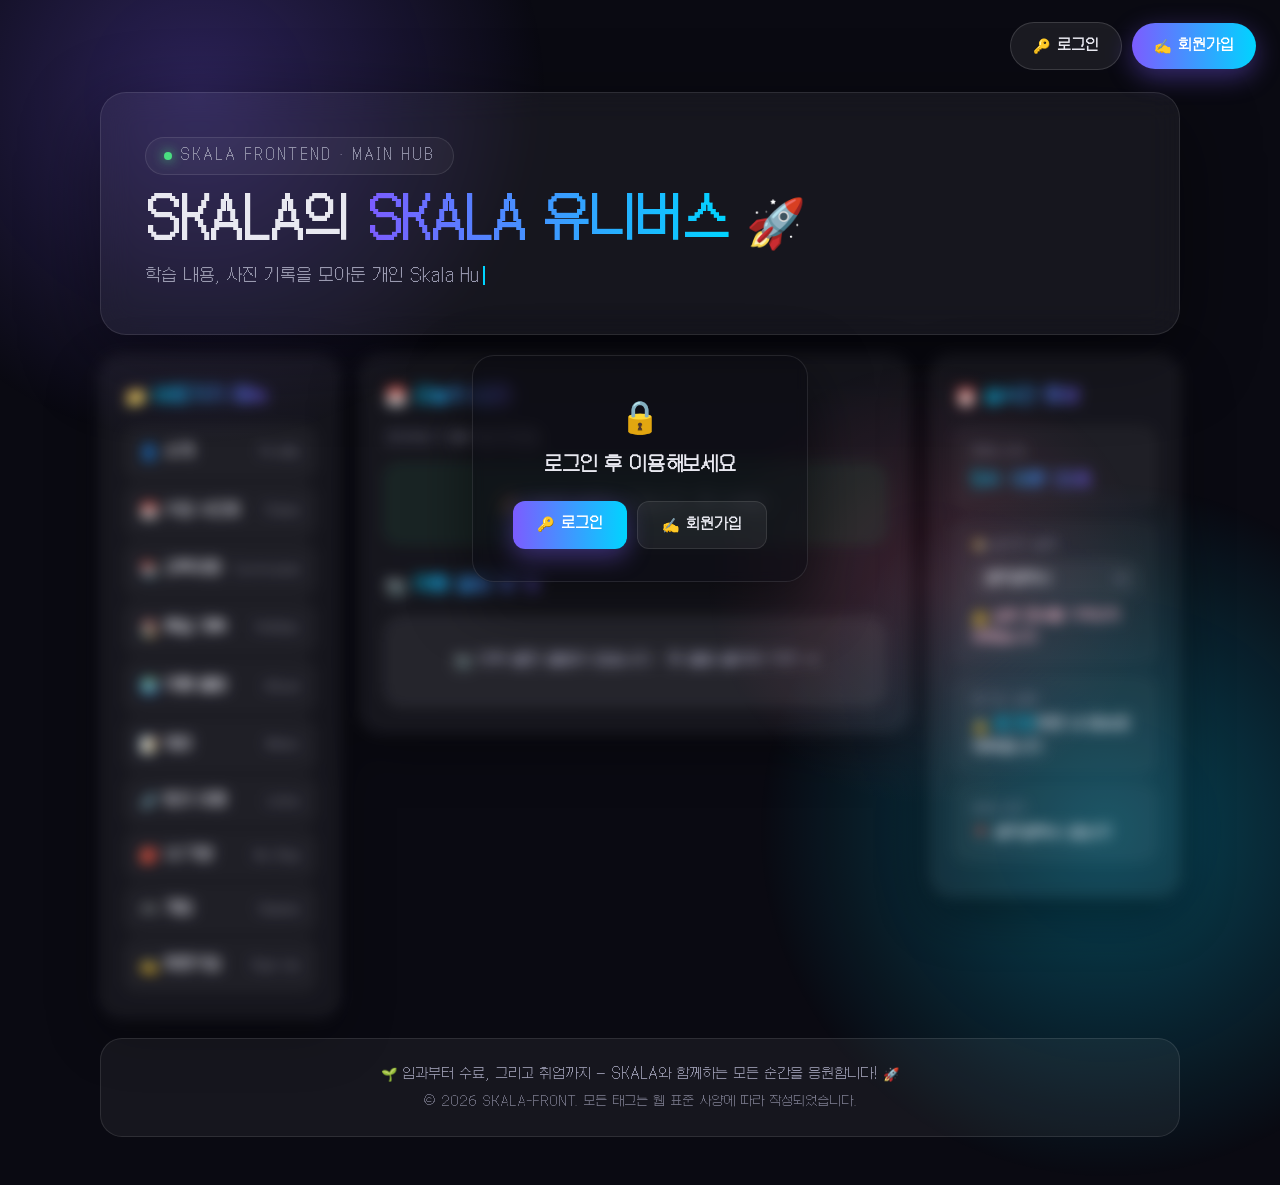
<file: html/index.html>
<!DOCTYPE html>
<html lang="ko">
<head>
    <meta charset="UTF-8">
    <meta name="viewport" content="width=device-width, initial-scale=1.0">
    <meta name="darkreader-lock">
    <title>SKALA 유니버스</title>
    <link rel="icon" href="data:image/svg+xml,<svg xmlns=%22http://www.w3.org/2000/svg%22 viewBox=%220 0 100 100%22><text y=%22.9em%22 font-size=%2290%22>🚀</text></svg>">
    <link rel="stylesheet" href="../css/global.css">
    <link rel="stylesheet" href="../css/index.css">
</head>
<body>
    <div class="aurora">
        <span></span><span></span><span></span>
    </div>

    <div class="container">
    <div id="auth-area"></div>

    <div class="shell">
        <header class="site-header">
            <div class="badge"><span class="dot"></span>SKALA FRONTEND · MAIN HUB</div>
            <h1><span data-personal="name" data-fallback="SKALA">SKALA</span>의
                <span class="gradient">SKALA 유니버스</span> 🚀</h1>
            <p class="tagline"><span class="typing" id="typing"></span></p>
        </header>

        <!-- 로그인 전에는 이 안쪽 전체가 흐리게 덮인다 -->
        <div class="gated" id="gated">
        <div class="layout">
            <nav class="panel site-nav">
                <h2>📁 <span class="accent">바로가기 메뉴</span></h2>
                <ul>
                    <li><a href="myProfile.html" class="nav-link">👤 소개 <span class="en">Profile</span></a></li>
                    <li><a href="myClass.html" class="nav-link">📅 수업 시간표 <span class="en">Class</span></a></li>
                    <li><a href="myCurriculum.html" class="nav-link">📚 교육과정 <span class="en">Curriculum</span></a></li>
                    <li><a href="myHoliday.html" class="nav-link">🏖️ 휴일 계획 <span class="en">Holiday</span></a></li>
                    <li><a href="myTrip.html" class="nav-link">🌍 여행 앨범 <span class="en">Album</span></a></li>
                    <li><a href="myMemo.html" class="nav-link">📝 메모 <span class="en">Memo</span></a></li>
                    <li><button type="button" class="nav-link" id="linksMenuBtn">🔗 링크 모음 <span class="en">Links</span></button></li>
                    <li><button type="button" class="nav-link" id="bagMenuBtn">🎒 내 가방 <span class="en">My Bag</span></button></li>
                    <li><button type="button" class="nav-link" id="gameMenuBtn">🎮 게임 <span class="en">Games</span></button></li>
                    <!-- 이미 로그인한 회원에게는 회원가입 메뉴를 보여주지 않는다 -->
                    <li data-auth="out" hidden>
                        <a href="signUp.html" class="nav-link">✍️ 회원가입 <span class="en">Sign Up</span></a>
                    </li>
                </ul>
            </nav>

            <main class="panel site-main">
                <h2>📅 <span class="accent">오늘의 일정</span></h2>
                <p class="today-date" id="todayDate"></p>
                <div id="todayBox"></div>

                <section class="best-cut">
                    <h2>📷 <span class="accent">여행 앨범 한 컷</span></h2>
                    <figure id="albumCut"></figure>
                </section>
            </main>

            <aside class="panel site-aside">
                <h2>⏰ <span class="accent">실시간 정보</span></h2>

                <div class="info-item">
                    <span class="k">현재 시각</span>
                    <span class="v" id="clock">--:--:--</span>
                </div>
                <div class="info-item weather-item">
                    <span class="k">🌤️ 실시간 날씨</span>
                    <select id="weatherCity" class="weather-select">
                        <option value="gwangju">광주광역시</option>
                        <option value="seoul">서울특별시</option>
                        <option value="busan">부산광역시</option>
                        <option value="daegu">대구광역시</option>
                        <option value="incheon">인천광역시</option>
                        <option value="daejeon">대전광역시</option>
                    </select>
                    <div class="weather-result" id="weatherResult">
                        <span class="weather-loading">🔄 불러오는 중...</span>
                    </div>
                </div>
                <div class="info-item" data-auth="out" hidden>
                    <span class="k">로그인 상태</span>
                    <span class="v">🔒 <a href="logIn.html">로그인</a>하면 내 정보로 채워집니다</span>
                </div>
                <div class="info-item">
                    <span class="k">현재 위치</span>
                    <span class="v">📍 광주광역시 광산구</span>
                </div>
                <div class="info-item" data-auth="in" hidden>
                    <span class="k">🔔 입실·퇴실 알림 (평일 8:50 / 17:50)</span>
                    <div class="alarm-mini" id="alarmMini"></div>
                    <ul class="checklist" id="checklist"></ul>
                </div>
            </aside>
        </div>

            <div class="gate-veil" data-auth="out" hidden>
                <div class="gate-box">
                    <p class="gate-icon">🔒</p>
                    <p class="gate-text">로그인 후 이용해보세요</p>
                    <div class="gate-actions">
                        <a href="logIn.html" class="gate-btn gate-btn--primary">🔑 로그인</a>
                        <a href="signUp.html" class="gate-btn gate-btn--ghost">✍️ 회원가입</a>
                    </div>
                </div>
            </div>
        </div>

        <footer class="site-footer">
            <p>🌱 입과부터 수료, 그리고 취업까지 — SKALA와 함께하는 모든 순간을 응원합니다! 🚀</p>
            <p class="copy">© 2026 SKALA-FRONT. 모든 태그는 웹 표준 사양에 따라 작성되었습니다.</p>
        </footer>
    </div>
    </div>

    <!-- 링크 모음 창 -->
    <dialog id="linksDialog">
        <div class="dlg-body">
            <p class="dlg-title">🔗 링크 모음</p>
            <p class="dlg-sub">자주 쓰는 외부 링크예요. 누르면 새 탭에서 열립니다.</p>
            <div class="game-choices">
                <a class="game-choice" href="https://theskala.slack.com/docs/T089ENT4A2D/F0BHKPV6Q3A" target="_blank" rel="noopener">
                    <span class="game-icon">🚀</span>
                    <span class="game-info">
                        <span class="game-name">SKALA 온보딩</span>
                        <span class="game-desc">Slack 온보딩 문서 열기</span>
                    </span>
                </a>
                <a class="game-choice" href="https://zoom.us/join" target="_blank" rel="noopener">
                    <span class="game-icon">🎥</span>
                    <span class="game-info">
                        <span class="game-name">Zoom 참여</span>
                        <span class="game-desc">회의 참여 페이지 열기</span>
                    </span>
                </a>
                <a class="game-choice" href="https://student.skala-ai.com/login" target="_blank" rel="noopener">
                    <span class="game-icon">📋</span>
                    <span class="game-info">
                        <span class="game-name">출결현황 확인</span>
                        <span class="game-desc">SKALA 학생 포털 로그인</span>
                    </span>
                </a>
            </div>
            <div class="dlg-actions">
                <button type="button" class="dlg-cancel" id="linksCloseBtn">닫기</button>
            </div>
        </div>
    </dialog>

    <!-- 내 가방 창 -->
    <dialog id="bagDialog">
        <div class="dlg-body">
            <p class="dlg-title">🎒 내 가방</p>
            <p class="dlg-sub">가방 속 물품과 개수를 적어두세요.</p>

            <div class="bag-add-row">
                <input type="text" id="bagNameInput" placeholder="물품 이름" maxlength="20">
                <input type="number" id="bagCountInput" placeholder="개수" min="1" max="99">
                <button type="button" id="bagAddBtn">추가</button>
            </div>
            <p class="game-feedback" id="bagAddFeedback"></p>

            <ul class="bag-list" id="bagList"></ul>
            <p class="game-meta" id="bagTotal"></p>
            <div class="dlg-actions">
                <button type="button" class="dlg-cancel" id="bagCloseBtn">닫기</button>
            </div>
        </div>
    </dialog>

    <!-- 게임 선택 창 -->
    <dialog id="gameDialog">
        <div class="dlg-body">
            <p class="dlg-title">🎮 게임 선택</p>
            <p class="dlg-sub">하고 싶은 게임을 골라주세요.</p>
            <div class="game-choices">
                <button type="button" class="game-choice" id="startUpDownBtn">
                    <span class="game-icon">🔢</span>
                    <span class="game-info">
                        <span class="game-name">Up-Down 숫자 맞추기</span>
                        <span class="game-desc">1~50 사이 컴퓨터가 정한 숫자를 맞혀보세요</span>
                    </span>
                </button>
                <button type="button" class="game-choice" id="startGradeBtn">
                    <span class="game-icon">📊</span>
                    <span class="game-info">
                        <span class="game-name">성적 계산기</span>
                        <span class="game-desc">3과목 점수를 입력하면 평균과 합격 여부를 알려줘요</span>
                    </span>
                </button>
                <button type="button" class="game-choice" id="startSnakeBtn">
                    <span class="game-icon">🐍</span>
                    <span class="game-info">
                        <span class="game-name">스네이크</span>
                        <span class="game-desc">방향키로 조작해서 먹이를 먹고 5위 안에 들어보세요</span>
                    </span>
                </button>
            </div>
            <div class="dlg-actions">
                <button type="button" class="dlg-cancel" id="gameDialogCloseBtn">닫기</button>
            </div>
        </div>
    </dialog>

    <!-- Up-Down 게임 진행 창 -->
    <dialog id="upDownDialog">
        <div class="dlg-body">
            <p class="dlg-title">🔢 Up-Down 숫자 맞추기</p>
            <p class="dlg-sub">컴퓨터가 1~50 사이의 숫자를 정했어요. 맞혀보세요!</p>

            <div class="game-input-row">
                <input type="number" id="upDownInput" min="1" max="50" placeholder="1~50 사이 숫자">
                <button type="button" id="upDownSubmitBtn">확인</button>
            </div>

            <p class="game-feedback" id="upDownFeedback">숫자를 입력하고 확인을 눌러보세요.</p>
            <p class="game-meta" id="upDownTries">시도 횟수: 0번</p>

            <div class="dlg-actions">
                <button type="button" class="dlg-cancel" id="upDownCloseBtn">닫기</button>
                <button type="button" class="dlg-save" id="upDownRestartBtn" hidden>다시 하기</button>
            </div>
        </div>
    </dialog>

    <!-- 성적 계산기 진행 창 -->
    <dialog id="gradeDialog">
        <div class="dlg-body">
            <p class="dlg-title">📊 성적 계산기</p>
            <p class="dlg-sub">3과목 점수를 차례로 입력하면 평균과 합격 여부를 알려드려요.
                <strong>평균 60점 이상이면 합격입니다.</strong></p>

            <p class="game-meta" id="gradeSubjectLabel">HTML 점수를 입력하세요</p>
            <div class="game-input-row">
                <input type="number" id="gradeInput" min="0" max="100" placeholder="점수 (0~100)">
                <button type="button" id="gradeSubmitBtn">다음</button>
            </div>

            <p class="game-feedback" id="gradeFeedback"></p>

            <div class="dlg-actions">
                <button type="button" class="dlg-cancel" id="gradeCloseBtn">닫기</button>
                <button type="button" class="dlg-save" id="gradeRestartBtn" hidden>다시 하기</button>
            </div>
        </div>
    </dialog>

    <!-- 스네이크 게임 진행 창 -->
    <dialog id="snakeDialog">
        <div class="dlg-body">
            <p class="dlg-title">🐍 스네이크</p>
            <p class="dlg-sub">방향키(↑ ↓ ← →)로 뱀을 움직여 먹이를 먹으세요. 벽이나 몸통에 부딪히면 끝나요.</p>

            <div class="snake-stage">
                <div class="snake-canvas-wrap">
                    <canvas id="snakeCanvas" width="288" height="288"></canvas>
                    <button type="button" class="snake-overlay-btn" id="snakeRestartBtn" hidden>🔄 다시 하기</button>
                </div>
                <p class="game-meta" id="snakeScore">점수: 0</p>
                <p class="game-feedback" id="snakeFeedback"></p>
            </div>

            <div class="snake-board">
                <p class="snake-board-title">🏆 나의 TOP 3</p>
                <ol class="snake-board-list" id="snakeBoardList"></ol>
            </div>

            <div class="dlg-actions">
                <button type="button" class="dlg-cancel" id="snakeCloseBtn">닫기</button>
            </div>
        </div>
    </dialog>

    <script src="../js/core/auth.js"></script>
    <script src="../js/data/timetable.js"></script>
    <script src="../js/features/alarms.js"></script>
    <script type="module" src="../js/features/realtimeInfo.js"></script>
    <script src="../script/bag.js"></script>
    <script src="../script/upDown.js"></script>
    <script src="../script/grade.js"></script>
    <script src="../script/snake.js"></script>
    <script>
        function pad2(n) { return String(n).padStart(2, "0"); }
        function localDateKey(d) { return d.getFullYear() + "-" + pad2(d.getMonth() + 1) + "-" + pad2(d.getDate()); }

        // ── 오늘의 일정 (수업 시간표 + 오늘 날짜의 휴일 계획을 합쳐서 보여준다) ──
        const todayDate = document.getElementById("todayDate");
        const todayBox = document.getElementById("todayBox");

        function renderToday() {
            const now = new Date();
            const today = Timetable.today(now);

            todayDate.textContent = today.date.toLocaleDateString("ko-KR", {
                year: "numeric", month: "long", day: "numeric"
            }) + " " + today.dayName;

            // 수업 시간표 항목
            const items = today.items.map((item) => ({
                start: item.start, end: item.end, icon: item.icon, title: item.title,
                state: item.state, isPlan: false
            }));

            // 오늘 날짜의 휴일 계획 (시간표와 무관하게, 시간이 있으면 그 시각 기준으로 끼워 넣는다)
            const user = Auth.currentUser();
            const plans = user ? (Auth.getHolidays(user.userId) || []) : [];
            const todayKey = localDateKey(now);
            const nowMins = now.getHours() * 60 + now.getMinutes();

            plans.filter((p) => p.date === todayKey).forEach((p) => {
                const mins = p.time ? Timetable.toMinutes(p.time) : -1;
                items.push({
                    start: p.time || "", end: "", icon: "📌", title: p.title,
                    state: p.time ? (nowMins >= mins ? "past" : "next") : "next",
                    isPlan: true, allDay: !p.time, sortMins: p.time ? mins : -1
                });
            });

            if (!items.length) {
                todayBox.replaceChildren(
                    Object.assign(document.createElement("p"), {
                        className: "today-empty",
                        textContent: "🎉 오늘은 일정이 없습니다. 푹 쉬세요!"
                    })
                );
                return;
            }

            // 시간 순으로 정렬한다 (하루 종일 계획은 맨 앞에 둔다)
            items.forEach((it) => { if (it.sortMins === undefined) it.sortMins = Timetable.toMinutes(it.start); });
            items.sort((a, b) => a.sortMins - b.sortMins);

            const list = document.createElement("ul");
            list.className = "today-list";

            // 아직 시작하지 않은 항목 중 첫 번째에만 "다음" 표시를 붙인다
            const nextIndex = items.findIndex((item) => item.state === "next");

            items.forEach((item, i) => {
                const li = document.createElement("li");
                li.className = item.state + (item.isPlan ? " is-plan" : "");

                const time = document.createElement("span");
                time.className = "time";
                time.textContent = item.allDay ? "하루 종일" : (item.end ? item.start + " - " + item.end : item.start);

                const name = document.createElement("span");
                name.className = "name";
                name.textContent = item.icon + " " + item.title;

                li.append(time, name);

                if (item.isPlan) {
                    const tag = document.createElement("span");
                    tag.className = "plan-tag";
                    tag.textContent = "휴일 계획";
                    li.append(tag);
                } else if (item.state === "now") {
                    const tag = document.createElement("span");
                    tag.className = "now-tag";
                    tag.innerHTML = '<span class="dot"></span>진행 중';
                    li.append(tag);
                } else if (i === nextIndex) {
                    const tag = document.createElement("span");
                    tag.className = "next-tag";
                    tag.textContent = "다음 →";
                    li.append(tag);
                }

                list.append(li);
            });

            todayBox.replaceChildren(list);
        }

        renderToday();
        // 수업/계획이 바뀌는 순간을 놓치지 않도록 1분마다 다시 그린다
        setInterval(renderToday, 60000);

        // ── 입실·퇴실 알림 미니 위젯 ──
        const alarmMini = document.getElementById("alarmMini");
        function renderAlarmMini() {
            if (!alarmMini) return;
            const p = Alarms.permission();
            if (p === "granted") {
                alarmMini.innerHTML =
                    '<span class="alarm-mini-on">🔔 켜짐</span>' +
                    '<button type="button" class="alarm-mini-btn" id="alarmMiniTest">테스트</button>';
                document.getElementById("alarmMiniTest").addEventListener("click", () => {
                    Alarms.fire("🧪 테스트 알림", "이렇게 알림이 잘 뜨는지 확인해 보세요!", "test-" + Date.now());
                });
            } else if (p === "denied") {
                alarmMini.innerHTML = '<span class="alarm-mini-off">🔕 브라우저에서 차단됨</span>';
            } else if (p === "unsupported") {
                alarmMini.innerHTML = '<span class="alarm-mini-off">지원 안 됨</span>';
            } else {
                alarmMini.innerHTML = '<button type="button" class="alarm-mini-btn" id="alarmMiniOn">🔔 알림 켜기</button>';
                document.getElementById("alarmMiniOn").addEventListener("click", async () => {
                    await Alarms.requestPermission();
                    renderAlarmMini();
                });
            }
        }
        renderAlarmMini();

        // ── 입·퇴실 체크 목록 ──
        var CHECKLIST_ITEMS = [
            { id: "checkin", label: "입실 체크" },
            { id: "checkout", label: "퇴실 체크" }
        ];
        const checklistBox = document.getElementById("checklist");
        function renderChecklist() {
            if (!checklistBox) return;
            const user = Auth.currentUser();
            if (!user) return;
            const checked = Auth.getChecklist(user.userId);

            checklistBox.replaceChildren(...CHECKLIST_ITEMS.map((item) => {
                const li = document.createElement("li");
                const label = document.createElement("label");
                const box = document.createElement("input");
                box.type = "checkbox";
                box.checked = !!checked[item.id];
                box.addEventListener("change", () => {
                    checked[item.id] = box.checked;
                    Auth.saveChecklist(user.userId, checked);
                    label.classList.toggle("done", box.checked);
                });
                label.className = box.checked ? "done" : "";
                const text = document.createElement("span");
                text.textContent = item.label;
                label.append(box, text);
                li.append(label);
                return li;
            }));
        }
        renderChecklist();
        document.addEventListener("auth:change", renderChecklist);

        // ── 여행 앨범 한 컷 ──
        // 내 앨범(가입 시 자동으로 들어있는 SKALA 기본 앨범 포함) 중 날짜에 따라 하나를 보여준다.
        // Auth.getAlbums가 회원마다 처음 조회할 때 SKALA 기본 앨범을 자동으로 심어주므로
        // 앨범이 하나도 없는 경우는 그 기본 앨범조차 지운 회원뿐이다.
        function renderAlbumCut() {
            const box = document.getElementById("albumCut");
            const user = Auth.currentUser();
            const mine = user ? Auth.getAlbums(user.userId).filter((a) => a.photos && a.photos.length) : [];

            if (!mine.length) {
                box.replaceChildren(
                    Object.assign(document.createElement("a"), {
                        href: "myTrip.html",
                        className: "cut-empty",
                        textContent: "📷 아직 올린 앨범이 없습니다 · 첫 앨범 올리러 가기 →"
                    })
                );
                return;
            }

            const dayNumber = Math.floor(Date.now() / 86400000);
            const cut = mine[dayNumber % mine.length];
            const cover = cut.photos[cut.thumbnailIndex || 0] || cut.photos[0];

            const link = document.createElement("a");
            link.href = "myTrip.html";
            link.className = "cut-link";

            const img = document.createElement("img");
            img.src = cover.src;
            img.alt = cut.title || "내가 올린 여행 사진";

            const caption = document.createElement("figcaption");
            caption.textContent = (cut.title || "여행 앨범") + " · 앨범 전체 보기 →";

            link.append(img);
            box.replaceChildren(link, caption);
        }

        // ── 로그인 상태가 바뀔 때 ──
        document.addEventListener("auth:change", (e) => {
            // 로그인 전에는 헤더 아래를 흐리게 덮는다
            document.getElementById("gated").classList.toggle("locked", !e.detail.user);
            renderAlbumCut();
            renderToday();
            renderAlarmMini();
        });

        // 타이핑 효과
        const phrases = [
            "학습 내용, 사진 기록을 모아둔 개인 Skala Hub 페이지입니다.",
            "왼쪽 메뉴에서 Skala 일상을 기록해 보세요",
            "오늘도 즐겁게 코딩해 볼까요?",
            "입실 퇴실 잊지않게 안내드려요"
        ];
        const typingEl = document.getElementById("typing");
        let pi = 0, ci = 0, deleting = false;

        function type() {
            const current = phrases[pi];
            typingEl.textContent = current.slice(0, ci);
            if (!deleting) {
                if (ci < current.length) { ci++; setTimeout(type, 55); }
                else { deleting = true; setTimeout(type, 2200); }
            } else {
                if (ci > 0) { ci--; setTimeout(type, 25); }
                else { deleting = false; pi = (pi + 1) % phrases.length; setTimeout(type, 400); }
            }
        }
        type();

        // 실시간 시계
        const clockEl = document.getElementById("clock");
        function tick() {
            clockEl.textContent = new Date().toLocaleTimeString("ko-KR", { hour12: false });
        }
        tick();
        setInterval(tick, 1000);

        // 색종이 폭죽
        const colors = ["#7c5cff", "#00d4ff", "#ff5c8a", "#4ade80", "#facc15"];

        function fireConfetti(x, y) {
            for (let i = 0; i < 40; i++) {
                const c = document.createElement("div");
                c.style.cssText = `
                    position: fixed;
                    left: ${x}px;
                    top: ${y}px;
                    width: ${Math.random() * 8 + 4}px;
                    height: ${Math.random() * 8 + 4}px;
                    background: ${colors[Math.floor(Math.random() * colors.length)]};
                    border-radius: ${Math.random() > 0.5 ? "50%" : "2px"};
                    pointer-events: none;
                    z-index: 999;
                `;
                document.body.appendChild(c);
                const angle = Math.random() * Math.PI * 2;
                const velocity = Math.random() * 300 + 150;
                c.animate([
                    { transform: "translate(0, 0) rotate(0deg)", opacity: 1 },
                    { transform: `translate(${Math.cos(angle) * velocity}px, ${Math.sin(angle) * velocity + 250}px) rotate(${Math.random() * 720}deg)`, opacity: 0 }
                ], { duration: 1200 + Math.random() * 600, easing: "cubic-bezier(0.1, 0.8, 0.3, 1)" })
                .onfinish = () => c.remove();
            }
        }

        // 메뉴 클릭 → 폭죽을 터뜨린 뒤 이동 (링크가 아닌 게임 버튼은 대상에서 제외)
        document.querySelectorAll("a.nav-link").forEach((link) => {
            link.addEventListener("click", (e) => {
                // 새 탭으로 여는 클릭은 기본 동작을 그대로 둔다
                if (e.metaKey || e.ctrlKey || e.shiftKey || e.button !== 0) return;

                e.preventDefault();
                const rect = link.getBoundingClientRect();
                fireConfetti(rect.left + rect.width / 2, rect.top + rect.height / 2);
                setTimeout(() => { window.location.href = link.href; }, 700);
            });
        });

        // ── 링크 모음: 이동 대신 외부 링크 목록 창을 연다 ──
        const linksMenuBtn = document.getElementById("linksMenuBtn");
        const linksDialog = document.getElementById("linksDialog");

        linksMenuBtn.addEventListener("click", () => {
            const rect = linksMenuBtn.getBoundingClientRect();
            fireConfetti(rect.left + rect.width / 2, rect.top + rect.height / 2);
            linksDialog.showModal();
        });
        document.getElementById("linksCloseBtn").addEventListener("click", () => linksDialog.close());

        // ── 내 가방: 이동 대신 가방 창을 연다 (물품은 회원별로 입력·저장) ──
        const bagMenuBtn = document.getElementById("bagMenuBtn");
        const bagDialog = document.getElementById("bagDialog");
        const bagNameInput = document.getElementById("bagNameInput");
        const bagCountInput = document.getElementById("bagCountInput");
        const bagAddFeedback = document.getElementById("bagAddFeedback");

        bagMenuBtn.addEventListener("click", () => {
            const rect = bagMenuBtn.getBoundingClientRect();
            fireConfetti(rect.left + rect.width / 2, rect.top + rect.height / 2);
            bagNameInput.value = "";
            bagCountInput.value = "";
            bagAddFeedback.textContent = "";
            bagAddFeedback.className = "game-feedback";
            showMyBag();
            bagDialog.showModal();
            bagNameInput.focus();
        });
        document.getElementById("bagCloseBtn").addEventListener("click", () => bagDialog.close());

        function submitBagItem() {
            const ok = addBagItem(bagNameInput.value, bagCountInput.value);
            if (!ok) {
                bagAddFeedback.textContent = "물품 이름과 개수(1개 이상)를 입력해 주세요.";
                bagAddFeedback.className = "game-feedback warn";
                return;
            }
            bagAddFeedback.textContent = "";
            bagAddFeedback.className = "game-feedback";
            bagNameInput.value = "";
            bagCountInput.value = "";
            bagNameInput.focus();
        }

        document.getElementById("bagAddBtn").addEventListener("click", submitBagItem);
        bagNameInput.addEventListener("keydown", (e) => { if (e.key === "Enter") submitBagItem(); });
        bagCountInput.addEventListener("keydown", (e) => { if (e.key === "Enter") submitBagItem(); });

        // ── 게임 메뉴: 이동 대신 게임 선택 창을 연다 ──
        const gameMenuBtn = document.getElementById("gameMenuBtn");
        const gameDialog = document.getElementById("gameDialog");

        gameMenuBtn.addEventListener("click", () => {
            const rect = gameMenuBtn.getBoundingClientRect();
            fireConfetti(rect.left + rect.width / 2, rect.top + rect.height / 2);
            gameDialog.showModal();
        });
        document.getElementById("gameDialogCloseBtn").addEventListener("click", () => gameDialog.close());

        // ── Up-Down 게임: 알림창(alert) 대신 이 모달 안에서 진행 상태가 바뀐다 ──
        const upDownDialog = document.getElementById("upDownDialog");
        const upDownInput = document.getElementById("upDownInput");
        const upDownFeedback = document.getElementById("upDownFeedback");
        const upDownTries = document.getElementById("upDownTries");
        const upDownSubmitBtn = document.getElementById("upDownSubmitBtn");
        const upDownRestartBtn = document.getElementById("upDownRestartBtn");

        function resetUpDownUI() {
            UpDownGame.start();
            upDownInput.value = "";
            upDownInput.disabled = false;
            upDownSubmitBtn.disabled = false;
            upDownFeedback.textContent = "숫자를 입력하고 확인을 눌러보세요.";
            upDownFeedback.className = "game-feedback";
            upDownTries.textContent = "시도 횟수: 0번";
            upDownRestartBtn.hidden = true;
        }

        function submitUpDownGuess() {
            const r = UpDownGame.guess(upDownInput.value.trim());
            if (r.result === "invalid") {
                upDownFeedback.textContent = "숫자를 입력해 주세요.";
                upDownFeedback.className = "game-feedback warn";
                return;
            }
            upDownTries.textContent = "시도 횟수: " + r.tries + "번";
            upDownInput.value = "";

            if (r.result === "down") {
                upDownFeedback.textContent = "⬇️ Down!";
                upDownFeedback.className = "game-feedback down";
                upDownInput.focus();
            } else if (r.result === "up") {
                upDownFeedback.textContent = "⬆️ Up!";
                upDownFeedback.className = "game-feedback up";
                upDownInput.focus();
            } else {
                upDownFeedback.textContent = "🎉 축하합니다! " + r.tries + "번 만에 맞추셨습니다!";
                upDownFeedback.className = "game-feedback win";
                upDownInput.disabled = true;
                upDownSubmitBtn.disabled = true;
                upDownRestartBtn.hidden = false;
            }
        }

        upDownSubmitBtn.addEventListener("click", submitUpDownGuess);
        upDownInput.addEventListener("keydown", (e) => { if (e.key === "Enter") submitUpDownGuess(); });
        upDownRestartBtn.addEventListener("click", resetUpDownUI);
        document.getElementById("upDownCloseBtn").addEventListener("click", () => upDownDialog.close());

        document.getElementById("startUpDownBtn").addEventListener("click", () => {
            gameDialog.close();
            resetUpDownUI();
            upDownDialog.showModal();
            upDownInput.focus();
        });

        // ── 성적 계산기: 알림창(alert) 대신 이 모달 안에서 진행 상태가 바뀐다 ──
        const gradeDialog = document.getElementById("gradeDialog");
        const gradeInput = document.getElementById("gradeInput");
        const gradeSubjectLabel = document.getElementById("gradeSubjectLabel");
        const gradeFeedback = document.getElementById("gradeFeedback");
        const gradeSubmitBtn = document.getElementById("gradeSubmitBtn");
        const gradeRestartBtn = document.getElementById("gradeRestartBtn");

        function resetGradeUI() {
            GradeCalculator.start();
            gradeInput.value = "";
            gradeInput.disabled = false;
            gradeSubmitBtn.disabled = false;
            gradeFeedback.textContent = "";
            gradeFeedback.className = "game-feedback";
            gradeSubjectLabel.textContent = GradeCalculator.currentSubject() + " 점수를 입력하세요.";
            gradeRestartBtn.hidden = true;
        }

        function submitGradeScore() {
            const r = GradeCalculator.submit(gradeInput.value.trim());
            if (r.result === "invalid") {
                gradeFeedback.textContent = "숫자를 입력해 주세요.";
                gradeFeedback.className = "game-feedback warn";
                return;
            }
            gradeInput.value = "";

            if (r.result === "next") {
                gradeSubjectLabel.textContent = r.subject + " 점수를 입력하세요.";
                gradeFeedback.textContent = "";
                gradeFeedback.className = "game-feedback";
                gradeInput.focus();
            } else {
                gradeSubjectLabel.textContent = "결과";
                gradeFeedback.innerHTML =
                    "총점: " + r.total + "점, 평균: " + r.average.toFixed(1) + "점 (합격 기준 " + r.passScore + "점 이상)<br>" +
                    (r.pass ? "✅ 합격입니다!" : "❌ 불합격입니다.");
                gradeFeedback.className = "game-feedback " + (r.pass ? "win" : "down");
                gradeInput.disabled = true;
                gradeSubmitBtn.disabled = true;
                gradeRestartBtn.hidden = false;
            }
        }

        gradeSubmitBtn.addEventListener("click", submitGradeScore);
        gradeInput.addEventListener("keydown", (e) => { if (e.key === "Enter") submitGradeScore(); });
        gradeRestartBtn.addEventListener("click", resetGradeUI);
        document.getElementById("gradeCloseBtn").addEventListener("click", () => gradeDialog.close());

        document.getElementById("startGradeBtn").addEventListener("click", () => {
            gameDialog.close();
            resetGradeUI();
            gradeDialog.showModal();
            gradeInput.focus();
        });

        // ── 스네이크: 방향키로 조작하는 캔버스 게임, 상위 5위까지 순위표에 남는다 ──
        const snakeDialog = document.getElementById("snakeDialog");
        const snakeCanvas = document.getElementById("snakeCanvas");
        const snakeCtx = snakeCanvas.getContext("2d");
        const snakeScoreEl = document.getElementById("snakeScore");
        const snakeFeedback = document.getElementById("snakeFeedback");
        const snakeRestartBtn = document.getElementById("snakeRestartBtn");
        const snakeBoardList = document.getElementById("snakeBoardList");

        const SNAKE_TICK_MS = 130;
        const SNAKE_CELL = snakeCanvas.width / 18; // snake.js의 COLS/ROWS(18)와 맞춘 칸 크기
        let snakeTimer = null;
        let snakeCountdownTimer = null;

        function drawSnake(state) {
            snakeCtx.fillStyle = "#0a0a12";
            snakeCtx.fillRect(0, 0, snakeCanvas.width, snakeCanvas.height);

            snakeCtx.fillStyle = "#ff5c8a";
            snakeCtx.fillRect(state.food.x * SNAKE_CELL + 2, state.food.y * SNAKE_CELL + 2, SNAKE_CELL - 4, SNAKE_CELL - 4);

            state.snake.forEach((seg, i) => {
                snakeCtx.fillStyle = i === 0 ? "#00d4ff" : "#7c5cff";
                snakeCtx.fillRect(seg.x * SNAKE_CELL + 1, seg.y * SNAKE_CELL + 1, SNAKE_CELL - 2, SNAKE_CELL - 2);
            });
        }

        // 시작 전 보드 위에 반투명 막을 깔고 큰 숫자(또는 문구)를 겹쳐 그린다
        function drawSnakeOverlay(state, label) {
            drawSnake(state);
            snakeCtx.fillStyle = "rgba(10, 10, 18, 0.55)";
            snakeCtx.fillRect(0, 0, snakeCanvas.width, snakeCanvas.height);
            snakeCtx.fillStyle = "#e8e8f0";
            snakeCtx.font = "800 " + (snakeCanvas.width * 0.22) + "px -apple-system, sans-serif";
            snakeCtx.textAlign = "center";
            snakeCtx.textBaseline = "middle";
            snakeCtx.fillText(label, snakeCanvas.width / 2, snakeCanvas.height / 2);
        }

        // 게임 오버 시 보드 위에 반투명 막만 깔아, 그 위에 겹쳐진 "다시 하기" 버튼이 도드라지게 한다
        function drawSnakeGameOver(state) {
            drawSnake(state);
            snakeCtx.fillStyle = "rgba(10, 10, 18, 0.7)";
            snakeCtx.fillRect(0, 0, snakeCanvas.width, snakeCanvas.height);
        }

        function renderSnakeBoard() {
            const user = Auth.currentUser();
            const scores = user ? SnakeGame.getScores(user.userId) : [];
            if (!scores.length) {
                snakeBoardList.innerHTML = '<li class="snake-board-empty">아직 기록이 없습니다. 첫 기록을 남겨보세요!</li>';
                return;
            }
            snakeBoardList.innerHTML = scores.map((s) => {
                const dateLabel = new Date(s.at).toLocaleDateString("ko-KR", { month: "numeric", day: "numeric" });
                return "<li><span class=\"snake-board-name\">" + dateLabel +
                    "</span><span class=\"snake-board-score\">" + s.score + "점</span></li>";
            }).join("");
        }

        function stopSnakeLoop() {
            if (snakeTimer) { clearInterval(snakeTimer); snakeTimer = null; }
            if (snakeCountdownTimer) { clearInterval(snakeCountdownTimer); snakeCountdownTimer = null; }
        }

        function endSnakeGame(state) {
            stopSnakeLoop();
            drawSnakeGameOver(state);

            const user = Auth.currentUser();
            const result = user ? SnakeGame.recordScore(user.userId, state.score) : { rank: null };

            snakeFeedback.textContent = result.rank
                ? "💥 게임 오버! " + state.score + "점으로 나의 " + result.rank + "위 기록에 올랐습니다!"
                : "💥 게임 오버! 최종 점수 " + state.score + "점";
            snakeFeedback.className = "game-feedback " + (result.rank ? "win" : "down");
            snakeRestartBtn.hidden = false;
            renderSnakeBoard();
        }

        function snakeStep() {
            const state = SnakeGame.tick();
            drawSnake(state);
            snakeScoreEl.textContent = "점수: " + state.score;
            if (!state.alive) endSnakeGame(state);
        }

        function startSnakeGame() {
            stopSnakeLoop();
            const state = SnakeGame.start();
            snakeScoreEl.textContent = "점수: 0";
            snakeFeedback.textContent = "";
            snakeFeedback.className = "game-feedback";
            snakeRestartBtn.hidden = true;
            renderSnakeBoard();

            // 시작하기 전에 3·2·1 카운트다운을 보여준 다음 실제 게임 루프를 돈다
            let count = 3;
            drawSnakeOverlay(state, String(count));
            snakeCountdownTimer = setInterval(() => {
                count--;
                if (count > 0) {
                    drawSnakeOverlay(state, String(count));
                    return;
                }
                clearInterval(snakeCountdownTimer);
                snakeCountdownTimer = null;
                drawSnake(state);
                snakeTimer = setInterval(snakeStep, SNAKE_TICK_MS);
            }, 800);
        }

        const SNAKE_KEYS = {
            ArrowUp: [0, -1], ArrowDown: [0, 1], ArrowLeft: [-1, 0], ArrowRight: [1, 0]
        };

        function handleSnakeKeydown(e) {
            if (!snakeDialog.open) return;
            const move = SNAKE_KEYS[e.key];
            if (!move) return;
            e.preventDefault(); // 방향키로 뒤쪽 페이지가 스크롤되지 않도록 막는다
            SnakeGame.setDirection(move[0], move[1]);
        }

        document.getElementById("startSnakeBtn").addEventListener("click", () => {
            gameDialog.close();
            snakeDialog.showModal();
            startSnakeGame();
        });
        snakeRestartBtn.addEventListener("click", startSnakeGame);
        document.getElementById("snakeCloseBtn").addEventListener("click", () => snakeDialog.close());

        // document에 걸어야 캔버스 등 어디에 포커스가 있든 방향키를 확실히 가로채
        // 뒤쪽 페이지가 스크롤되는 걸 막을 수 있다. 대신 다이얼로그가 열려 있을 때만
        // 동작하도록 handleSnakeKeydown 안에서 snakeDialog.open을 확인한다.
        document.addEventListener("keydown", handleSnakeKeydown);
        // 닫히면(ESC 포함) 루프도 같이 멈춘다
        snakeDialog.addEventListener("close", stopSnakeLoop);
    </script>
</body>
</html>
</file>
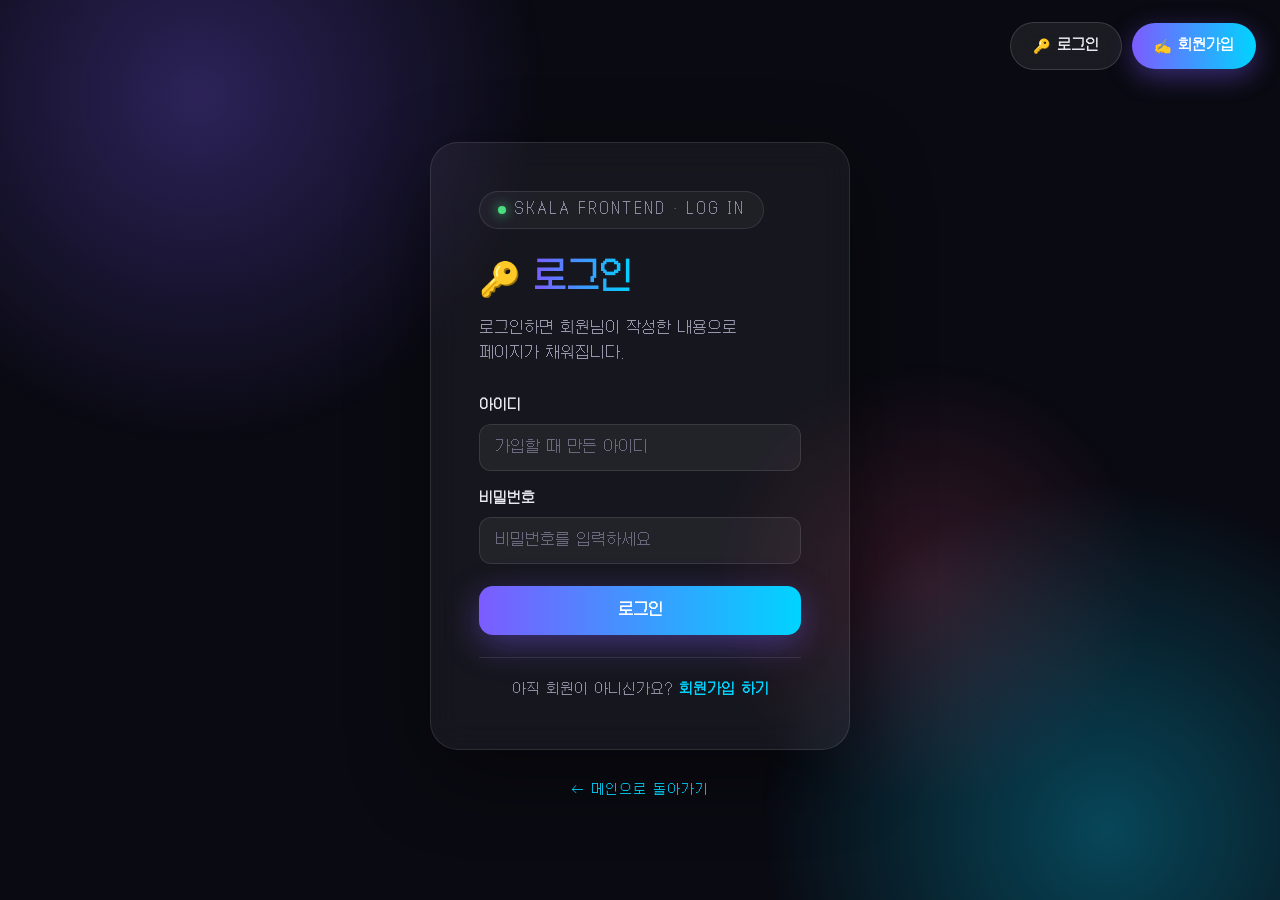
<file: html/logIn.html>
<!DOCTYPE html>
<html lang="ko">
<head>
    <meta charset="UTF-8">
    <meta name="viewport" content="width=device-width, initial-scale=1.0">
    <meta name="darkreader-lock">
    <title>SKALA · 로그인</title>
    <link rel="icon" href="data:image/svg+xml,<svg xmlns=%22http://www.w3.org/2000/svg%22 viewBox=%220 0 100 100%22><text y=%22.9em%22 font-size=%2290%22>🚀</text></svg>">
    <link rel="stylesheet" href="../css/global.css">
    <link rel="stylesheet" href="../css/logIn.css">
</head>
<body>
    <div class="aurora">
        <span></span><span></span><span></span>
    </div>

    <div class="container">
    <div id="auth-area"></div>

    <main class="card">
        <div class="badge"><span class="dot"></span>SKALA FRONTEND · LOG IN</div>
        <h1>🔑 <span class="gradient">로그인</span></h1>
        <p class="intro">로그인하면 회원님이 작성한 내용으로 페이지가 채워집니다.</p>

        <!-- 비로그인 상태에서만 폼을 보여준다 -->
        <div data-auth="out">
            <p class="error" id="error">⚠️ <span id="errorText"></span></p>

            <form id="loginForm" novalidate>
                <div class="field">
                    <label for="userId">아이디</label>
                    <input type="text" id="userId" name="userId"
                           placeholder="가입할 때 만든 아이디" required autocomplete="username">
                </div>
                <div class="field">
                    <label for="password">비밀번호</label>
                    <input type="password" id="password" name="password"
                           placeholder="비밀번호를 입력하세요" required autocomplete="current-password">
                </div>
                <button type="submit">로그인</button>
            </form>

            <p class="to-signup">
                아직 회원이 아니신가요? <a href="signUp.html">회원가입 하기</a>
            </p>
        </div>

        <!-- 이미 로그인한 상태 -->
        <div class="already" data-auth="in" hidden>
            <p class="who"><span data-personal="name"></span>님, 이미 로그인되어 있습니다.</p>
            <p>로그인 시각: <span data-personal="loginAt"></span></p>
            <a href="index.html">메인 Hub로 가기 →</a>
        </div>
    </main>

    <footer><a href="index.html">← 메인으로 돌아가기</a></footer>
    </div>

    <script src="../js/core/auth.js"></script>
    <script src="../js/features/alarms.js"></script>
    <script>
        var form = document.getElementById("loginForm");
        var errorBox = document.getElementById("error");
        var errorText = document.getElementById("errorText");

        function showError(message) {
            errorText.textContent = message;
            errorBox.classList.remove("show");
            // 같은 메시지가 다시 떠도 흔들림이 보이도록 애니메이션을 되감는다
            void errorBox.offsetWidth;
            errorBox.classList.add("show");
        }

        form.addEventListener("submit", async function (e) {
            e.preventDefault();

            var id = document.getElementById("userId").value.trim();
            var pw = document.getElementById("password").value;

            if (!id || !pw) {
                showError("아이디와 비밀번호를 모두 입력해 주세요.");
                return;
            }

            var result = await Auth.login(id, pw);
            if (!result.ok) {
                showError(result.reason);
                document.getElementById("password").value = "";
                return;
            }

            location.href = "index.html";
        });
    </script>
</body>
</html>
</file>
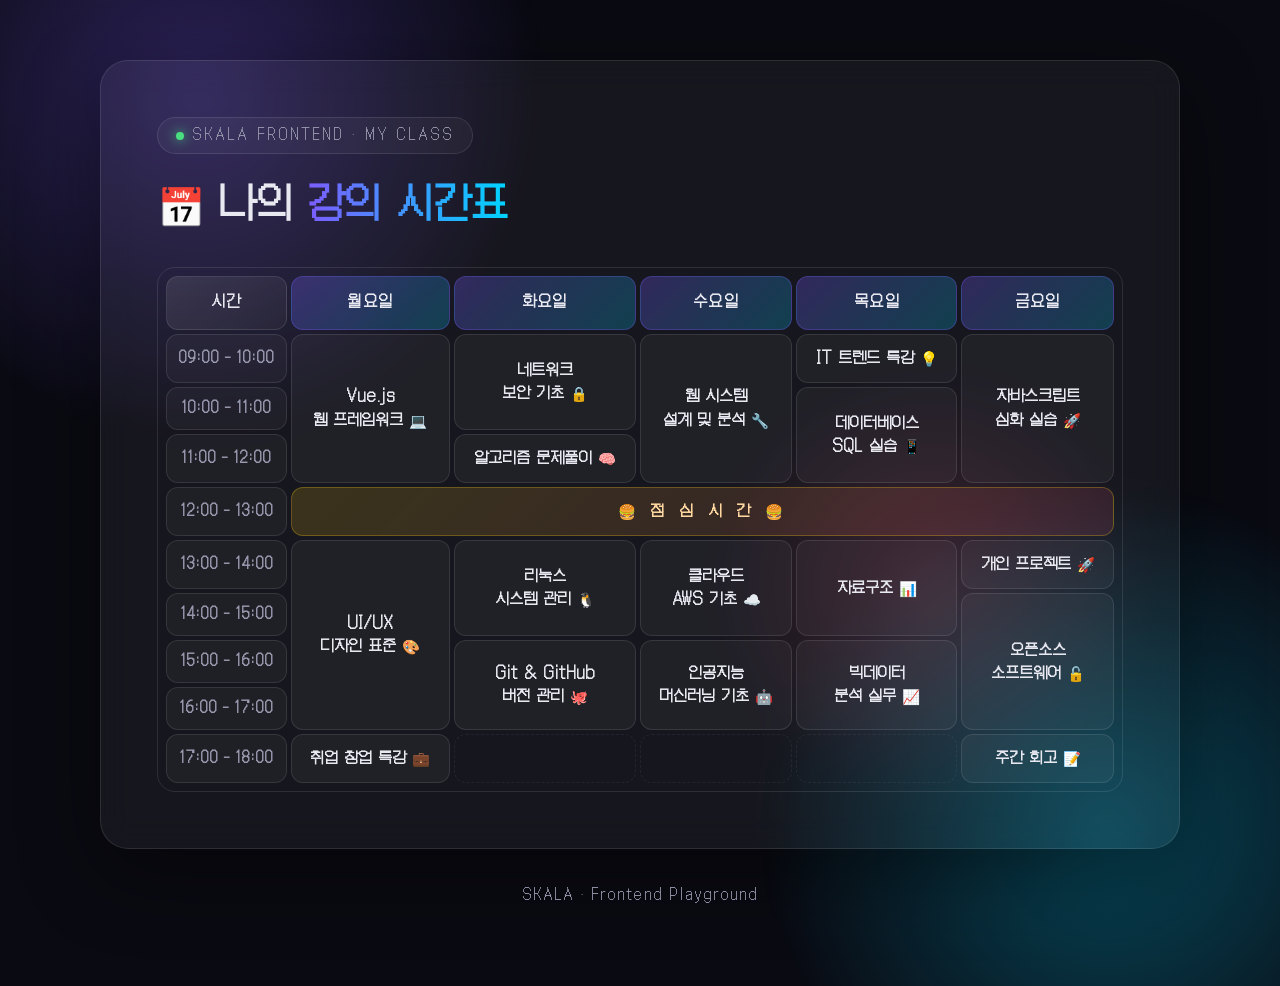
<file: html/myClass.html>
<!DOCTYPE html>
<html lang="ko">
<head>
    <meta charset="UTF-8">
    <meta name="viewport" content="width=device-width, initial-scale=1.0">
    <meta name="darkreader-lock">
    <title>SKALA · 나의 강의 일정</title>
    <link rel="icon" href="data:image/svg+xml,<svg xmlns=%22http://www.w3.org/2000/svg%22 viewBox=%220 0 100 100%22><text y=%22.9em%22 font-size=%2290%22>🚀</text></svg>">
    <link rel="stylesheet" href="../css/global.css">
    <link rel="stylesheet" href="../css/myClass.css">
</head>
<body>
    <div class="aurora">
        <span></span><span></span><span></span>
    </div>

    <main class="card">
        <div class="badge"><span class="dot"></span>SKALA FRONTEND · MY CLASS</div>
        <h1>📅 나의 <span class="gradient">강의 시간표</span></h1>

        <div class="table-wrap">
            <table>
                <thead>
                    <tr>
                        <th>시간</th>
                        <th>월요일</th>
                        <th>화요일</th>
                        <th>수요일</th>
                        <th>목요일</th>
                        <th>금요일</th>
                    </tr>
                </thead>
                <tbody>
                    <tr>
                        <th>09:00 - 10:00</th>
                        <td class="class" rowspan="3">Vue.js<br>웹 프레임워크 💻</td>
                        <td class="class" rowspan="2">네트워크<br>보안 기초 🔒</td>
                        <td class="class" rowspan="3">웹 시스템<br>설계 및 분석 🔧</td>
                        <td class="class">IT 트렌드 특강 💡</td>
                        <td class="class" rowspan="3">자바스크립트<br>심화 실습 🚀</td>
                    </tr>
                    <tr>
                        <th>10:00 - 11:00</th>
                        <td class="class" rowspan="2">데이터베이스<br>SQL 실습 📱</td>
                    </tr>
                    <tr>
                        <th>11:00 - 12:00</th>
                        <td class="class">알고리즘 문제풀이 🧠</td>
                    </tr>
                    <tr>
                        <th>12:00 - 13:00</th>
                        <td class="lunch" colspan="5">🍔 점 심 시 간 🍔</td>
                    </tr>
                    <tr>
                        <th>13:00 - 14:00</th>
                        <td class="class" rowspan="4">UI/UX<br>디자인 표준 🎨</td>
                        <td class="class" rowspan="2">리눅스<br>시스템 관리 🐧</td>
                        <td class="class" rowspan="2">클라우드<br>AWS 기초 ☁️</td>
                        <td class="class" rowspan="2">자료구조 📊</td>
                        <td class="class">개인 프로젝트 🚀</td>
                    </tr>
                    <tr>
                        <th>14:00 - 15:00</th>
                        <td class="class" rowspan="3">오픈소스<br>소프트웨어 🔓</td>
                    </tr>
                    <tr>
                        <th>15:00 - 16:00</th>
                        <td class="class" rowspan="2">Git &amp; GitHub<br>버전 관리 🐙</td>
                        <td class="class" rowspan="2">인공지능<br>머신러닝 기초 🤖</td>
                        <td class="class" rowspan="2">빅데이터<br>분석 실무 📈</td>
                    </tr>
                    <tr>
                        <th>16:00 - 17:00</th>
                    </tr>
                    <tr>
                        <th>17:00 - 18:00</th>
                        <td class="class">취업 창업 특강 💼</td>
                        <td class="empty"></td>
                        <td class="empty"></td>
                        <td class="empty"></td>
                        <td class="class">주간 회고 📝</td>
                    </tr>
                </tbody>
            </table>
        </div>
    </main>

    <footer>SKALA · Frontend Playground</footer>
</body>
</html>
</file>
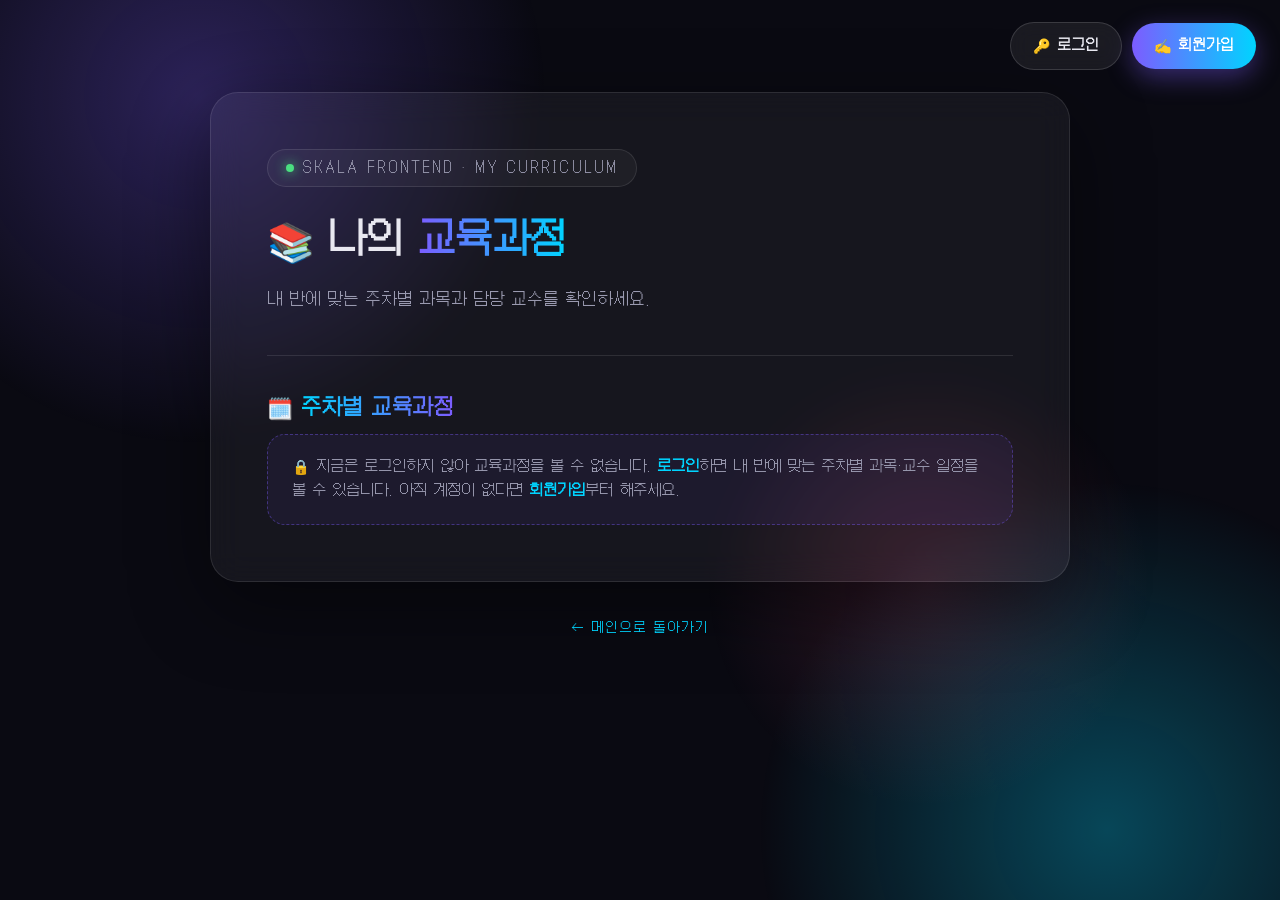
<file: html/myCurriculum.html>
<!DOCTYPE html>
<html lang="ko">
<head>
    <meta charset="UTF-8">
    <meta name="viewport" content="width=device-width, initial-scale=1.0">
    <meta name="darkreader-lock">
    <title>SKALA · 나의 교육과정</title>
    <link rel="icon" href="data:image/svg+xml,<svg xmlns=%22http://www.w3.org/2000/svg%22 viewBox=%220 0 100 100%22><text y=%22.9em%22 font-size=%2290%22>🚀</text></svg>">
    <link rel="stylesheet" href="../css/global.css">
    <link rel="stylesheet" href="../css/myCurriculum.css">
</head>
<body>
    <div class="aurora"><span></span><span></span><span></span></div>

    <div class="container">
    <div id="auth-area"></div>

    <main class="card">
        <div class="badge"><span class="dot"></span>SKALA FRONTEND · MY CURRICULUM</div>
        <h1>📚 <span data-personal="name" data-fallback="나">나</span>의 <span class="gradient">교육과정</span></h1>
        <p class="intro">내 반에 맞는 주차별 과목과 담당 교수를 확인하세요.</p>

        <div data-auth="in" hidden>
            <p class="class-pill" id="classPill"></p>
        </div>

        <section>
            <h2>🗓️ <span class="accent">주차별 교육과정</span></h2>

            <div data-auth="in" hidden>
                <p class="desc">주차 · 일자 · 과목명 · 담당 교수를 한눈에 볼 수 있습니다. 표를 내려서 이후 일정도 확인해 보세요.</p>

                <p class="no-class-note" id="noClassNote" hidden>
                    아직 소속 반이 설정되어 있지 않습니다.
                    <a href="myProfile.html">프로필 수정</a>에서 반을 선택하면 내 교육과정이 표시됩니다.
                </p>

                <div class="curr-table-wrap" id="tableWrap" hidden>
                    <table class="curr-table">
                        <thead>
                            <tr>
                                <th>주차</th>
                                <th>일자</th>
                                <th>요일</th>
                                <th>과목명</th>
                                <th>담당 교수</th>
                            </tr>
                        </thead>
                        <tbody id="currBody"></tbody>
                    </table>
                </div>
            </div>

            <p class="guest-note" data-auth="out" hidden>
                🔒 지금은 로그인하지 않아 교육과정을 볼 수 없습니다.
                <a href="logIn.html">로그인</a>하면 내 반에 맞는 주차별 과목·교수 일정을 볼 수 있습니다.
                아직 계정이 없다면 <a href="signUp.html">회원가입</a>부터 해주세요.
            </p>
        </section>
    </main>

    <footer><a href="index.html">← 메인으로 돌아가기</a></footer>
    </div>

    <script src="../js/core/auth.js"></script>
    <script src="../js/data/curriculum.js"></script>
    <script>
        const classPill = document.getElementById("classPill");
        const noClassNote = document.getElementById("noClassNote");
        const tableWrap = document.getElementById("tableWrap");
        const currBody = document.getElementById("currBody");

        function todayKey() {
            const d = new Date();
            return d.getFullYear() + "-" + String(d.getMonth() + 1).padStart(2, "0") + "-" + String(d.getDate()).padStart(2, "0");
        }

        function formatDate(dateStr) {
            const [y, m, d] = dateStr.split("-").map(Number);
            return y + "." + String(m).padStart(2, "0") + "." + String(d).padStart(2, "0");
        }

        function renderCurriculum() {
            const user = Auth.currentUser();
            if (!user) return;

            const classNo = user.classNo;
            if (!classNo) {
                classPill.textContent = "";
                noClassNote.hidden = false;
                tableWrap.hidden = true;
                return;
            }

            noClassNote.hidden = true;
            tableWrap.hidden = false;
            classPill.textContent = "🎓 " + (Curriculum.CLASS_LABELS[classNo] || classNo + "반");

            const today = todayKey();
            const rows = Curriculum.forClass(classNo).map((e) => {
                const tr = document.createElement("tr");
                if (e.holiday) tr.className = "is-holiday";
                if (e.date === today) tr.className += (tr.className ? " " : "") + "is-today";

                const week = document.createElement("td");
                week.className = "col-week";
                week.textContent = e.week ? e.week + "주차" : "-";

                const date = document.createElement("td");
                date.className = "col-date";
                date.textContent = formatDate(e.date);

                const day = document.createElement("td");
                day.className = "col-day";
                day.textContent = e.day || "";

                const subject = document.createElement("td");
                subject.className = "col-subject";
                subject.textContent = e.subject || "";

                const prof = document.createElement("td");
                prof.className = "col-prof";
                prof.textContent = e.holiday ? "" : (e.professor || "미정");

                tr.append(week, date, day, subject, prof);
                return tr;
            });

            currBody.replaceChildren(...rows);

            // 오늘(또는 오늘 이후 가장 가까운) 일정이 보이도록 스크롤한다
            const todayRow = currBody.querySelector("tr.is-today") ||
                [...currBody.children].find((tr) => tr.querySelector(".col-date"));
            if (todayRow) todayRow.scrollIntoView({ block: "center" });
        }

        document.addEventListener("auth:change", renderCurriculum);
    </script>
</body>
</html>
</file>
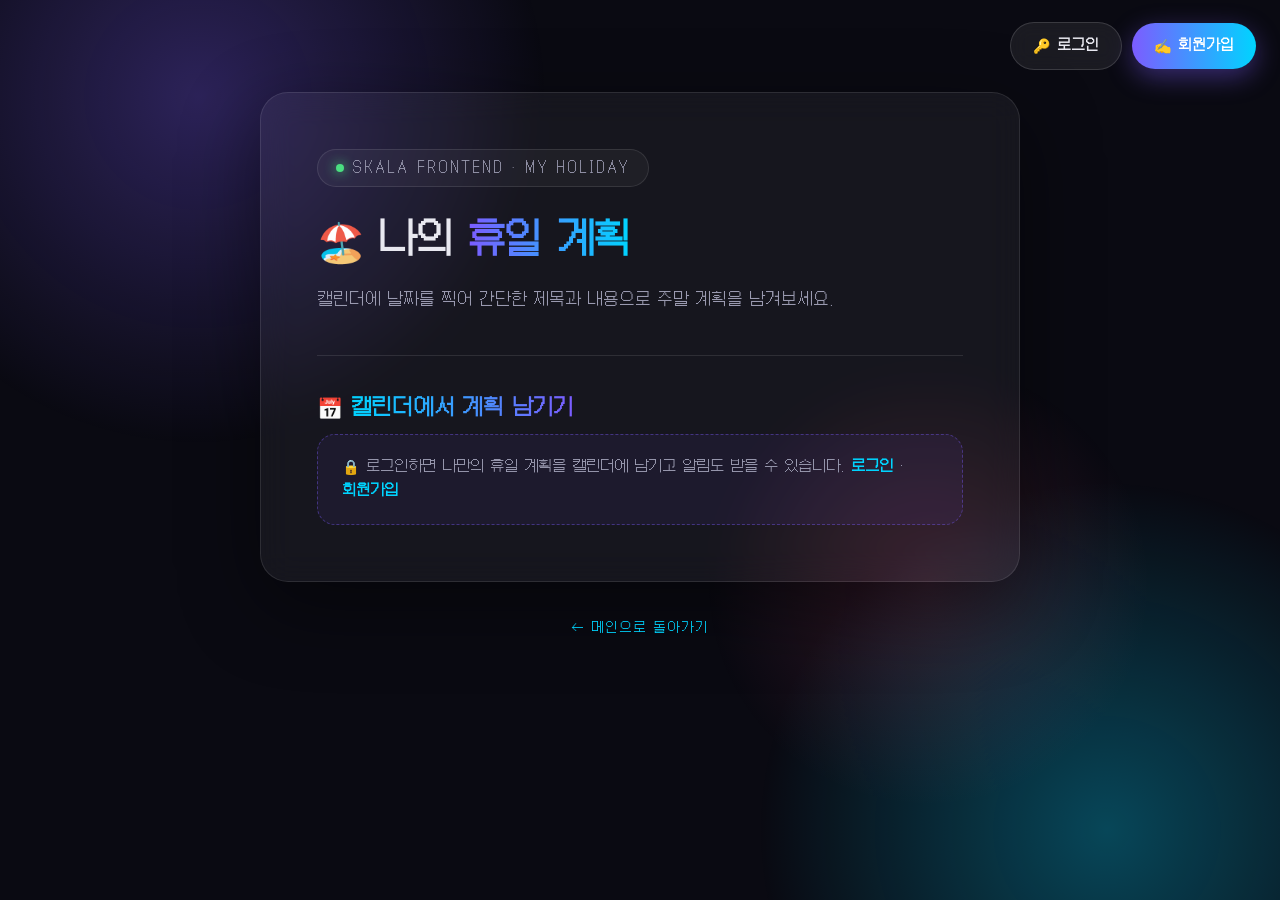
<file: html/myHoliday.html>
<!DOCTYPE html>
<html lang="ko">
<head>
    <meta charset="UTF-8">
    <meta name="viewport" content="width=device-width, initial-scale=1.0">
    <meta name="darkreader-lock">
    <title>SKALA · 나의 휴일 계획</title>
    <link rel="icon" href="data:image/svg+xml,<svg xmlns=%22http://www.w3.org/2000/svg%22 viewBox=%220 0 100 100%22><text y=%22.9em%22 font-size=%2290%22>🚀</text></svg>">
    <link rel="stylesheet" href="../css/global.css">
    <link rel="stylesheet" href="../css/myHoliday.css">
</head>
<body>
    <div class="aurora"><span></span><span></span><span></span></div>

    <div class="container">
    <div id="auth-area"></div>

    <main class="card">
        <div class="badge"><span class="dot"></span>SKALA FRONTEND · MY HOLIDAY</div>
        <h1>🏖️ <span data-personal="name" data-fallback="나">나</span>의 <span class="gradient">휴일 계획</span></h1>
        <p class="intro">캘린더에 날짜를 찍어 간단한 제목과 내용으로 주말 계획을 남겨보세요.</p>

        <div data-auth="in" hidden>
            <section style="margin-top:30px;padding-top:0;border-top:none;animation:none">
                <h2>🔔 <span class="accent">알림 설정</span></h2>
                <div class="alarm-box">
                    <p>브라우저 알림은 이 사이트 탭이 열려 있는 동안에만 울립니다. 컴퓨터가 꺼져 있거나
                       브라우저를 완전히 껐을 때도 확실히 울리게 하려면 아래 "캘린더 앱에 등록"을 눌러
                       맥 캘린더 · 아웃룩 · 구글 캘린더에 추가해 두세요.</p>
                    <div class="alarm-actions">
                        <button type="button" class="alarm-btn alarm-btn--primary" id="enableNotifBtn">🔔 브라우저 알림 켜기</button>
                        <button type="button" class="alarm-btn" id="testNotifBtn">🧪 지금 테스트 알림 보내기</button>
                        <button type="button" class="alarm-btn" id="fixedIcsBtn">📅 입실·퇴실 알림 캘린더 등록</button>
                    </div>
                    <p class="alarm-status" id="notifStatus"></p>
                </div>
            </section>
        </div>

        <section>
            <h2>📅 <span class="accent">캘린더에서 계획 남기기</span></h2>

            <div data-auth="in" hidden>
                <p class="desc">날짜를 누르면 제목·내용을 적는 창이 뜹니다.</p>
                <div class="cal-card">
                    <div class="cal-head">
                        <button type="button" class="cal-nav" id="prevMonth">‹</button>
                        <span class="cal-title" id="calTitle"></span>
                        <button type="button" class="cal-nav" id="nextMonth">›</button>
                    </div>
                    <div class="cal-grid" id="calGrid"></div>
                </div>
                <p class="status-msg" id="statusMsg"></p>
            </div>

            <p class="guest-note" data-auth="out" hidden>
                🔒 로그인하면 나만의 휴일 계획을 캘린더에 남기고 알림도 받을 수 있습니다.
                <a href="logIn.html">로그인</a> · <a href="signUp.html">회원가입</a>
            </p>
        </section>

        <section data-auth="in" hidden>
            <h2>📋 <span class="accent">등록한 계획</span></h2>
            <div class="plan-list" id="planList"></div>
        </section>
    </main>

    <footer><a href="index.html">← 메인으로 돌아가기</a></footer>

    <!-- 계획 추가 창 -->
    <dialog id="planDialog">
        <div class="dlg-body">
            <p class="dlg-title">📌 휴일 계획 추가</p>
            <p class="dlg-sub" id="planDialogDate"></p>

            <div class="dlg-field">
                <label for="planTitle">제목</label>
                <input type="text" id="planTitle" maxlength="40" placeholder="예: 친구와 등산">
            </div>
            <div class="dlg-field">
                <label for="planContent">내용</label>
                <textarea id="planContent" maxlength="200" placeholder="간단한 메모를 남겨보세요"></textarea>
            </div>
            <div class="dlg-field">
                <label for="planTime">시간 <span class="tip-inline">(선택 — 정하면 그 시각에 알림)</span></label>
                <input type="time" id="planTime">
            </div>

            <div class="dlg-actions">
                <button type="button" class="dlg-cancel" id="planCancelBtn">취소</button>
                <button type="button" class="dlg-save" id="planSaveBtn">저장하기</button>
            </div>
        </div>
    </dialog>
    </div>

    <script src="../js/core/auth.js"></script>
    <script src="../js/features/alarms.js"></script>
    <script>
        function pad(n) { return String(n).padStart(2, "0"); }
        function dateKey(y, m, d) { return y + "-" + pad(m + 1) + "-" + pad(d); }
        function formatDateKorean(dateStr) {
            var p = dateStr.split("-").map(Number);
            var wd = ["일", "월", "화", "수", "목", "금", "토"][new Date(p[0], p[1] - 1, p[2]).getDay()];
            return p[0] + "년 " + p[1] + "월 " + p[2] + "일 (" + wd + ")";
        }

        const statusMsg = document.getElementById("statusMsg");
        function showMsg(text, kind) {
            statusMsg.textContent = text;
            statusMsg.className = "status-msg show " + kind;
        }

        function myPlans() {
            const user = Auth.currentUser();
            return user ? Auth.getHolidays(user.userId) : [];
        }
        function persistPlans(list) {
            const user = Auth.currentUser();
            if (!user) return true;
            const r = Auth.saveHolidays(user.userId, list);
            if (!r.ok) {
                showMsg(r.full ? "저장 공간이 가득 찼습니다. 계획을 몇 개 지우고 다시 시도해 주세요." : "저장하지 못했습니다.", "error");
                return false;
            }
            return true;
        }

        // ── 캘린더 ──
        let calYear, calMonth;
        const calTitle = document.getElementById("calTitle");
        const calGrid = document.getElementById("calGrid");

        function renderCalendar() {
            calTitle.textContent = calYear + "년 " + (calMonth + 1) + "월";

            const plans = myPlans();
            const plansByDate = {};
            plans.forEach((p) => { (plansByDate[p.date] = plansByDate[p.date] || []).push(p); });

            const firstDay = new Date(calYear, calMonth, 1).getDay();
            const daysInMonth = new Date(calYear, calMonth + 1, 0).getDate();
            const now = new Date();
            const todayStr = dateKey(now.getFullYear(), now.getMonth(), now.getDate());

            const cells = [];
            ["일", "월", "화", "수", "목", "금", "토"].forEach((d) => {
                const h = document.createElement("div");
                h.className = "cal-dow";
                h.textContent = d;
                cells.push(h);
            });
            for (let i = 0; i < firstDay; i++) {
                cells.push(Object.assign(document.createElement("div"), { className: "cal-cell empty" }));
            }
            for (let d = 1; d <= daysInMonth; d++) {
                const key = dateKey(calYear, calMonth, d);
                const cell = document.createElement("button");
                cell.type = "button";
                cell.className = "cal-cell" + (key === todayStr ? " today" : "") + (plansByDate[key] ? " has-plan" : "");
                cell.innerHTML = '<span class="cal-day-num">' + d + "</span>" +
                    (plansByDate[key] ? '<span class="cal-dot"></span>' : "");
                cell.addEventListener("click", () => openPlanDialog(key));
                cells.push(cell);
            }
            calGrid.replaceChildren(...cells);
        }

        document.getElementById("prevMonth").addEventListener("click", () => {
            calMonth--; if (calMonth < 0) { calMonth = 11; calYear--; }
            renderCalendar();
        });
        document.getElementById("nextMonth").addEventListener("click", () => {
            calMonth++; if (calMonth > 11) { calMonth = 0; calYear++; }
            renderCalendar();
        });

        // ── 계획 추가 창 ──
        const planDialog = document.getElementById("planDialog");
        function openPlanDialog(dateStr) {
            document.getElementById("planDialogDate").textContent = formatDateKorean(dateStr);
            document.getElementById("planTitle").value = "";
            document.getElementById("planContent").value = "";
            document.getElementById("planTime").value = "";
            planDialog.dataset.date = dateStr;
            planDialog.showModal();
        }
        document.getElementById("planCancelBtn").addEventListener("click", () => planDialog.close());

        document.getElementById("planSaveBtn").addEventListener("click", () => {
            const title = document.getElementById("planTitle").value.trim();
            if (!title) {
                showMsg("제목을 입력해 주세요.", "error");
                return;
            }
            const content = document.getElementById("planContent").value.trim();
            const time = document.getElementById("planTime").value;

            const list = myPlans();
            list.push({
                id: Date.now() + "-" + Math.random().toString(36).slice(2, 8),
                date: planDialog.dataset.date,
                title: title,
                content: content,
                time: time,
                createdAt: new Date().toISOString()
            });

            if (persistPlans(list)) {
                planDialog.close();
                renderCalendar();
                renderPlanList();
                showMsg("계획을 저장했습니다." + (time ? " 그 시각에 알림도 켜뒀습니다." : ""), "ok");
            }
        });

        // ── 등록한 계획 목록 ──
        const planList = document.getElementById("planList");

        function renderPlanList() {
            const list = myPlans().slice().sort((a, b) =>
                (a.date + (a.time || "00:00")).localeCompare(b.date + (b.time || "00:00")));
            planList.replaceChildren();

            if (!list.length) {
                planList.append(Object.assign(document.createElement("p"), {
                    className: "plan-empty",
                    textContent: "아직 등록한 계획이 없습니다. 위 캘린더에서 날짜를 눌러 추가해 보세요 📅"
                }));
                return;
            }

            list.forEach((plan) => {
                const card = document.createElement("div");
                card.className = "plan-card";

                const head = document.createElement("div");
                head.className = "plan-head";
                const dateSpan = document.createElement("span");
                dateSpan.className = "plan-date";
                dateSpan.textContent = formatDateKorean(plan.date) + (plan.time ? " · " + plan.time : "");
                head.append(dateSpan);
                if (plan.time) {
                    const badge = document.createElement("span");
                    badge.className = "plan-alarm-badge";
                    badge.textContent = "⏰ 알림 예정";
                    head.append(badge);
                }

                const titleInput = document.createElement("input");
                titleInput.type = "text";
                titleInput.className = "plan-title-input";
                titleInput.maxLength = 40;
                titleInput.value = plan.title;
                titleInput.addEventListener("change", () => {
                    const l = myPlans();
                    const t = l.find((p) => p.id === plan.id);
                    if (!t) return;
                    t.title = titleInput.value.trim();
                    if (persistPlans(l)) showMsg("제목을 저장했습니다.", "ok");
                });

                const contentArea = document.createElement("textarea");
                contentArea.className = "plan-content-input";
                contentArea.value = plan.content || "";
                contentArea.placeholder = "내용을 적어주세요";
                contentArea.addEventListener("change", () => {
                    const l = myPlans();
                    const t = l.find((p) => p.id === plan.id);
                    if (!t) return;
                    t.content = contentArea.value.trim();
                    if (persistPlans(l)) showMsg("내용을 저장했습니다.", "ok");
                });

                const actions = document.createElement("div");
                actions.className = "plan-actions";

                if (plan.time) {
                    const icsBtn = document.createElement("button");
                    icsBtn.type = "button";
                    icsBtn.className = "plan-ics-btn";
                    icsBtn.textContent = "📅 캘린더에 추가";
                    icsBtn.addEventListener("click", () => Alarms.downloadICS(plan));
                    actions.append(icsBtn);
                }

                const delBtn = document.createElement("button");
                delBtn.type = "button";
                delBtn.className = "del-btn";
                delBtn.textContent = "🗑️ 삭제";
                delBtn.addEventListener("click", () => {
                    if (!confirm("이 계획을 삭제할까요?")) return;
                    const left = myPlans().filter((p) => p.id !== plan.id);
                    if (persistPlans(left)) {
                        renderCalendar();
                        renderPlanList();
                        showMsg("계획을 삭제했습니다.", "ok");
                    }
                });
                actions.append(delBtn);

                card.append(head, titleInput, contentArea, actions);
                planList.append(card);
            });
        }

        // ── 알림 설정 ──
        const notifStatus = document.getElementById("notifStatus");
        function renderNotifStatus() {
            const p = Alarms.permission();
            if (p === "granted") {
                notifStatus.textContent = "🔔 브라우저 알림이 켜져 있습니다.";
                notifStatus.className = "alarm-status on";
            } else if (p === "denied") {
                notifStatus.textContent = "🔕 브라우저에서 알림이 차단되어 있습니다. 브라우저 설정에서 이 사이트의 알림을 허용해 주세요.";
                notifStatus.className = "alarm-status off";
            } else if (p === "unsupported") {
                notifStatus.textContent = "이 브라우저는 알림을 지원하지 않습니다. 아래 캘린더 등록을 이용해 주세요.";
                notifStatus.className = "alarm-status off";
            } else {
                notifStatus.textContent = "아직 알림을 켜지 않았습니다.";
                notifStatus.className = "alarm-status off";
            }
        }

        document.getElementById("enableNotifBtn").addEventListener("click", async () => {
            await Alarms.requestPermission();
            renderNotifStatus();
        });

        document.getElementById("testNotifBtn").addEventListener("click", () => {
            const ok = Alarms.fire("🧪 테스트 알림", "이렇게 알림이 잘 뜨는지 확인해 보세요!", "test-" + Date.now());
            showMsg(ok ? "테스트 알림을 보냈습니다. 화면 구석을 확인해 보세요." : "알림 권한을 먼저 켜주세요.", ok ? "ok" : "error");
        });

        document.getElementById("fixedIcsBtn").addEventListener("click", () => {
            Alarms.downloadFixedICS();
            showMsg("입실·퇴실체크.ics 파일을 내려받았습니다. 열어서 캘린더 앱에 추가해 주세요.", "ok");
        });

        function initCalendar() {
            const now = new Date();
            calYear = now.getFullYear();
            calMonth = now.getMonth();
            renderCalendar();
        }

        document.addEventListener("auth:change", () => {
            renderCalendar();
            renderPlanList();
            renderNotifStatus();
        });

        initCalendar();
        renderPlanList();
        renderNotifStatus();
    </script>
</body>
</html>
</file>
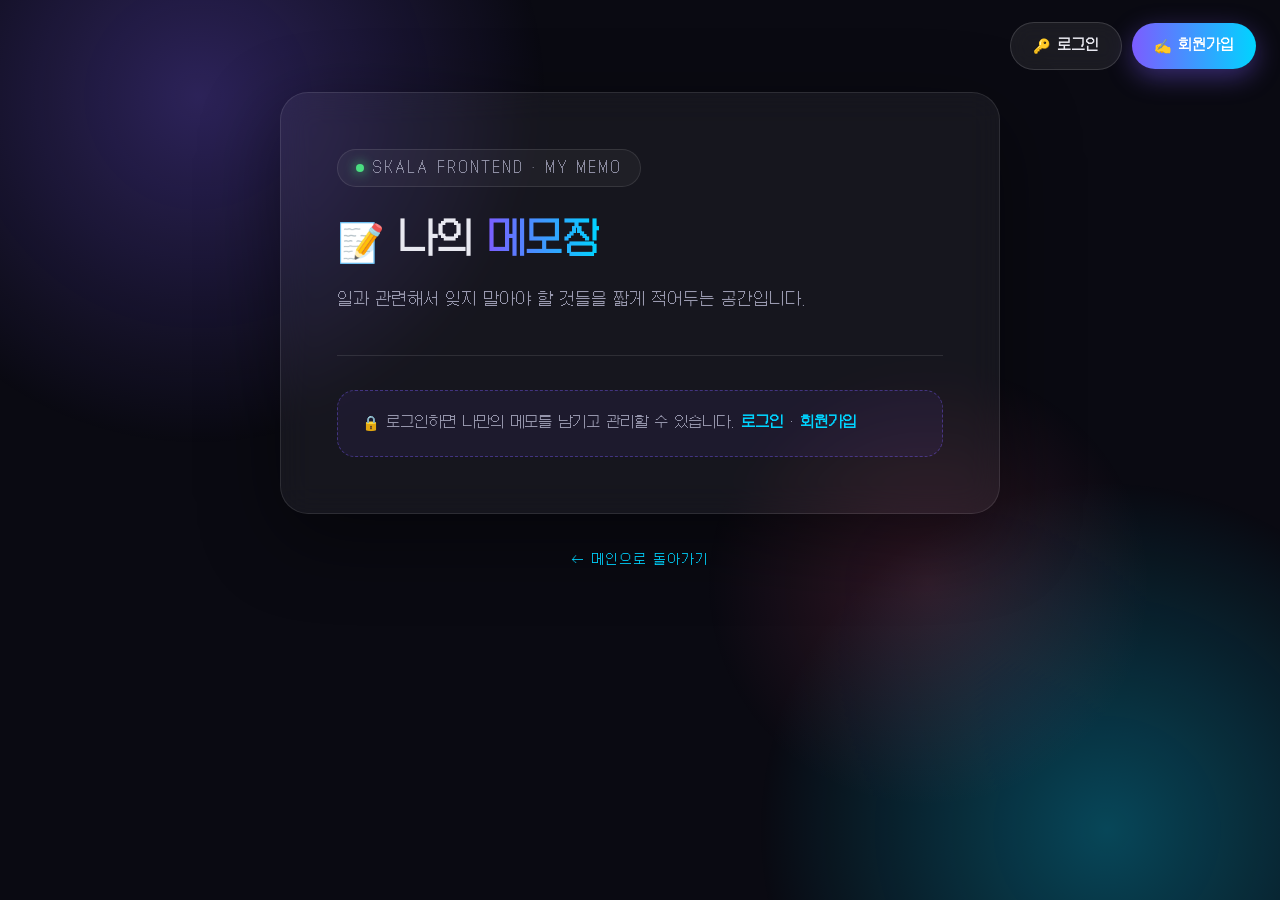
<file: html/myMemo.html>
<!DOCTYPE html>
<html lang="ko">
<head>
    <meta charset="UTF-8">
    <meta name="viewport" content="width=device-width, initial-scale=1.0">
    <meta name="darkreader-lock">
    <title>SKALA · 나의 메모</title>
    <link rel="icon" href="data:image/svg+xml,<svg xmlns=%22http://www.w3.org/2000/svg%22 viewBox=%220 0 100 100%22><text y=%22.9em%22 font-size=%2290%22>🚀</text></svg>">
    <link rel="stylesheet" href="../css/global.css">
    <link rel="stylesheet" href="../css/myMemo.css">
</head>
<body>
    <div class="aurora"><span></span><span></span><span></span></div>

    <div class="container">
    <div id="auth-area"></div>

    <main class="card">
        <div class="badge"><span class="dot"></span>SKALA FRONTEND · MY MEMO</div>
        <h1>📝 <span data-personal="name" data-fallback="나">나</span>의 <span class="gradient">메모장</span></h1>
        <p class="intro">일과 관련해서 잊지 말아야 할 것들을 짧게 적어두는 공간입니다.</p>

        <section>
            <div data-auth="in" hidden>
                <h2>✏️ <span class="accent">새 메모</span></h2>
                <div class="new-memo">
                    <input type="text" id="memoTitle" maxlength="40" placeholder="제목 (선택)">
                    <textarea id="memoContent" maxlength="500" placeholder="내용을 적어주세요"></textarea>
                    <button type="button" class="add-btn" id="memoAddBtn">➕ 메모 추가</button>
                </div>
                <p class="status-msg" id="statusMsg"></p>

                <div class="memo-list" id="memoList"></div>
            </div>

            <p class="guest-note" data-auth="out" hidden>
                🔒 로그인하면 나만의 메모를 남기고 관리할 수 있습니다.
                <a href="logIn.html">로그인</a> · <a href="signUp.html">회원가입</a>
            </p>
        </section>
    </main>

    <footer><a href="index.html">← 메인으로 돌아가기</a></footer>
    </div>

    <script src="../js/core/auth.js"></script>
    <script>
        const statusMsg = document.getElementById("statusMsg");
        function showMsg(text, kind) {
            statusMsg.textContent = text;
            statusMsg.className = "status-msg show " + kind;
        }

        function myMemos() {
            const user = Auth.currentUser();
            return user ? Auth.getMemos(user.userId) : [];
        }
        function persistMemos(list) {
            const user = Auth.currentUser();
            if (!user) return true;
            const r = Auth.saveMemos(user.userId, list);
            if (!r.ok) {
                showMsg(r.full ? "저장 공간이 가득 찼습니다. 메모를 몇 개 지우고 다시 시도해 주세요." : "저장하지 못했습니다.", "error");
                return false;
            }
            return true;
        }

        const memoList = document.getElementById("memoList");

        function renderMemoList() {
            // 최근 메모가 위로 오도록
            const list = myMemos().slice().sort((a, b) => (b.createdAt || "").localeCompare(a.createdAt || ""));
            memoList.replaceChildren();

            if (!list.length) {
                memoList.append(Object.assign(document.createElement("p"), {
                    className: "memo-empty",
                    textContent: "아직 작성한 메모가 없습니다. 위에서 첫 메모를 남겨보세요 📝"
                }));
                return;
            }

            list.forEach((memo) => {
                const card = document.createElement("div");
                card.className = "memo-card";

                const head = document.createElement("div");
                head.className = "memo-head";
                const date = document.createElement("span");
                date.className = "memo-date";
                date.textContent = memo.createdAt ? new Date(memo.createdAt).toLocaleString("ko-KR") : "";
                const del = document.createElement("button");
                del.type = "button";
                del.className = "del-btn";
                del.textContent = "🗑️ 삭제";
                del.addEventListener("click", () => {
                    if (!confirm("이 메모를 삭제할까요?")) return;
                    const left = myMemos().filter((m) => m.id !== memo.id);
                    if (persistMemos(left)) {
                        renderMemoList();
                        showMsg("메모를 삭제했습니다.", "ok");
                    }
                });
                head.append(date, del);

                const titleInput = document.createElement("input");
                titleInput.type = "text";
                titleInput.className = "memo-title-input";
                titleInput.maxLength = 40;
                titleInput.value = memo.title || "";
                titleInput.placeholder = "제목 (선택)";
                titleInput.addEventListener("change", () => {
                    const l = myMemos();
                    const t = l.find((m) => m.id === memo.id);
                    if (!t) return;
                    t.title = titleInput.value.trim();
                    if (persistMemos(l)) showMsg("제목을 저장했습니다.", "ok");
                });

                const contentArea = document.createElement("textarea");
                contentArea.className = "memo-content-input";
                contentArea.maxLength = 500;
                contentArea.value = memo.content || "";
                contentArea.addEventListener("change", () => {
                    const l = myMemos();
                    const t = l.find((m) => m.id === memo.id);
                    if (!t) return;
                    t.content = contentArea.value.trim();
                    if (persistMemos(l)) showMsg("내용을 저장했습니다.", "ok");
                });

                card.append(head, titleInput, contentArea);
                memoList.append(card);
            });
        }

        document.getElementById("memoAddBtn").addEventListener("click", () => {
            const content = document.getElementById("memoContent").value.trim();
            if (!content) {
                showMsg("내용을 입력해 주세요.", "error");
                return;
            }
            const title = document.getElementById("memoTitle").value.trim();

            const list = myMemos();
            list.push({
                id: Date.now() + "-" + Math.random().toString(36).slice(2, 8),
                title: title,
                content: content,
                createdAt: new Date().toISOString()
            });

            if (persistMemos(list)) {
                document.getElementById("memoTitle").value = "";
                document.getElementById("memoContent").value = "";
                renderMemoList();
                showMsg("메모를 추가했습니다.", "ok");
            }
        });

        document.addEventListener("auth:change", renderMemoList);
        renderMemoList();
    </script>
</body>
</html>
</file>
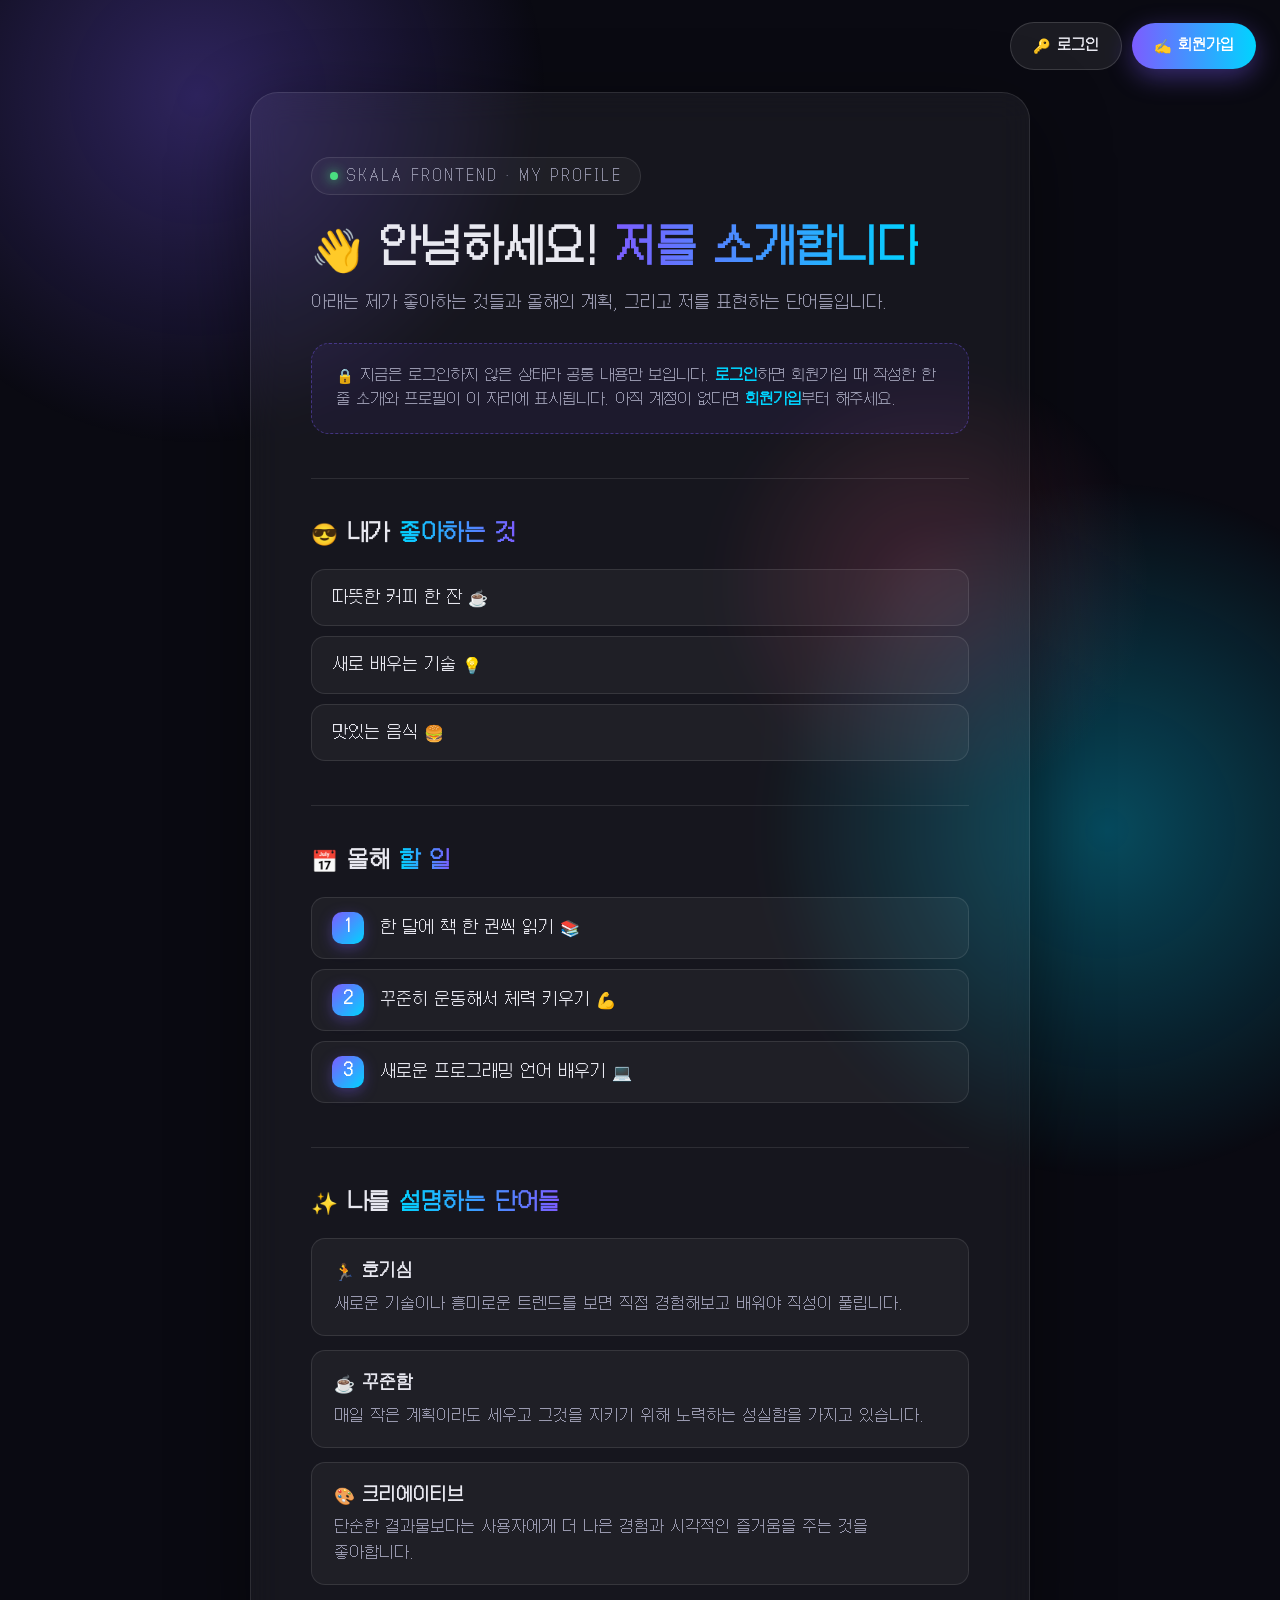
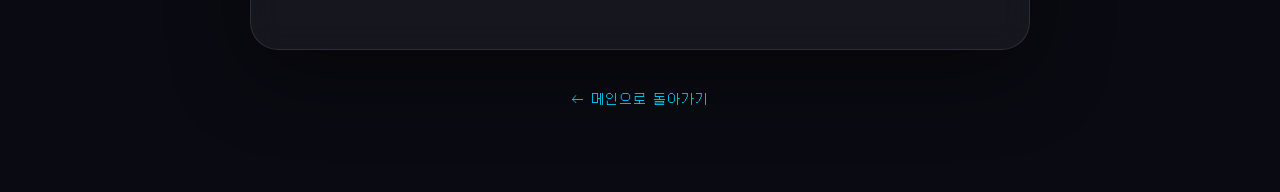
<file: html/myProfile.html>
<!DOCTYPE html>
<html lang="ko">
<head>
    <meta charset="UTF-8">
    <meta name="viewport" content="width=device-width, initial-scale=1.0">
    <meta name="darkreader-lock">
    <title>SKALA · 나의 소개</title>
    <link rel="icon" href="data:image/svg+xml,<svg xmlns=%22http://www.w3.org/2000/svg%22 viewBox=%220 0 100 100%22><text y=%22.9em%22 font-size=%2290%22>🚀</text></svg>">
    <link rel="stylesheet" href="../css/global.css">
    <link rel="stylesheet" href="../css/myProfile.css">
</head>
<body>
    <div class="aurora">
        <span></span><span></span><span></span>
    </div>

    <div class="container">
    <div id="auth-area"></div>

    <main class="card">
        <div class="card-header">
            <div class="badge"><span class="dot"></span>SKALA FRONTEND · MY PROFILE</div>
            <button type="button" class="edit-btn" id="editBtn" data-auth="in" hidden>✏️ 프로필 수정</button>
        </div>

        <h1>👋 안녕하세요!
            <span class="gradient"><span data-personal="name" data-fallback="저">저</span><span data-josa="을/를">를</span> 소개합니다</span>
        </h1>
        <p class="intro">아래는 제가 좋아하는 것들과 올해의 계획, 그리고 저를 표현하는 단어들입니다.</p>

        <!-- 로그인 상태: 회원가입 때 입력한 내용을 그대로 보여준다 -->
        <div class="me" data-auth="in" hidden>
            <p class="me-quote" data-personal="intro"
               data-fallback="아직 한 줄 소개를 작성하지 않았습니다."></p>
            <div class="me-grid">
                <div><span class="k">아이디</span><span class="v">@<span data-personal="userId"></span></span></div>
                <div><span class="k">소속 반</span><span class="v" data-personal="classNo" data-fallback="-"></span></div>
                <div><span class="k">이메일</span><span class="v" data-personal="email" data-fallback="-"></span></div>
                <div><span class="k">생년월일</span><span class="v" data-personal="birth" data-fallback="-"></span></div>
                <div><span class="k">성별</span><span class="v" data-personal="gender" data-fallback="-"></span></div>
                <div><span class="k">관심 분야</span><span class="v" data-personal="interests" data-fallback="선택 안 함"></span></div>
                <div><span class="k">가입 경로</span><span class="v" data-personal="route" data-fallback="-"></span></div>
            </div>
        </div>

        <!-- 비로그인 상태: 개인 정보 대신 공통 안내를 보여준다 -->
        <p class="guest-note" data-auth="out" hidden>
            🔒 지금은 로그인하지 않은 상태라 공통 내용만 보입니다.
            <a href="logIn.html">로그인</a>하면 회원가입 때 작성한 한 줄 소개와 프로필이 이 자리에 표시됩니다.
            아직 계정이 없다면 <a href="signUp.html">회원가입</a>부터 해주세요.
        </p>

        <!-- 아래 세 목록은 로그인한 회원이 가입할 때 적은 내용으로 채워진다.
             비로그인 상태에서는 아무나 봐도 되는 예시 내용을 보여준다. -->
        <section>
            <h2>😎 내가 <span class="accent">좋아하는 것</span></h2>
            <ul id="likeList"></ul>
        </section>

        <section>
            <h2>📅 올해 <span class="accent">할 일</span></h2>
            <ol id="todoList"></ol>
        </section>

        <section>
            <h2>✨ 나를 <span class="accent">설명하는 단어들</span></h2>
            <dl id="wordList"></dl>
        </section>
    </main>

    <footer><a href="index.html">← 메인으로 돌아가기</a></footer>

    <!-- 프로필 수정 창 -->
    <dialog id="editDialog">
        <form method="dialog" class="dlg-body" id="editForm">
            <p class="dlg-title">✏️ 내 소개 수정</p>
            <p class="dlg-sub">고친 내용은 이 브라우저에 저장되어 다음에 로그인해도 그대로 남습니다.</p>

            <div class="dlg-field">
                <label for="eClassNo">소속 반</label>
                <select id="eClassNo">
                    <option value="">-- 선택해 주세요 --</option>
                    <option value="1">1반 (201호)</option>
                    <option value="2">2반 (202호)</option>
                    <option value="3">3반 (204호)</option>
                    <option value="4">4반 (205호)</option>
                </select>
            </div>

            <div class="dlg-field">
                <label for="eName">이름</label>
                <input type="text" id="eName" maxlength="20" placeholder="홍길동">
            </div>

            <div class="dlg-field">
                <label for="eBirth">생년월일</label>
                <input type="date" id="eBirth" max="2026-12-31">
            </div>

            <div class="dlg-field">
                <label>성별</label>
                <div class="dlg-choices">
                    <label class="dlg-choice"><input type="radio" name="eGender" value="male"> 남성</label>
                    <label class="dlg-choice"><input type="radio" name="eGender" value="female"> 여성</label>
                </div>
            </div>

            <div class="dlg-field">
                <label>관심 분야</label>
                <div class="dlg-choices">
                    <label class="dlg-choice"><input type="checkbox" name="eInterest" value="frontend"> 웹 프론트엔드</label>
                    <label class="dlg-choice"><input type="checkbox" name="eInterest" value="uiux"> UI/UX 디자인</label>
                    <label class="dlg-choice"><input type="checkbox" name="eInterest" value="backend"> 백엔드 &amp; DB</label>
                    <label class="dlg-choice"><input type="checkbox" name="eInterest" value="cloud"> 클라우드 &amp; 인프라</label>
                </div>
            </div>

            <div class="dlg-field">
                <label for="eIntro">한 줄 소개</label>
                <textarea id="eIntro" maxlength="200" placeholder="나를 표현하는 한 줄"></textarea>
            </div>

            <div class="dlg-field">
                <label for="like1">내가 좋아하는 것</label>
                <div class="slots">
                    <input type="text" id="like1" name="like1" maxlength="40" placeholder="1. 예: 바이크 🏍️">
                    <input type="text" name="like2" maxlength="40" placeholder="2. 예: 맛있는 음식 🍔">
                    <input type="text" name="like3" maxlength="40" placeholder="3. 예: 주말 코딩 💻">
                </div>
                <p class="tip">최대 3개까지 적을 수 있습니다. 비워둔 칸은 표시되지 않습니다.</p>
            </div>

            <div class="dlg-field">
                <label for="todo1">올해 할 일</label>
                <div class="slots">
                    <input type="text" id="todo1" name="todo1" maxlength="40" placeholder="1. 예: 한 달에 책 한 권씩 읽기 📚">
                    <input type="text" name="todo2" maxlength="40" placeholder="2. 예: 꾸준히 운동해서 체력 키우기 💪">
                    <input type="text" name="todo3" maxlength="40" placeholder="3. 예: 새로운 언어 배우기 💻">
                </div>
                <p class="tip">적은 순서대로 번호가 매겨집니다.</p>
            </div>

            <div class="dlg-field">
                <label for="wordTerm1">나를 설명하는 단어</label>
                <div class="slots">
                    <div class="pair">
                        <input type="text" id="wordTerm1" name="wordTerm1" maxlength="20" placeholder="1. 단어">
                        <input type="text" name="wordDesc1" maxlength="80" placeholder="설명">
                    </div>
                    <div class="pair">
                        <input type="text" name="wordTerm2" maxlength="20" placeholder="2. 단어">
                        <input type="text" name="wordDesc2" maxlength="80" placeholder="설명">
                    </div>
                    <div class="pair">
                        <input type="text" name="wordTerm3" maxlength="20" placeholder="3. 단어">
                        <input type="text" name="wordDesc3" maxlength="80" placeholder="설명">
                    </div>
                </div>
                <p class="tip">단어를 비워두면 그 줄은 표시되지 않습니다.</p>
            </div>

            <div class="dlg-actions">
                <button type="button" class="dlg-cancel" id="cancelBtn">취소</button>
                <button type="submit" class="dlg-save">저장하기</button>
            </div>
        </form>
    </dialog>

    <p class="saved-toast" id="toast">✅ 저장했습니다</p>
    </div>

    <script src="../js/core/auth.js"></script>
    <script src="../js/features/alarms.js"></script>
    <script>
        // 비로그인 상태에서 보여줄 공통 예시
        const SAMPLE = {
            likes: ["따뜻한 커피 한 잔 ☕", "새로 배우는 기술 💡", "맛있는 음식 🍔"],
            todos: ["한 달에 책 한 권씩 읽기 📚", "꾸준히 운동해서 체력 키우기 💪", "새로운 프로그래밍 언어 배우기 💻"],
            words: [
                { term: "🏃 호기심", desc: "새로운 기술이나 흥미로운 트렌드를 보면 직접 경험해보고 배워야 직성이 풀립니다." },
                { term: "☕ 꾸준함", desc: "매일 작은 계획이라도 세우고 그것을 지키기 위해 노력하는 성실함을 가지고 있습니다." },
                { term: "🎨 크리에이티브", desc: "단순한 결과물보다는 사용자에게 더 나은 경험과 시각적인 즐거움을 주는 것을 좋아합니다." }
            ]
        };

        const likeList = document.getElementById("likeList");
        const todoList = document.getElementById("todoList");
        const wordList = document.getElementById("wordList");

        // 값이 비어 있으면 예시로 대신한다
        function pick(mine, sample) {
            return mine && mine.length ? mine : sample;
        }

        function renderLists() {
            const user = Auth.currentUser() || {};

            likeList.replaceChildren(
                ...pick(user.likes, SAMPLE.likes).map((text) => {
                    const li = document.createElement("li");
                    li.textContent = text;
                    return li;
                })
            );

            todoList.replaceChildren(
                ...pick(user.todos, SAMPLE.todos).map((text) => {
                    const li = document.createElement("li");
                    li.textContent = text;
                    return li;
                })
            );

            wordList.replaceChildren(
                ...pick(user.words, SAMPLE.words).map(({ term, desc }) => {
                    const box = document.createElement("div");
                    box.className = "word";
                    const dt = document.createElement("dt");
                    dt.textContent = term;
                    const dd = document.createElement("dd");
                    dd.textContent = desc;
                    box.append(dt, dd);
                    return box;
                })
            );
        }

        // 로그인·로그아웃할 때마다 auth.js가 알려준다
        document.addEventListener("auth:change", renderLists);

        // ── 프로필 수정 ──
        const dialog = document.getElementById("editDialog");
        const toast = document.getElementById("toast");

        const editForm = document.getElementById("editForm");

        // 저장된 값 → 입력칸 채우기
        function fillForm() {
            const user = Auth.currentUser();
            if (!user) return;

            document.getElementById("eClassNo").value = user.classNo || "";
            document.getElementById("eName").value = user.name || "";
            document.getElementById("eBirth").value = user.birth || "";
            document.getElementById("eIntro").value = user.intro || "";

            Auth.fillSlots(editForm, "like", user.likes, 3);
            Auth.fillSlots(editForm, "todo", user.todos, 3);
            Auth.fillPairs(editForm, "wordTerm", "wordDesc", user.words, 3);

            document.querySelectorAll("input[name='eGender']").forEach((el) => {
                el.checked = el.value === user.gender;
            });
            document.querySelectorAll("input[name='eInterest']").forEach((el) => {
                el.checked = (user.interests || []).includes(el.value);
            });
        }

        function showToast() {
            toast.classList.add("show");
            setTimeout(() => toast.classList.remove("show"), 1800);
        }

        document.getElementById("editBtn").addEventListener("click", () => {
            fillForm();
            dialog.showModal();
        });

        document.getElementById("cancelBtn").addEventListener("click", () => dialog.close());

        editForm.addEventListener("submit", () => {
            const user = Auth.currentUser();
            if (!user) return;

            const checked = (name) =>
                [...document.querySelectorAll(`input[name='${name}']:checked`)].map((el) => el.value);

            Auth.saveUser({
                userId: user.userId,
                classNo: document.getElementById("eClassNo").value,
                name: document.getElementById("eName").value.trim(),
                birth: document.getElementById("eBirth").value,
                gender: checked("eGender")[0] || "",
                interests: checked("eInterest"),
                intro: document.getElementById("eIntro").value.trim(),
                likes: Auth.collectSlots(editForm, "like", 3),
                todos: Auth.collectSlots(editForm, "todo", 3),
                words: Auth.collectPairs(editForm, "wordTerm", "wordDesc", 3)
            });

            // 바뀐 내용을 화면에 즉시 반영한다
            Auth.refresh();
            showToast();
        });
    </script>
</body>
</html>
</file>
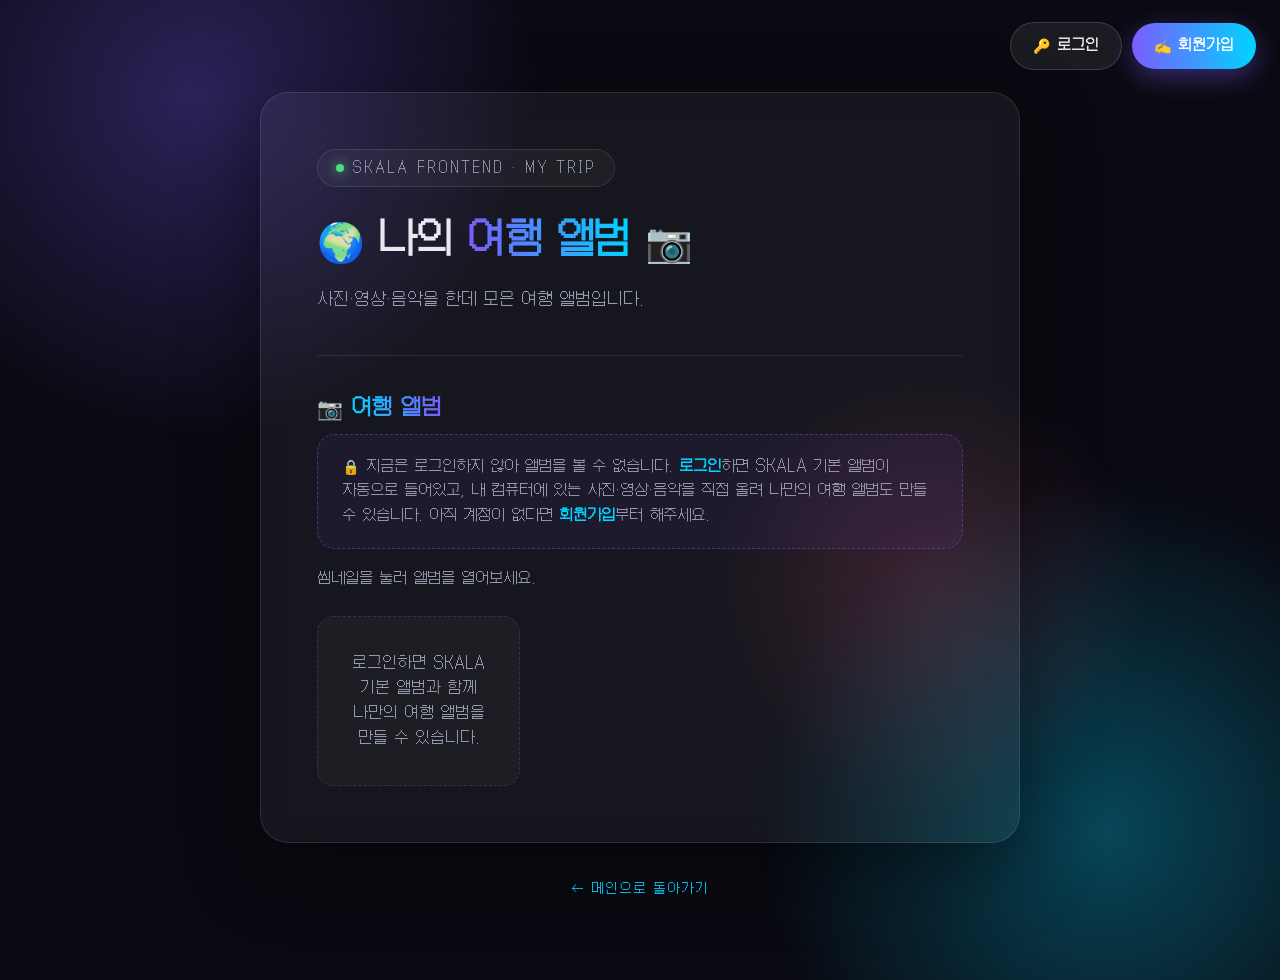
<file: html/myTrip.html>
<!DOCTYPE html>
<html lang="ko">
<head>
    <meta charset="UTF-8">
    <meta name="viewport" content="width=device-width, initial-scale=1.0">
    <meta name="darkreader-lock">
    <title>SKALA · 나의 여행지</title>
    <link rel="icon" href="data:image/svg+xml,<svg xmlns=%22http://www.w3.org/2000/svg%22 viewBox=%220 0 100 100%22><text y=%22.9em%22 font-size=%2290%22>🚀</text></svg>">
    <link rel="stylesheet" href="../css/global.css">
    <link rel="stylesheet" href="../css/myTrip.css">
</head>
<body>
    <div class="aurora">
        <span></span><span></span><span></span>
    </div>

    <div class="container">
    <div id="auth-area"></div>

    <main class="card">
        <div class="badge"><span class="dot"></span>SKALA FRONTEND · MY TRIP</div>
        <h1>🌍 <span data-personal="name" data-fallback="나">나</span>의
            <span class="gradient">여행 앨범</span> 📷</h1>
        <p class="intro">사진·영상·음악을 한데 모은 여행 앨범입니다.</p>

        <section>
            <h2>📷 <span class="accent">여행 앨범</span></h2>

            <!-- 로그인한 회원만 자기 앨범을 만들 수 있다 -->
            <div data-auth="in" hidden>
                <p class="desc">사진·영상·음악 중 원하는 것만 골라 앨범 하나로 올릴 수 있습니다. 사진만, 영상만, 음악만 올려도 괜찮습니다.</p>

                <button type="button" class="uploader" id="uploader">
                    <p class="up-icon">📤</p>
                    <p class="up-title">앨범 만들기</p>
                    <p class="up-sub">사진을 끌어다 놓거나 눌러서 시작하세요 · 사진이 없어도 영상·음악만으로 만들 수 있습니다</p>
                </button>

                <p class="upload-msg" id="uploadMsg"></p>
            </div>

            <p class="guest-note" data-auth="out" hidden>
                🔒 지금은 로그인하지 않아 앨범을 볼 수 없습니다.
                <a href="logIn.html">로그인</a>하면 SKALA 기본 앨범이 자동으로 들어있고,
                내 컴퓨터에 있는 사진·영상·음악을 직접 올려 나만의 여행 앨범도 만들 수 있습니다.
                아직 계정이 없다면 <a href="signUp.html">회원가입</a>부터 해주세요.
            </p>

            <p class="desc" style="margin-top:18px; margin-bottom:0;">썸네일을 눌러 앨범을 열어보세요.</p>
            <div class="album" id="album"></div>
        </section>
    </main>

    <footer><a href="index.html">← 메인으로 돌아가기</a></footer>

    <!-- 앨범 만들기: 사진(여러 장)+영상+음악을 한 번에 입력받는 창 -->
    <dialog id="uploadDialog">
        <div class="dlg-body">
            <p class="dlg-title">📷🎵🎬 앨범 만들기</p>
            <p class="dlg-sub">사진·영상·음악 중 원하는 것만 추가하면 됩니다 (하나만 있어도 앨범을 만들 수 있어요). 사진이 2장 이상이면 대표 사진(표지)을 지정할 수 있습니다.</p>

            <div class="pending-photos-grid" id="pendingPhotosGrid"></div>
            <label class="add-more-btn">
                + 사진 추가
                <input type="file" id="addMorePhotosInput" accept="image/*" multiple hidden>
            </label>

            <div class="media-pick-row" id="videoRow">
                <span class="media-pick-icon">🎬</span>
                <span class="media-pick-label">영상</span>
                <span class="media-pick-name">선택 안 함</span>
                <label class="media-pick-btn">선택<input type="file" id="videoInput" accept="video/*" hidden></label>
                <span class="media-pick-remove" id="videoRemoveBtn" hidden>×</span>
            </div>

            <div class="media-pick-row" id="audioRow">
                <span class="media-pick-icon">🎵</span>
                <span class="media-pick-label">음악</span>
                <span class="media-pick-name">선택 안 함</span>
                <label class="media-pick-btn">선택<input type="file" id="audioInput" accept="audio/*" hidden></label>
                <span class="media-pick-remove" id="audioRemoveBtn" hidden>×</span>
            </div>
            <p class="dlg-hint">※ 브라우저 저장 공간 제약으로 영상은 4MB, 음악은 3MB 이하만 저장할 수 있습니다.</p>

            <div class="pending-fields" style="margin-top: 18px;">
                <input type="text" id="albumTitleInput" maxlength="40" placeholder="앨범 제목 (비워두면 자동으로 채워집니다)">
                <textarea id="albumContentInput" maxlength="200" placeholder="앨범에 대한 내용을 적어주세요"></textarea>
            </div>

            <div class="dlg-actions">
                <button type="button" class="dlg-cancel" id="uploadCancelBtn">취소</button>
                <button type="button" class="dlg-save" id="uploadSaveBtn">앨범 게시하기</button>
            </div>
        </div>
    </dialog>

    <!-- 앨범 보기: 사진·영상·음악을 모아서 보여주는 창 -->
    <dialog id="viewDialog">
        <div class="dlg-body">
            <button type="button" class="view-close" id="viewCloseBtn">✕</button>

            <input type="text" id="viewTitleInput" class="view-title-input" maxlength="40" placeholder="앨범 제목">
            <textarea id="viewContentInput" class="view-content-input" maxlength="200" placeholder="앨범에 대한 내용을 적어주세요"></textarea>

            <div class="view-photos" id="viewPhotos"></div>
            <div class="view-media" id="viewAudioWrap"></div>
            <div class="view-media" id="viewVideoWrap"></div>

            <div class="dlg-actions" id="viewActions">
                <button type="button" class="dlg-delete" id="viewDeleteBtn">🗑️ 앨범 삭제</button>
            </div>
        </div>
    </dialog>
    </div>

    <script src="../js/core/auth.js"></script>
    <script src="../js/features/alarms.js"></script>
    <script>
        // 원본 사진은 수 MB라 그대로 두면 저장 공간이 금방 찬다.
        // 긴 변을 1600px로 줄이고 JPEG로 다시 인코딩해 200KB 안팎으로 만든다.
        const MAX_SIDE = 1600;
        const QUALITY = 0.8;
        // 영상·음악은 압축이 어려워 크기 상한만 두고 그대로 저장한다 (localStorage 용량 제약).
        const MAX_VIDEO_BYTES = 4 * 1024 * 1024;
        const MAX_AUDIO_BYTES = 3 * 1024 * 1024;

        function downscale(file) {
            return new Promise((resolve, reject) => {
                const url = URL.createObjectURL(file);
                const img = new Image();
                img.onload = () => {
                    URL.revokeObjectURL(url);
                    const scale = Math.min(1, MAX_SIDE / Math.max(img.width, img.height));
                    const canvas = document.createElement("canvas");
                    canvas.width = Math.round(img.width * scale);
                    canvas.height = Math.round(img.height * scale);
                    canvas.getContext("2d").drawImage(img, 0, 0, canvas.width, canvas.height);
                    resolve(canvas.toDataURL("image/jpeg", QUALITY));
                };
                img.onerror = () => {
                    URL.revokeObjectURL(url);
                    reject(new Error(file.name + " 은(는) 사진으로 읽을 수 없습니다."));
                };
                img.src = url;
            });
        }

        function fileToDataURL(file) {
            return new Promise((resolve, reject) => {
                const reader = new FileReader();
                reader.onload = () => resolve(reader.result);
                reader.onerror = () => reject(new Error(file.name + " 파일을 읽을 수 없습니다."));
                reader.readAsDataURL(file);
            });
        }

        const albumGrid = document.getElementById("album");
        const msgBox = document.getElementById("uploadMsg");

        function showMsg(text, kind) {
            msgBox.textContent = text;
            msgBox.className = "upload-msg show " + kind;
        }
        function clearMsg() {
            msgBox.className = "upload-msg";
        }

        function myAlbums() {
            const user = Auth.currentUser();
            return user ? Auth.getAlbums(user.userId) : [];
        }

        function persist(albums) {
            const user = Auth.currentUser();
            if (!user) return true;
            const result = Auth.saveAlbums(user.userId, albums);
            if (!result.ok) {
                showMsg(result.full
                    ? "저장 공간이 가득 찼습니다. 기존 앨범을 몇 개 지우고 다시 올려주세요."
                    : "앨범을 저장하지 못했습니다.", "error");
                return false;
            }
            return true;
        }

        // ── 앨범 썸네일 그리드 ──

        function albumCover(album) {
            return album.photos[album.thumbnailIndex || 0] || album.photos[0];
        }

        function makeAlbumCard(album) {
            const card = document.createElement("button");
            card.type = "button";
            card.className = "album-card trip-card";

            const cover = albumCover(album);
            if (cover) {
                const img = document.createElement("img");
                img.src = cover.src;
                img.alt = album.title || "여행 앨범 대표 사진";
                card.append(img);
            } else {
                const fallback = document.createElement("div");
                fallback.className = "album-cover-fallback";
                fallback.textContent = album.video ? "🎬" : "🎵";
                card.append(fallback);
            }

            const badges = document.createElement("div");
            badges.className = "media-badges";
            if (album.video) {
                const b = document.createElement("span");
                b.className = "media-badge";
                b.textContent = "🎬";
                badges.append(b);
            }
            if (album.audio) {
                const b = document.createElement("span");
                b.className = "media-badge";
                b.textContent = "🎵";
                badges.append(b);
            }
            if (album.photos.length > 1) {
                const b = document.createElement("span");
                b.className = "media-badge";
                b.textContent = "📷" + album.photos.length;
                badges.append(b);
            }
            if (badges.childElementCount) card.append(badges);

            const overlay = document.createElement("div");
            overlay.className = "album-overlay";
            const title = document.createElement("p");
            title.className = "album-card-title";
            title.textContent = album.title || "제목 없는 앨범";
            overlay.append(title);
            if (album.addedAt) {
                const date = document.createElement("p");
                date.className = "album-card-date";
                date.textContent = new Date(album.addedAt).toLocaleDateString("ko-KR");
                overlay.append(date);
            }
            card.append(overlay);

            card.addEventListener("click", () => openViewDialog(album));
            return card;
        }

        function renderAlbumGrid() {
            const user = Auth.currentUser();
            albumGrid.replaceChildren();

            if (!user) {
                const empty = document.createElement("p");
                empty.className = "album-empty";
                empty.textContent = "로그인하면 SKALA 기본 앨범과 함께 나만의 여행 앨범을 만들 수 있습니다.";
                albumGrid.append(empty);
                return;
            }

            const albums = myAlbums();
            if (!albums.length) {
                const empty = document.createElement("p");
                empty.className = "album-empty";
                empty.textContent = "아직 만든 앨범이 없습니다. 위에서 첫 앨범을 만들어보세요 📷🎵🎬";
                albumGrid.append(empty);
                return;
            }

            // 최근에 올린 앨범이 앞에 오도록
            [...albums].reverse().forEach((album) => albumGrid.append(makeAlbumCard(album)));
        }

        // ── 앨범 보기 창 ──

        const viewDialog = document.getElementById("viewDialog");
        const viewTitleInput = document.getElementById("viewTitleInput");
        const viewContentInput = document.getElementById("viewContentInput");
        const viewPhotos = document.getElementById("viewPhotos");
        const viewAudioWrap = document.getElementById("viewAudioWrap");
        const viewVideoWrap = document.getElementById("viewVideoWrap");
        const viewDeleteBtn = document.getElementById("viewDeleteBtn");

        let viewingAlbum = null;

        function renderViewPhotos(album) {
            viewPhotos.hidden = !album.photos.length;
            viewPhotos.replaceChildren(
                ...album.photos.map((photo, i) => {
                    const wrap = document.createElement("div");
                    wrap.className = "view-photo";

                    const img = document.createElement("img");
                    img.src = photo.src;
                    img.alt = photo.alt || album.title || "여행 사진";
                    wrap.append(img);

                    if (album.photos.length > 1) {
                        const isThumb = i === (album.thumbnailIndex || 0);
                        const pick = document.createElement("button");
                        pick.type = "button";
                        pick.className = "thumb-pick" + (isThumb ? " active" : "");
                        pick.textContent = isThumb ? "⭐ 대표 사진" : "대표로 지정";
                        pick.addEventListener("click", () => {
                            const list = myAlbums();
                            const target = list.find((a) => a.id === album.id);
                            if (!target) return;
                            target.thumbnailIndex = i;
                            if (persist(list)) {
                                album.thumbnailIndex = i;
                                renderViewPhotos(album);
                                renderAlbumGrid();
                            }
                        });
                        wrap.append(pick);
                    }

                    return wrap;
                })
            );
        }

        function renderViewMedia(album) {
            viewAudioWrap.replaceChildren();
            if (album.audio) {
                const label = document.createElement("p");
                label.className = "view-media-label";
                label.textContent = "🎵 테마곡";
                const audio = document.createElement("audio");
                audio.controls = true;
                const source = document.createElement("source");
                source.src = album.audio.src;
                if (album.audio.type) source.type = album.audio.type;
                audio.append(source);
                viewAudioWrap.append(label, audio);
            }

            viewVideoWrap.replaceChildren();
            if (album.video) {
                const label = document.createElement("p");
                label.className = "view-media-label";
                label.textContent = "🎬 브이로그";
                const video = document.createElement("video");
                video.controls = true;
                const source = document.createElement("source");
                source.src = album.video.src;
                if (album.video.type) source.type = album.video.type;
                video.append(source);
                viewVideoWrap.append(label, video);
            }
        }

        function openViewDialog(album) {
            viewingAlbum = album;

            viewTitleInput.value = album.title || "";
            viewContentInput.value = album.content || "";

            renderViewPhotos(album);
            renderViewMedia(album);

            viewDialog.showModal();
        }

        viewTitleInput.addEventListener("change", () => {
            if (!viewingAlbum) return;
            const list = myAlbums();
            const target = list.find((a) => a.id === viewingAlbum.id);
            if (!target) return;
            target.title = viewTitleInput.value.trim() || "제목 없는 앨범";
            viewTitleInput.value = target.title;
            if (persist(list)) {
                viewingAlbum.title = target.title;
                renderAlbumGrid();
            }
        });
        viewContentInput.addEventListener("change", () => {
            if (!viewingAlbum) return;
            const list = myAlbums();
            const target = list.find((a) => a.id === viewingAlbum.id);
            if (!target) return;
            target.content = viewContentInput.value.trim();
            if (persist(list)) viewingAlbum.content = target.content;
        });
        viewDeleteBtn.addEventListener("click", () => {
            if (!viewingAlbum) return;
            if (!confirm("이 앨범을 삭제할까요? 사진·영상·음악이 모두 함께 삭제됩니다.")) return;
            const left = myAlbums().filter((a) => a.id !== viewingAlbum.id);
            if (persist(left)) {
                viewDialog.close();
                renderAlbumGrid();
                showMsg("앨범을 삭제했습니다.", "ok");
            }
        });
        document.getElementById("viewCloseBtn").addEventListener("click", () => viewDialog.close());

        // ── 앨범 만들기 창 ──

        const uploadDialog = document.getElementById("uploadDialog");
        const pendingPhotosGrid = document.getElementById("pendingPhotosGrid");
        const addMorePhotosInput = document.getElementById("addMorePhotosInput");
        const videoRow = document.getElementById("videoRow");
        const audioRow = document.getElementById("audioRow");
        const videoInput = document.getElementById("videoInput");
        const audioInput = document.getElementById("audioInput");
        const albumTitleInput = document.getElementById("albumTitleInput");
        const albumContentInput = document.getElementById("albumContentInput");
        const uploadSaveBtn = document.getElementById("uploadSaveBtn");

        let pendingPhotos = []; // [{ file, previewUrl }]
        let pendingThumbIndex = 0;
        let pendingVideo = null; // { file }
        let pendingAudio = null; // { file }

        function pickImageFiles(fileList) {
            return [...fileList].filter((f) => f.type.startsWith("image/"));
        }

        function renderPendingPhotos() {
            pendingPhotosGrid.replaceChildren(
                ...pendingPhotos.map(({ previewUrl }, i) => {
                    const thumb = document.createElement("button");
                    thumb.type = "button";
                    thumb.className = "pending-thumb" + (i === pendingThumbIndex ? " active" : "");

                    const img = document.createElement("img");
                    img.src = previewUrl;
                    img.alt = "";
                    thumb.append(img);

                    const tag = document.createElement("span");
                    tag.className = "pending-thumb-tag";
                    tag.textContent = i === pendingThumbIndex ? "⭐ 대표" : "대표로";
                    thumb.append(tag);

                    thumb.addEventListener("click", () => {
                        pendingThumbIndex = i;
                        renderPendingPhotos();
                    });

                    const remove = document.createElement("span");
                    remove.className = "pending-thumb-remove";
                    remove.textContent = "×";
                    remove.addEventListener("click", (e) => {
                        e.stopPropagation();
                        URL.revokeObjectURL(previewUrl);
                        pendingPhotos.splice(i, 1);
                        if (pendingThumbIndex >= pendingPhotos.length) pendingThumbIndex = 0;
                        renderPendingPhotos();
                    });
                    thumb.append(remove);

                    return thumb;
                })
            );
        }

        function renderVideoRow() {
            videoRow.querySelector(".media-pick-name").textContent =
                pendingVideo ? pendingVideo.file.name : "선택 안 함";
            document.getElementById("videoRemoveBtn").hidden = !pendingVideo;
        }
        function renderAudioRow() {
            audioRow.querySelector(".media-pick-name").textContent =
                pendingAudio ? pendingAudio.file.name : "선택 안 함";
            document.getElementById("audioRemoveBtn").hidden = !pendingAudio;
        }

        function openUploadDialog(files) {
            pendingPhotos = files.map((file) => ({ file, previewUrl: URL.createObjectURL(file) }));
            pendingThumbIndex = 0;
            pendingVideo = null;
            pendingAudio = null;
            albumTitleInput.value = "";
            albumContentInput.value = "";
            renderPendingPhotos();
            renderVideoRow();
            renderAudioRow();
            uploadDialog.showModal();
        }

        function closeUploadDialog() {
            uploadDialog.close();
        }

        // 창을 닫으면(취소 포함) 미리보기용 임시 URL을 정리한다
        uploadDialog.addEventListener("close", () => {
            pendingPhotos.forEach(({ previewUrl }) => URL.revokeObjectURL(previewUrl));
            pendingPhotos = [];
            pendingVideo = null;
            pendingAudio = null;
            pendingPhotosGrid.replaceChildren();
        });

        document.getElementById("uploadCancelBtn").addEventListener("click", closeUploadDialog);

        addMorePhotosInput.addEventListener("change", () => {
            const files = pickImageFiles(addMorePhotosInput.files);
            addMorePhotosInput.value = "";
            files.forEach((file) => pendingPhotos.push({ file, previewUrl: URL.createObjectURL(file) }));
            renderPendingPhotos();
        });

        videoInput.addEventListener("change", () => {
            const file = videoInput.files[0];
            videoInput.value = "";
            if (!file) return;
            if (!file.type.startsWith("video/")) { showMsg("영상 파일만 선택할 수 있습니다.", "error"); return; }
            if (file.size > MAX_VIDEO_BYTES) { showMsg("영상 파일이 너무 큽니다. 4MB 이하로 선택해 주세요.", "error"); return; }
            pendingVideo = { file };
            renderVideoRow();
        });
        document.getElementById("videoRemoveBtn").addEventListener("click", () => {
            pendingVideo = null;
            renderVideoRow();
        });

        audioInput.addEventListener("change", () => {
            const file = audioInput.files[0];
            audioInput.value = "";
            if (!file) return;
            if (!file.type.startsWith("audio/")) { showMsg("음악 파일만 선택할 수 있습니다.", "error"); return; }
            if (file.size > MAX_AUDIO_BYTES) { showMsg("음악 파일이 너무 큽니다. 3MB 이하로 선택해 주세요.", "error"); return; }
            pendingAudio = { file };
            renderAudioRow();
        });
        document.getElementById("audioRemoveBtn").addEventListener("click", () => {
            pendingAudio = null;
            renderAudioRow();
        });

        uploadSaveBtn.addEventListener("click", async () => {
            if (!pendingPhotos.length && !pendingVideo && !pendingAudio) {
                showMsg("사진·영상·음악 중 하나 이상 선택해 주세요.", "error");
                return;
            }

            uploadSaveBtn.disabled = true;
            uploadSaveBtn.textContent = "저장하는 중…";

            try {
                const photos = [];
                for (const { file } of pendingPhotos) {
                    const dataUrl = await downscale(file);
                    photos.push({ src: dataUrl, alt: file.name });
                }

                let video = null;
                if (pendingVideo) {
                    const dataUrl = await fileToDataURL(pendingVideo.file);
                    video = { src: dataUrl, type: pendingVideo.file.type };
                }

                let audio = null;
                if (pendingAudio) {
                    const dataUrl = await fileToDataURL(pendingAudio.file);
                    audio = { src: dataUrl, type: pendingAudio.file.type };
                }

                const albums = myAlbums();
                albums.push({
                    id: Date.now() + "-" + Math.random().toString(36).slice(2, 8),
                    title: albumTitleInput.value.trim() || "제목 없는 앨범",
                    content: albumContentInput.value.trim(),
                    photos: photos,
                    thumbnailIndex: pendingThumbIndex,
                    video: video,
                    audio: audio,
                    addedAt: new Date().toISOString()
                });

                if (!persist(albums)) return;

                closeUploadDialog();
                renderAlbumGrid();
                showMsg("앨범을 게시했습니다.", "ok");
            } catch (e) {
                showMsg(e.message || "앨범을 저장하지 못했습니다.", "error");
            } finally {
                uploadSaveBtn.disabled = false;
                uploadSaveBtn.textContent = "앨범 게시하기";
            }
        });

        // 눌러서 열기: 빈 앨범 만들기 창을 띄운다 (사진 없이 영상·음악만으로도 시작 가능)
        const uploader = document.getElementById("uploader");
        uploader.addEventListener("click", () => openUploadDialog([]));

        // 끌어다 놓기: 사진을 바로 끌어다 놓으면 그 사진들로 채워서 연다
        ["dragenter", "dragover"].forEach((type) => {
            uploader.addEventListener(type, (e) => {
                e.preventDefault();
                uploader.classList.add("dragover");
            });
        });
        ["dragleave", "drop"].forEach((type) => {
            uploader.addEventListener(type, () => uploader.classList.remove("dragover"));
        });
        uploader.addEventListener("drop", (e) => {
            e.preventDefault();
            const files = pickImageFiles(e.dataTransfer.files);
            if (files.length) openUploadDialog(files);
            else showMsg("사진 파일만 끌어다 놓을 수 있습니다. 영상·음악은 앨범 만들기 창 안에서 선택해 주세요.", "error");
        });

        // 로그인·로그아웃할 때마다 앨범 그리드를 다시 그린다
        document.addEventListener("auth:change", () => {
            clearMsg();
            renderAlbumGrid();
        });
    </script>
</body>
</html>
</file>
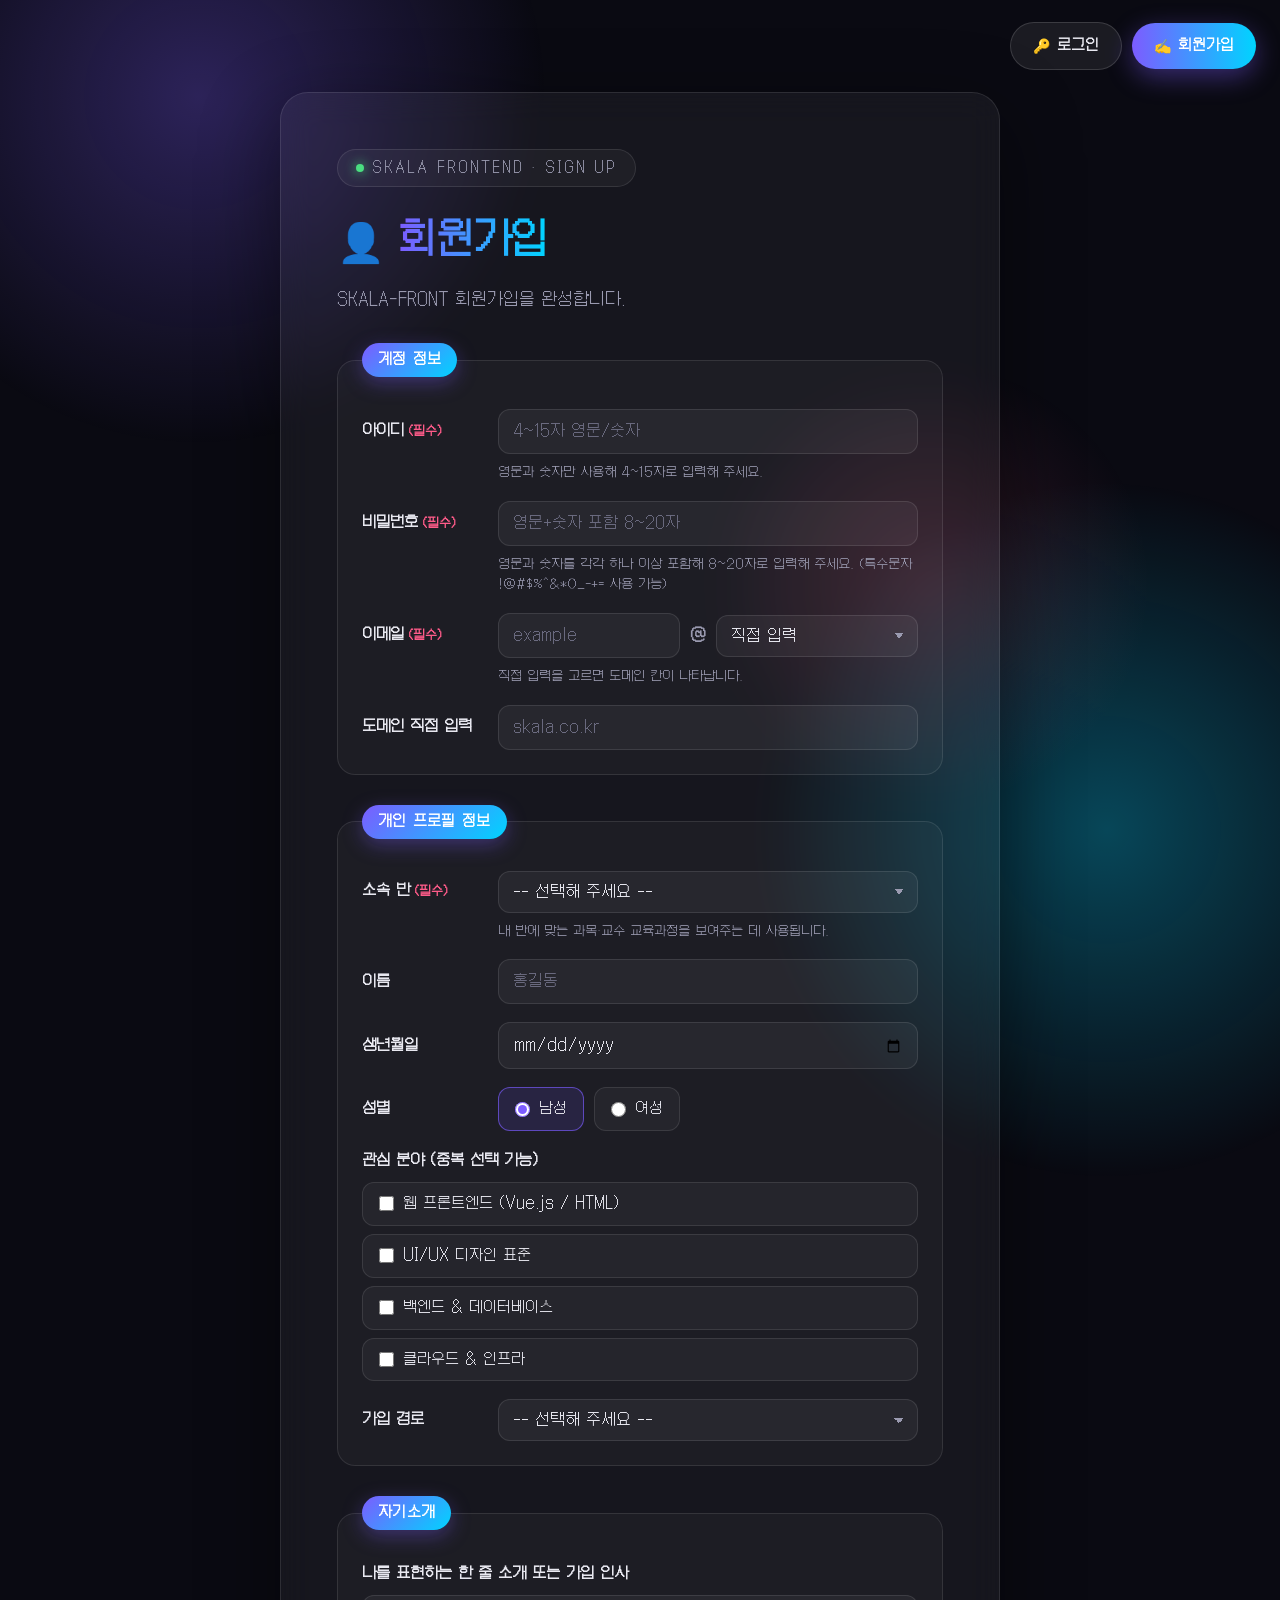
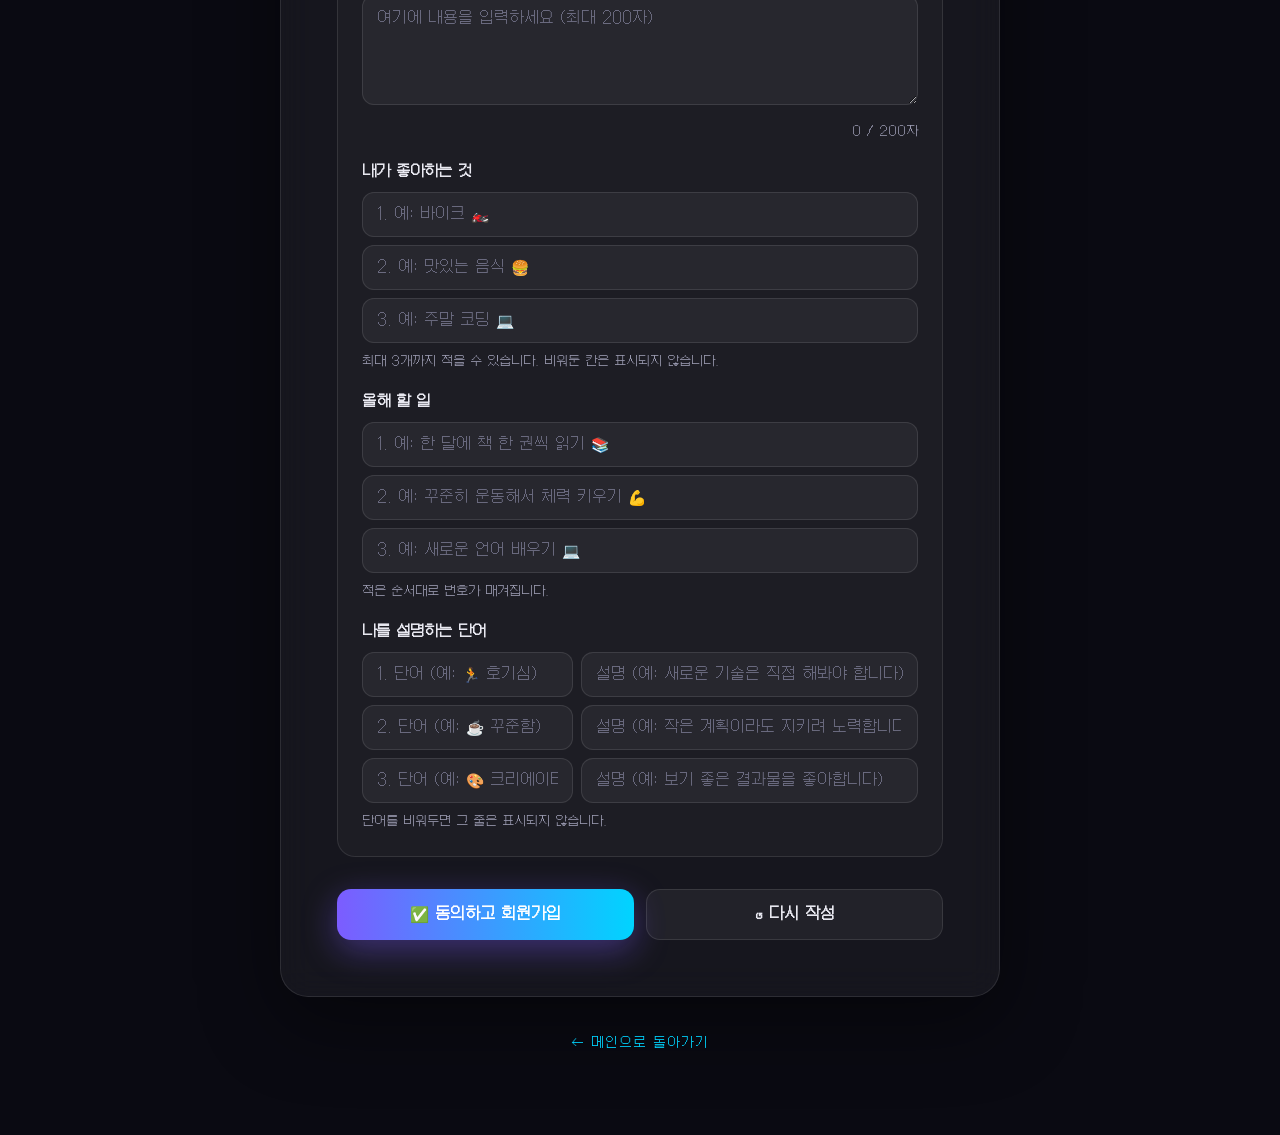
<file: html/signUp.html>
<!DOCTYPE html>
<html lang="ko">
<head>
    <meta charset="UTF-8">
    <meta name="viewport" content="width=device-width, initial-scale=1.0">
    <meta name="darkreader-lock">
    <title>SKALA · 회원가입</title>
    <link rel="icon" href="data:image/svg+xml,<svg xmlns=%22http://www.w3.org/2000/svg%22 viewBox=%220 0 100 100%22><text y=%22.9em%22 font-size=%2290%22>🚀</text></svg>">
    <link rel="stylesheet" href="../css/global.css">
    <link rel="stylesheet" href="../css/signUp.css">
</head>
<body>
    <div class="aurora">
        <span></span><span></span><span></span>
    </div>

    <div class="container">
    <div id="auth-area"></div>

    <main class="card">
        <div class="badge"><span class="dot"></span>SKALA FRONTEND · SIGN UP</div>
        <h1>👤 <span class="gradient">회원가입</span></h1>
        <p class="intro">SKALA-FRONT 회원가입을 완성합니다.</p>

        <form action="signUpResult.html" method="get">
            <fieldset>
                <legend>계정 정보</legend>

                <div class="field">
                    <label for="userId">아이디<span class="req">(필수)</span></label>
                    <input type="text" id="userId" name="userId"
                           placeholder="4~15자 영문/숫자" required
                           minlength="4" maxlength="15" pattern="[A-Za-z0-9]{4,15}"
                           autocomplete="username">
                    <p class="hint" id="userIdHint">영문과 숫자만 사용해 4~15자로 입력해 주세요.</p>
                </div>

                <div class="field">
                    <label for="password">비밀번호<span class="req">(필수)</span></label>
                    <input type="password" id="password" name="password"
                           placeholder="영문+숫자 포함 8~20자" required
                           minlength="8" maxlength="20"
                           pattern="[A-Za-z0-9!@#$%^&amp;*()_\-+=]{8,20}"
                           autocomplete="new-password">
                    <p class="hint" id="passwordHint">영문과 숫자를 각각 하나 이상 포함해 8~20자로 입력해 주세요. (특수문자 !@#$%^&amp;*()_-+= 사용 가능)</p>
                </div>

                <div class="field">
                    <label for="emailId">이메일<span class="req">(필수)</span></label>
                    <div class="email-row">
                        <input type="text" id="emailId" name="emailId"
                               placeholder="example" required>
                        <span class="at">@</span>
                        <select id="emailDomain" name="emailDomain" required>
                            <option value="">직접 입력</option>
                            <option value="gmail.com">gmail.com</option>
                            <option value="naver.com">naver.com</option>
                            <option value="daum.net">daum.net</option>
                            <option value="kakao.com">kakao.com</option>
                            <option value="outlook.com">outlook.com</option>
                        </select>
                    </div>
                    <p class="hint" id="domainHint">직접 입력을 고르면 도메인 칸이 나타납니다.</p>
                </div>

                <div class="field" id="customDomainField" hidden>
                    <label for="customDomain">도메인 직접 입력</label>
                    <input type="text" id="customDomain" name="customDomain"
                           placeholder="skala.co.kr">
                </div>
            </fieldset>

            <fieldset>
                <legend>개인 프로필 정보</legend>

                <div class="field">
                    <label for="classNo">소속 반<span class="req">(필수)</span></label>
                    <select id="classNo" name="classNo" required>
                        <option value="">-- 선택해 주세요 --</option>
                        <option value="1">1반 (201호)</option>
                        <option value="2">2반 (202호)</option>
                        <option value="3">3반 (204호)</option>
                        <option value="4">4반 (205호)</option>
                    </select>
                    <p class="hint">내 반에 맞는 과목·교수 교육과정을 보여주는 데 사용됩니다.</p>
                </div>

                <div class="field">
                    <label for="name">이름</label>
                    <input type="text" id="name" name="name"
                           placeholder="홍길동" maxlength="20" autocomplete="name">
                </div>

                <div class="field">
                    <label for="birth">생년월일</label>
                    <input type="date" id="birth" name="birth" max="2026-12-31">
                </div>

                <div class="field">
                    <label>성별</label>
                    <div class="choices">
                        <label class="choice">
                            <input type="radio" name="gender" value="male" checked> 남성
                        </label>
                        <label class="choice">
                            <input type="radio" name="gender" value="female"> 여성
                        </label>
                    </div>
                </div>

                <div class="field stack">
                    <label>관심 분야 <span class="hint-inline">(중복 선택 가능)</span></label>
                    <div class="choices column">
                        <label class="choice">
                            <input type="checkbox" name="interest" value="frontend"> 웹 프론트엔드 (Vue.js / HTML)
                        </label>
                        <label class="choice">
                            <input type="checkbox" name="interest" value="uiux"> UI/UX 디자인 표준
                        </label>
                        <label class="choice">
                            <input type="checkbox" name="interest" value="backend"> 백엔드 &amp; 데이터베이스
                        </label>
                        <label class="choice">
                            <input type="checkbox" name="interest" value="cloud"> 클라우드 &amp; 인프라
                        </label>
                    </div>
                </div>

                <div class="field">
                    <label for="route">가입 경로</label>
                    <select id="route" name="route">
                        <option value="">-- 선택해 주세요 --</option>
                        <option value="friend">지인 추천</option>
                        <option value="search">검색 엔진</option>
                        <option value="sns">SNS 광고</option>
                        <option value="school">학교 / 기관 안내</option>
                        <option value="etc">기타</option>
                    </select>
                </div>
            </fieldset>

            <fieldset>
                <legend>자기소개</legend>

                <div class="field stack">
                    <label for="intro">나를 표현하는 한 줄 소개 또는 가입 인사</label>
                    <textarea id="intro" name="intro" maxlength="200"
                              placeholder="여기에 내용을 입력하세요 (최대 200자)"></textarea>
                    <p class="counter"><span id="count">0</span> / 200자</p>
                </div>

                <div class="field stack">
                    <label for="like1">내가 좋아하는 것</label>
                    <div class="slots">
                        <input type="text" id="like1" name="like1" maxlength="40" placeholder="1. 예: 바이크 🏍️">
                        <input type="text" id="like2" name="like2" maxlength="40" placeholder="2. 예: 맛있는 음식 🍔">
                        <input type="text" id="like3" name="like3" maxlength="40" placeholder="3. 예: 주말 코딩 💻">
                    </div>
                    <p class="hint">최대 3개까지 적을 수 있습니다. 비워둔 칸은 표시되지 않습니다.</p>
                </div>

                <div class="field stack">
                    <label for="todo1">올해 할 일</label>
                    <div class="slots">
                        <input type="text" id="todo1" name="todo1" maxlength="40" placeholder="1. 예: 한 달에 책 한 권씩 읽기 📚">
                        <input type="text" id="todo2" name="todo2" maxlength="40" placeholder="2. 예: 꾸준히 운동해서 체력 키우기 💪">
                        <input type="text" id="todo3" name="todo3" maxlength="40" placeholder="3. 예: 새로운 언어 배우기 💻">
                    </div>
                    <p class="hint">적은 순서대로 번호가 매겨집니다.</p>
                </div>

                <div class="field stack">
                    <label for="wordTerm1">나를 설명하는 단어</label>
                    <div class="slots">
                        <div class="pair">
                            <input type="text" id="wordTerm1" name="wordTerm1" maxlength="20" placeholder="1. 단어 (예: 🏃 호기심)">
                            <input type="text" name="wordDesc1" maxlength="80" placeholder="설명 (예: 새로운 기술은 직접 해봐야 합니다)">
                        </div>
                        <div class="pair">
                            <input type="text" name="wordTerm2" maxlength="20" placeholder="2. 단어 (예: ☕ 꾸준함)">
                            <input type="text" name="wordDesc2" maxlength="80" placeholder="설명 (예: 작은 계획이라도 지키려 노력합니다)">
                        </div>
                        <div class="pair">
                            <input type="text" name="wordTerm3" maxlength="20" placeholder="3. 단어 (예: 🎨 크리에이티브)">
                            <input type="text" name="wordDesc3" maxlength="80" placeholder="설명 (예: 보기 좋은 결과물을 좋아합니다)">
                        </div>
                    </div>
                    <p class="hint">단어를 비워두면 그 줄은 표시되지 않습니다.</p>
                </div>
            </fieldset>

            <p class="form-error" id="formError">⚠️ <span id="formErrorText"></span></p>

            <div class="actions">
                <button type="submit">✅ 동의하고 회원가입</button>
                <button type="reset">↺ 다시 작성</button>
            </div>
        </form>
    </main>

    <footer><a href="index.html">← 메인으로 돌아가기</a></footer>
    </div>

    <script src="../js/core/auth.js"></script>
    <script src="../js/features/alarms.js"></script>
    <script>
        // 이메일 도메인 "직접 입력" 선택 시 입력칸 노출
        const domainSelect = document.getElementById("emailDomain");
        const customField = document.getElementById("customDomainField");
        const customInput = document.getElementById("customDomain");

        function syncDomainField() {
            const isCustom = domainSelect.value === "";
            customField.hidden = !isCustom;
            customInput.required = isCustom;
        }
        domainSelect.addEventListener("change", syncDomainField);
        syncDomainField();

        // 자기소개 글자 수 카운터
        const introEl = document.getElementById("intro");
        const countEl = document.getElementById("count");
        introEl.addEventListener("input", () => {
            countEl.textContent = introEl.value.length;
        });

        // 다시 작성 후에도 카운터와 도메인 칸이 초기 상태를 따라가도록
        const form = document.querySelector("form");
        form.addEventListener("reset", () => {
            setTimeout(() => {
                countEl.textContent = introEl.value.length;
                syncDomainField();
                checkUserIdLive();
                checkPasswordLive();
            }, 0);
        });

        // ── 아이디/비밀번호를 입력할 때마다 바로바로 형식을 검사한다 ──
        // (제출 버튼을 눌러야만 알 수 있으면 답답하니, keyup 한 글자마다 반응하는
        //  input 이벤트로 걸어서 즉시 초록/빨강 힌트와 setCustomValidity를 갱신한다)
        const userIdInput = document.getElementById("userId");
        const userIdHint = document.getElementById("userIdHint");
        const passwordInput = document.getElementById("password");
        const passwordHint = document.getElementById("passwordHint");

        function checkUserIdLive() {
            const value = userIdInput.value.trim();
            if (!value) {
                userIdInput.setCustomValidity("");
                userIdHint.className = "hint";
                userIdHint.textContent = "영문과 숫자만 사용해 4~15자로 입력해 주세요.";
                return;
            }
            if (!Auth.patterns.userId.test(value)) {
                userIdInput.setCustomValidity("아이디 형식이 올바르지 않습니다.");
                userIdHint.className = "hint hint-bad";
                userIdHint.textContent = "⚠️ 영문과 숫자만 사용해 4~15자로 입력해 주세요.";
                return;
            }
            if (Auth.getUser(value)) {
                userIdInput.setCustomValidity("이미 사용 중인 아이디입니다.");
                userIdHint.className = "hint hint-bad";
                userIdHint.textContent = "⚠️ 이미 사용 중인 아이디입니다.";
                return;
            }
            userIdInput.setCustomValidity("");
            userIdHint.className = "hint hint-ok";
            userIdHint.textContent = "✅ 사용할 수 있는 아이디입니다.";
        }

        function checkPasswordLive() {
            const value = passwordInput.value;
            if (!value) {
                passwordInput.setCustomValidity("");
                passwordHint.className = "hint";
                passwordHint.textContent = "영문과 숫자를 각각 하나 이상 포함해 8~20자로 입력해 주세요. (특수문자 !@#$%^&*()_-+= 사용 가능)";
                return;
            }
            if (!Auth.patterns.password.test(value)) {
                passwordInput.setCustomValidity("비밀번호 형식이 올바르지 않습니다.");
                passwordHint.className = "hint hint-bad";
                passwordHint.textContent = "⚠️ 영문과 숫자를 각각 하나 이상 포함해 8~20자로 입력해 주세요.";
                return;
            }
            passwordInput.setCustomValidity("");
            passwordHint.className = "hint hint-ok";
            passwordHint.textContent = "✅ 사용할 수 있는 비밀번호 형식입니다.";
        }

        userIdInput.addEventListener("input", checkUserIdLive);
        passwordInput.addEventListener("input", checkPasswordLive);

        // ── 가입 정보를 브라우저에 저장 ──
        // 비밀번호를 SHA-256으로 해시하는 과정이 비동기라, 제출을 항상 가로챈 뒤
        // 검증 → 해시 → 저장 → 로그인이 끝나면 직접 결과 페이지로 이동시킨다.
        // (그래야 signUpResult.html로 이동하는 method="get" 쿼리스트링에
        //  비밀번호 평문이 그대로 노출되는 일도 함께 막을 수 있다.)
        const errorBox = document.getElementById("formError");
        const errorText = document.getElementById("formErrorText");

        function showError(message) {
            errorText.textContent = message;
            errorBox.classList.add("show");
            errorBox.scrollIntoView({ behavior: "smooth", block: "center" });
        }

        form.addEventListener("submit", async (e) => {
            e.preventDefault();
            errorBox.classList.remove("show");

            // 필수/형식 입력 검사는 브라우저 기본 동작(풍선 도움말)에 맡긴다
            if (!form.reportValidity()) return;

            const data = new FormData(form);
            const userId = data.get("userId").trim();
            const password = data.get("password");

            // pattern 속성을 우회한 값이 들어와도 걸러지도록 같은 정규식으로 한 번 더 확인한다
            if (!Auth.patterns.userId.test(userId)) {
                showError("아이디는 영문/숫자만 사용해 4~15자로 입력해 주세요.");
                document.getElementById("userId").focus();
                return;
            }
            if (!Auth.patterns.password.test(password)) {
                showError("비밀번호는 영문과 숫자를 각각 하나 이상 포함해 8~20자로 입력해 주세요.");
                document.getElementById("password").focus();
                return;
            }

            if (Auth.getUser(userId)) {
                showError("이미 사용 중인 아이디입니다. 다른 아이디를 입력해 주세요.");
                document.getElementById("userId").focus();
                return;
            }

            const domain = data.get("emailDomain") || data.get("customDomain").trim();
            const passwordHash = await Auth.hashPassword(password);

            Auth.saveUser({
                userId: userId,
                passwordHash: passwordHash,
                email: data.get("emailId").trim() + "@" + domain,
                classNo: data.get("classNo"),
                name: data.get("name").trim(),
                birth: data.get("birth"),
                gender: data.get("gender"),
                interests: data.getAll("interest"),
                route: data.get("route"),
                intro: data.get("intro").trim(),
                likes: Auth.collectSlots(form, "like", 3),
                todos: Auth.collectSlots(form, "todo", 3),
                words: Auth.collectPairs(form, "wordTerm", "wordDesc", 3),
                joinedAt: new Date().toISOString()
            });

            // 가입 직후 바로 로그인 상태로 만들어 결과 페이지에서 이름이 보이게 한다
            await Auth.login(userId, password);
            location.href = "signUpResult.html";
        });
    </script>
</body>
</html>
</file>
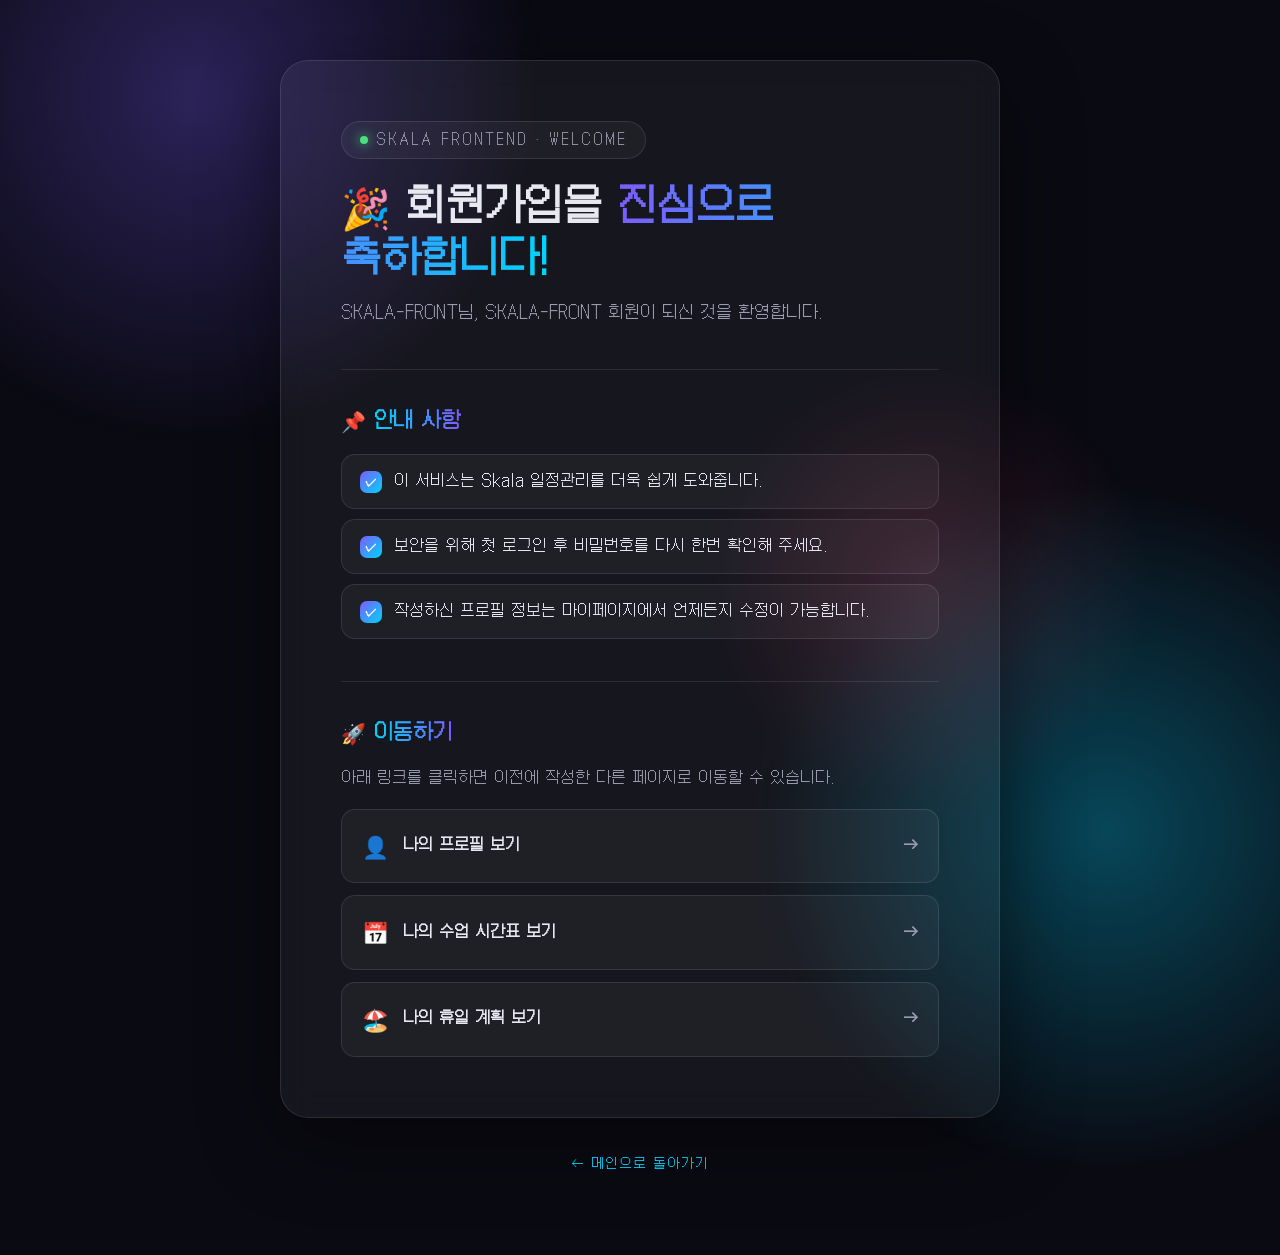
<file: html/signUpResult.html>
<!DOCTYPE html>
<html lang="ko">
<head>
    <meta charset="UTF-8">
    <meta name="viewport" content="width=device-width, initial-scale=1.0">
    <meta name="darkreader-lock">
    <title>SKALA · 회원가입 완료</title>
    <link rel="icon" href="data:image/svg+xml,<svg xmlns=%22http://www.w3.org/2000/svg%22 viewBox=%220 0 100 100%22><text y=%22.9em%22 font-size=%2290%22>🚀</text></svg>">
    <link rel="stylesheet" href="../css/global.css">
    <link rel="stylesheet" href="../css/signUpResult.css">
</head>
<body>
    <div class="aurora">
        <span></span><span></span><span></span>
    </div>

    <div class="container">
    <main class="card">
        <div class="badge"><span class="dot"></span>SKALA FRONTEND · WELCOME</div>
        <h1>🎉 회원가입을 <span class="gradient">진심으로 축하합니다!</span></h1>
        <p class="intro">
            <span data-personal="name" data-fallback="SKALA-FRONT"></span>님,
            SKALA-FRONT 회원이 되신 것을 환영합니다.
        </p>

        <section>
            <h2>📌 <span class="accent">안내 사항</span></h2>
            <ul class="notice">
                <li>이 서비스는 Skala 일정관리를 더욱 쉽게 도와줍니다.</li>
                <li>보안을 위해 첫 로그인 후 비밀번호를 다시 한번 확인해 주세요.</li>
                <li>작성하신 프로필 정보는 마이페이지에서 언제든지 수정이 가능합니다.</li>
            </ul>
        </section>

        <section>
            <h2>🚀 <span class="accent">이동하기</span></h2>
            <p class="desc">아래 링크를 클릭하면 이전에 작성한 다른 페이지로 이동할 수 있습니다.</p>
            <div class="link-grid">
                <a href="myProfile.html" class="link-card">
                    <span class="icon">👤</span>
                    <span>나의 프로필 보기</span>
                    <span class="arrow">→</span>
                </a>
                <a href="myClass.html" class="link-card">
                    <span class="icon">📅</span>
                    <span>나의 수업 시간표 보기</span>
                    <span class="arrow">→</span>
                </a>
                <a href="myHoliday.html" class="link-card">
                    <span class="icon">🏖️</span>
                    <span>나의 휴일 계획 보기</span>
                    <span class="arrow">→</span>
                </a>
            </div>
        </section>
    </main>

    <footer><a href="index.html">← 메인으로 돌아가기</a></footer>
    </div>

    <script src="../js/core/auth.js"></script>
    <script src="../js/features/alarms.js"></script>
    <script>
        // 색종이 폭죽
        const colors = ["#7c5cff", "#00d4ff", "#ff5c8a", "#4ade80", "#facc15"];

        function fireConfetti(x, y) {
            for (let i = 0; i < 40; i++) {
                const c = document.createElement("div");
                c.style.cssText = `
                    position: fixed;
                    left: ${x}px;
                    top: ${y}px;
                    width: ${Math.random() * 8 + 4}px;
                    height: ${Math.random() * 8 + 4}px;
                    background: ${colors[Math.floor(Math.random() * colors.length)]};
                    border-radius: ${Math.random() > 0.5 ? "50%" : "2px"};
                    pointer-events: none;
                    z-index: 999;
                `;
                document.body.appendChild(c);
                const angle = Math.random() * Math.PI * 2;
                const velocity = Math.random() * 300 + 150;
                c.animate([
                    { transform: "translate(0, 0) rotate(0deg)", opacity: 1 },
                    { transform: `translate(${Math.cos(angle) * velocity}px, ${Math.sin(angle) * velocity + 250}px) rotate(${Math.random() * 720}deg)`, opacity: 0 }
                ], { duration: 1200 + Math.random() * 600, easing: "cubic-bezier(0.1, 0.8, 0.3, 1)" })
                .onfinish = () => c.remove();
            }
        }

        // 가입 축하 폭죽 — 화면 위쪽 세 곳에서 터뜨린다
        window.addEventListener("load", () => {
            const w = window.innerWidth;
            [0.25, 0.5, 0.75].forEach((ratio, i) => {
                setTimeout(() => fireConfetti(w * ratio, window.innerHeight * 0.28), i * 220);
            });
        });

        // 이동하기 카드 클릭 → 폭죽을 터뜨린 뒤 이동
        document.querySelectorAll(".link-card").forEach((card) => {
            card.addEventListener("click", (e) => {
                // 새 탭으로 여는 클릭은 기본 동작을 그대로 둔다
                if (e.metaKey || e.ctrlKey || e.shiftKey || e.button !== 0) return;

                e.preventDefault();
                const rect = card.getBoundingClientRect();
                fireConfetti(rect.left + rect.width / 2, rect.top + rect.height / 2);
                setTimeout(() => { window.location.href = card.href; }, 700);
            });
        });
    </script>
</body>
</html>
</file>
<file: css/global.css>
/*
 * style.css — 모든 페이지가 토씨 하나 다르지 않게 똑같이 쓰던 공통 스타일.
 *
 * 색상 변수, 리셋, 오로라 배경, 배지의 초록 점, 제목의 그라디언트 텍스트,
 * 카드/섹션 등장 애니메이션, footer 링크 색상, 전체 컨텐츠를 가운데 정렬하는
 * .container 처럼 페이지마다 100% 동일하게 복사돼 있던 부분만 모았다.
 * 카드 폭·배지 글자 크기·제목 크기처럼 페이지마다 값이 다른 것들은 그대로
 * 각 페이지의 <style> 안에 남겨뒀다.
 *
 * html/myClass.html은 기존에 손대지 않기로 한 파일이라, 이 파일은 <link>로만
 * 연결하고(공통 스타일 적용 과제 요건 충족) 폰트·container 등 구조/디자인은
 * 예전 그대로 자체 <style>을 유지한다.
 */

:root {
    --bg: #0a0a12;
    --surface: rgba(255, 255, 255, 0.05);
    --border: rgba(255, 255, 255, 0.1);
    --text: #e8e8f0;
    --muted: #9a9ab0;
    --accent-1: #7c5cff;
    --accent-2: #00d4ff;
    --accent-3: #ff5c8a;
}

/* Galmuri14 픽셀 폰트: 외부 CDN(jsdelivr /gh/ 경로)이 느려 새로고침마다 폰트가
   늦게 뒤바뀌어 보이는 문제가 있어, 실제로 쓰는 굵기 하나만 직접 호스팅한다. */
@font-face {
    font-family: Galmuri14;
    font-style: normal;
    font-weight: 400;
    font-display: swap;
    src: local('Galmuri14 Regular'), url('./fonts/Galmuri14.woff2') format('woff2');
}

/* 한글은 띄어쓰기 없이 이어진 단어 중간에서 줄이 바뀌면 글자 하나만 떨어져 보이므로,
   띄어쓰기 단위로만 줄을 바꾸게 한다 (예: "소개합니다"가 "소개합니" / "다"로 쪼개지는 문제). */
* { margin: 0; padding: 0; box-sizing: border-box; word-break: keep-all; }

/* ── 움직이는 오로라 배경 ── */
.aurora {
    position: fixed;
    inset: 0;
    z-index: 0;
    pointer-events: none;
}
.aurora span {
    position: absolute;
    width: 55vmax;
    height: 55vmax;
    border-radius: 50%;
    opacity: 0.3;
    animation: drift 16s ease-in-out infinite alternate;
}
.aurora span:nth-child(1) {
    background: radial-gradient(circle, var(--accent-1) 0%, transparent 70%);
    top: -20vmax; left: -12vmax;
}
.aurora span:nth-child(2) {
    background: radial-gradient(circle, var(--accent-2) 0%, transparent 70%);
    bottom: -22vmax; right: -14vmax;
    animation-delay: -8s;
}
.aurora span:nth-child(3) {
    background: radial-gradient(circle, var(--accent-3) 0%, transparent 70%);
    top: 40%; left: 55%;
    width: 35vmax; height: 35vmax;
    opacity: 0.16;
    animation-delay: -4s;
}
@keyframes drift {
    from { transform: translate(0, 0) scale(1); }
    to   { transform: translate(7vmax, 5vmax) scale(1.2); }
}

/* ── 배지 안의 깜빡이는 초록 점 ── */
.badge .dot {
    width: 8px; height: 8px;
    border-radius: 50%;
    background: #4ade80;
    box-shadow: 0 0 12px #4ade80;
    animation: pulse 2s infinite;
}
@keyframes pulse {
    0%, 100% { opacity: 1; }
    50% { opacity: 0.35; }
}

/* ── 제목 그라디언트 텍스트 ── */
h1 .gradient {
    background: linear-gradient(90deg, var(--accent-1), var(--accent-2), var(--accent-3), var(--accent-1));
    background-size: 300% auto;
    -webkit-background-clip: text;
    background-clip: text;
    -webkit-text-fill-color: transparent;
    color: transparent;
    animation: shine 6s linear infinite;
}
@keyframes shine {
    to { background-position: 300% center; }
}
h2 .accent {
    background: linear-gradient(90deg, var(--accent-2), var(--accent-1));
    -webkit-background-clip: text;
    background-clip: text;
    -webkit-text-fill-color: transparent;
    color: transparent;
}

/* ── 카드/섹션 등장 애니메이션 ── */
@keyframes fadeUp {
    from { opacity: 0; transform: translateY(30px); }
    to   { opacity: 1; transform: translateY(0); }
}

/* ── footer 링크 ── */
footer a { color: var(--accent-2); text-decoration: none; }
footer a:hover { text-decoration: underline; }

/* ── 컨텐츠 전체를 가운데 정렬하는 컨테이너 ── */
.container {
    display: flex;
    flex-direction: column;
    align-items: center;
    width: 100%;
}
</file>
<file: css/index.css>
body {
            min-height: 100vh;
            background: var(--bg);
            color: var(--text);
            font-family: Galmuri14, -apple-system, BlinkMacSystemFont, "Apple SD Gothic Neo", "Pretendard", "Segoe UI", sans-serif;
            line-height: 1.7;
            display: flex;
            flex-direction: column;
            align-items: center;
            padding: 92px 24px 48px;
            overflow-x: hidden;
        }

        /* 우측 상단 로그인/회원가입 영역은 js/auth.js가 그린다 */

        /* ── 셸 ── */
        .shell {
            position: relative;
            z-index: 1;
            width: 100%;
            max-width: 1080px;
        }

        /* ── 헤더 ── */
        .site-header {
            padding: clamp(30px, 4vw, 44px) clamp(26px, 4vw, 44px);
            border-radius: 26px;
            background: var(--surface);
            border: 1px solid var(--border);
            backdrop-filter: blur(16px);
            -webkit-backdrop-filter: blur(16px);
            box-shadow: 0 24px 80px rgba(0, 0, 0, 0.45);
            animation: fadeUp 0.9s ease both;
        }
        .badge {
            display: inline-flex;
            align-items: center;
            gap: 8px;
            padding: 7px 18px;
            border-radius: 999px;
            border: 1px solid var(--border);
            background: rgba(255, 255, 255, 0.04);
            font-size: 0.8rem;
            letter-spacing: 0.16em;
            color: var(--muted);
            margin-bottom: 18px;
        }
        h1 {
            font-size: clamp(1.9rem, 5vw, 3rem);
            font-weight: 900;
            letter-spacing: -0.03em;
            line-height: 1.2;
        }
        .tagline {
            margin-top: 12px;
            color: var(--muted);
            font-size: 1rem;
        }
        .tagline .typing {
            border-right: 2px solid var(--accent-2);
            padding-right: 4px;
            animation: blink 0.9s step-end infinite;
        }
        @keyframes blink {
            50% { border-color: transparent; }
        }

        /* ── 3단 레이아웃 ── */
        .layout {
            display: grid;
            grid-template-columns: 240px minmax(0, 1fr) 250px;
            gap: 20px;
            margin-top: 20px;
            align-items: start;
        }

        .panel {
            padding: 26px 24px;
            border-radius: 22px;
            background: var(--surface);
            border: 1px solid var(--border);
            backdrop-filter: blur(16px);
            -webkit-backdrop-filter: blur(16px);
            box-shadow: 0 18px 50px rgba(0, 0, 0, 0.35);
            animation: fadeUp 0.9s ease both;
        }
        .site-nav  { animation-delay: 0.15s; position: sticky; top: 92px; }
        .site-main { animation-delay: 0.3s; }
        .site-aside{ animation-delay: 0.45s; position: sticky; top: 92px; }

        h2 {
            font-size: 1.1rem;
            font-weight: 800;
            letter-spacing: -0.01em;
            margin-bottom: 16px;
        }

        /* ── nav ── */
        .site-nav ul {
            list-style: none;
            display: flex;
            flex-direction: column;
            gap: 8px;
        }
        .nav-link {
            display: flex;
            align-items: center;
            gap: 11px;
            padding: 12px 14px;
            border-radius: 12px;
            text-decoration: none;
            color: var(--text);
            font-size: 0.9rem;
            font-weight: 600;
            background: rgba(255, 255, 255, 0.04);
            border: 1px solid var(--border);
            transition: transform 0.22s ease, border-color 0.22s ease, background 0.22s ease;
        }
        .nav-link:hover {
            transform: translateX(6px);
            border-color: rgba(124, 92, 255, 0.5);
            background: rgba(124, 92, 255, 0.12);
        }
        .nav-link .en {
            margin-left: auto;
            font-size: 0.72rem;
            font-weight: 500;
            color: var(--muted);
        }
        /* <a>가 아니라 <button>으로 만든 메뉴 항목(게임)도 같은 모양이 되도록 */
        button.nav-link {
            width: 100%;
            font-family: inherit;
            cursor: pointer;
        }

        /* ── 게임/가방/링크 보기 창 (공통 다이얼로그 틀) ── */
        dialog#linksDialog,
        dialog#bagDialog,
        dialog#gameDialog,
        dialog#upDownDialog,
        dialog#gradeDialog,
        dialog#snakeDialog {
            width: min(440px, 92vw);
            max-height: 86vh;
            overflow-y: auto;
            margin: auto;
            padding: 0;
            border: none;
            border-radius: 24px;
            color: var(--text);
            background: #12121c;
            box-shadow: 0 30px 90px rgba(0, 0, 0, 0.6);
        }
        dialog#linksDialog::backdrop,
        dialog#bagDialog::backdrop,
        dialog#gameDialog::backdrop,
        dialog#upDownDialog::backdrop,
        dialog#gradeDialog::backdrop,
        dialog#snakeDialog::backdrop { background: rgba(5, 5, 10, 0.65); backdrop-filter: blur(4px); }
        .bag-add-row { display: flex; gap: 8px; margin-bottom: 4px; }
        .bag-add-row input {
            padding: 10px 13px;
            border-radius: 11px;
            font-family: inherit;
            font-size: 0.9rem;
            color: var(--text);
            background: rgba(255, 255, 255, 0.05);
            border: 1px solid var(--border);
            transition: border-color 0.2s ease, background 0.2s ease;
        }
        .bag-add-row input[type="text"] { flex: 2; min-width: 0; }
        .bag-add-row input[type="number"] { flex: 1; min-width: 0; }
        .bag-add-row input:focus {
            outline: none;
            background: rgba(124, 92, 255, 0.08);
            border-color: rgba(124, 92, 255, 0.6);
        }
        .bag-add-row button {
            flex-shrink: 0;
            padding: 10px 18px;
            border-radius: 11px;
            border: none;
            font-family: inherit;
            font-size: 0.88rem;
            font-weight: 700;
            color: #fff;
            cursor: pointer;
            background: linear-gradient(90deg, var(--accent-1), var(--accent-2));
            transition: transform 0.2s ease;
        }
        .bag-add-row button:hover { transform: translateY(-2px); }
        .bag-list { list-style: none; display: grid; gap: 8px; margin-top: 14px; }
        .bag-list li {
            display: flex;
            align-items: center;
            justify-content: space-between;
            gap: 10px;
            padding: 12px 14px;
            border-radius: 12px;
            background: rgba(255, 255, 255, 0.04);
            border: 1px solid var(--border);
            font-size: 0.9rem;
            font-weight: 600;
        }
        .bag-list li.bag-empty {
            display: block;
            text-align: center;
            font-size: 0.85rem;
            font-weight: 400;
            color: var(--muted);
            background: none;
            border: 1px dashed var(--border);
        }
        .bag-del-btn {
            flex-shrink: 0;
            padding: 5px 12px;
            border-radius: 9px;
            border: 1px solid var(--border);
            font-family: inherit;
            font-size: 0.76rem;
            font-weight: 700;
            color: var(--muted);
            cursor: pointer;
            background: rgba(255, 255, 255, 0.04);
            transition: color 0.2s ease, background 0.2s ease, border-color 0.2s ease;
        }
        .bag-del-btn:hover {
            color: #ffc0d2;
            background: rgba(255, 92, 138, 0.14);
            border-color: rgba(255, 92, 138, 0.45);
        }
        .dlg-body { padding: 30px; }
        .dlg-title { font-size: 1.15rem; font-weight: 900; letter-spacing: -0.01em; margin-bottom: 4px; }
        .dlg-sub { font-size: 0.84rem; color: var(--muted); margin-bottom: 20px; }
        .game-choices { display: grid; gap: 12px; }
        .game-choice {
            display: flex;
            align-items: center;
            gap: 14px;
            padding: 16px 18px;
            border-radius: 14px;
            background: rgba(255, 255, 255, 0.04);
            border: 1px solid var(--border);
            cursor: pointer;
            text-align: left;
            text-decoration: none;
            font-family: inherit;
            transition: transform 0.2s ease, border-color 0.2s ease, background 0.2s ease;
        }
        .game-choice:hover {
            transform: translateY(-3px);
            border-color: rgba(124, 92, 255, 0.5);
            background: rgba(124, 92, 255, 0.12);
        }
        .game-icon { font-size: 1.6rem; flex-shrink: 0; }
        .game-info { display: flex; flex-direction: column; gap: 3px; }
        .game-name { font-weight: 800; font-size: 0.95rem; color: var(--text); }
        .game-desc { font-size: 0.8rem; color: var(--muted); }
        .dlg-actions { display: flex; gap: 10px; margin-top: 22px; padding-top: 18px; border-top: 1px solid var(--border); }
        .dlg-actions button {
            flex: 1;
            padding: 12px;
            border-radius: 12px;
            border: none;
            font-family: inherit;
            font-size: 0.92rem;
            font-weight: 700;
            cursor: pointer;
            transition: transform 0.2s ease, box-shadow 0.2s ease, background 0.2s ease;
        }
        .dlg-cancel {
            color: var(--text);
            background: rgba(255, 255, 255, 0.05);
            border: 1px solid var(--border) !important;
        }
        .dlg-cancel:hover { background: rgba(255, 255, 255, 0.1); }
        .dlg-save {
            color: #fff;
            background: linear-gradient(90deg, var(--accent-1), var(--accent-2));
            box-shadow: 0 8px 24px rgba(124, 92, 255, 0.35);
        }
        .dlg-save:hover { transform: translateY(-2px); }

        /* ── 게임 진행 창(입력 + 결과) ── */
        .game-input-row { display: flex; gap: 10px; margin-top: 4px; }
        .game-input-row input {
            flex: 1;
            width: 100%;
            padding: 10px 13px;
            border-radius: 11px;
            font-family: inherit;
            font-size: 0.92rem;
            color: var(--text);
            background: rgba(255, 255, 255, 0.05);
            border: 1px solid var(--border);
            transition: border-color 0.2s ease, background 0.2s ease;
        }
        .game-input-row input:focus {
            outline: none;
            background: rgba(124, 92, 255, 0.08);
            border-color: rgba(124, 92, 255, 0.6);
        }
        .game-input-row button {
            flex-shrink: 0;
            padding: 10px 20px;
            border-radius: 11px;
            border: none;
            font-family: inherit;
            font-size: 0.9rem;
            font-weight: 700;
            color: #fff;
            cursor: pointer;
            background: linear-gradient(90deg, var(--accent-1), var(--accent-2));
            transition: transform 0.2s ease;
        }
        .game-input-row button:hover { transform: translateY(-2px); }
        .game-input-row button:disabled { opacity: 0.5; cursor: not-allowed; transform: none; }
        .game-meta { margin-top: 12px; font-size: 0.82rem; color: var(--muted); }
        .game-feedback { margin-top: 10px; font-size: 0.92rem; font-weight: 700; min-height: 1.4em; }
        .game-feedback.up { color: var(--accent-2); }
        .game-feedback.down { color: var(--accent-3); }
        .game-feedback.win { color: #b8f5cd; }
        .game-feedback.warn { color: #ffc0d2; }

        /* ── 스네이크 게임 ── */
        .snake-stage { text-align: center; }
        .snake-canvas-wrap { position: relative; display: inline-block; }
        #snakeCanvas {
            display: block;
            margin: 0 auto;
            border-radius: 14px;
            border: 1px solid var(--border);
            background: #0a0a12;
            box-shadow: inset 0 0 0 1px rgba(255, 255, 255, 0.03);
        }
        /* 게임오버 시 캔버스(어둡게 처리된) 한가운데 겹쳐서 뜨는 다시 하기 버튼 */
        .snake-overlay-btn {
            position: absolute;
            top: 50%;
            left: 50%;
            transform: translate(-50%, -50%);
            padding: 14px 28px;
            border-radius: 999px;
            border: none;
            font-family: inherit;
            font-size: 0.95rem;
            font-weight: 800;
            color: #fff;
            cursor: pointer;
            background: linear-gradient(90deg, var(--accent-1), var(--accent-2));
            box-shadow: 0 10px 30px rgba(124, 92, 255, 0.5);
            animation: snakeOverlayPop 0.25s ease both;
        }
        .snake-overlay-btn:hover { transform: translate(-50%, -50%) translateY(-2px); }
        @keyframes snakeOverlayPop {
            from { opacity: 0; transform: translate(-50%, -50%) scale(0.8); }
            to   { opacity: 1; transform: translate(-50%, -50%) scale(1); }
        }
        .snake-stage .game-meta { text-align: center; font-weight: 700; }
        .snake-stage .game-feedback { text-align: center; }
        .snake-board { margin-top: 18px; padding-top: 16px; border-top: 1px solid var(--border); }
        .snake-board-title { font-size: 0.85rem; font-weight: 800; margin-bottom: 10px; }
        .snake-board-list { list-style: none; display: grid; gap: 6px; }
        .snake-board-list li {
            display: flex;
            align-items: center;
            gap: 10px;
            padding: 9px 12px;
            border-radius: 10px;
            background: rgba(255, 255, 255, 0.04);
            border: 1px solid var(--border);
            font-size: 0.85rem;
            font-weight: 600;
        }
        .snake-board-list li::before {
            flex-shrink: 0;
            font-size: 1.05rem;
        }
        /* 금·은·동 순서대로 메달 이모지와 색을 입힌다 (순위표는 3위까지만 남는다) */
        .snake-board-list li:nth-child(1) {
            border-color: rgba(250, 204, 21, 0.5);
            background: linear-gradient(135deg, rgba(250, 204, 21, 0.16), rgba(250, 204, 21, 0.03));
        }
        .snake-board-list li:nth-child(1)::before { content: "🥇"; }
        .snake-board-list li:nth-child(1) .snake-board-score { color: #facc15; }
        .snake-board-list li:nth-child(2) {
            border-color: rgba(203, 213, 225, 0.5);
            background: linear-gradient(135deg, rgba(203, 213, 225, 0.14), rgba(203, 213, 225, 0.03));
        }
        .snake-board-list li:nth-child(2)::before { content: "🥈"; }
        .snake-board-list li:nth-child(2) .snake-board-score { color: #cbd5e1; }
        .snake-board-list li:nth-child(3) {
            border-color: rgba(205, 127, 50, 0.5);
            background: linear-gradient(135deg, rgba(205, 127, 50, 0.16), rgba(205, 127, 50, 0.03));
        }
        .snake-board-list li:nth-child(3)::before { content: "🥉"; }
        .snake-board-list li:nth-child(3) .snake-board-score { color: #d99a6c; }
        .snake-board-name { flex: 1; }
        .snake-board-score { color: var(--muted); font-weight: 700; }
        .snake-board-empty {
            text-align: center;
            font-size: 0.82rem;
            font-weight: 400;
            color: var(--muted);
            background: none !important;
            border: 1px dashed var(--border) !important;
        }
        .snake-board-empty::before { content: none !important; }

        /* ── 비로그인 잠금: 헤더 아래를 흐리게 덮는다 ── */
        .gated { position: relative; }
        .gated.locked .layout {
            filter: blur(7px);
            pointer-events: none;
            user-select: none;
        }
        .gate-veil {
            position: absolute;
            inset: 0;
            z-index: 5;
            display: flex;
            justify-content: center;
            align-items: flex-start;
        }
        /* 내용이 길어도 안내 문구가 화면 가운데 머물도록 */
        .gate-box {
            position: sticky;
            top: 34vh;
            padding: 32px 40px;
            border-radius: 22px;
            text-align: center;
            background: rgba(10, 10, 18, 0.55);
            border: 1px solid var(--border);
            backdrop-filter: blur(6px);
            -webkit-backdrop-filter: blur(6px);
            box-shadow: 0 20px 60px rgba(0, 0, 0, 0.5);
        }
        .gate-box .gate-icon { font-size: 2rem; }
        .gate-box .gate-text {
            margin: 8px 0 20px;
            font-size: 1.15rem;
            font-weight: 800;
            letter-spacing: -0.01em;
        }
        .gate-actions { display: flex; gap: 10px; justify-content: center; flex-wrap: wrap; }
        .gate-btn {
            padding: 11px 24px;
            border-radius: 12px;
            font-size: 0.88rem;
            font-weight: 700;
            text-decoration: none;
            transition: transform 0.2s ease, box-shadow 0.2s ease, background 0.2s ease;
        }
        .gate-btn--primary {
            color: #fff;
            background: linear-gradient(90deg, var(--accent-1), var(--accent-2));
            box-shadow: 0 8px 24px rgba(124, 92, 255, 0.4);
        }
        .gate-btn--ghost {
            color: var(--text);
            background: rgba(255, 255, 255, 0.06);
            border: 1px solid var(--border);
        }
        .gate-btn:hover { transform: translateY(-3px); }

        /* ── 오늘의 일정 ── */
        .today-date {
            font-size: 0.84rem;
            color: var(--muted);
            margin-bottom: 14px;
        }
        .today-list {
            list-style: none;
            display: grid;
            gap: 8px;
        }
        .today-list li {
            display: flex;
            align-items: center;
            gap: 12px;
            padding: 12px 16px;
            border-radius: 12px;
            font-size: 0.88rem;
            background: rgba(255, 255, 255, 0.04);
            border: 1px solid var(--border);
        }
        .today-list .time {
            flex-shrink: 0;
            font-variant-numeric: tabular-nums;
            font-size: 0.78rem;
            color: var(--muted);
        }
        .today-list .name { font-weight: 700; }
        /* 이미 끝난 수업은 눈에 덜 띄게 */
        .today-list li.past { opacity: 0.4; }
        .today-list li.past .name { text-decoration: line-through; }
        /* 지금 진행 중인 수업을 가장 강조 */
        .today-list li.now {
            background: linear-gradient(135deg, rgba(124, 92, 255, 0.2), rgba(0, 212, 255, 0.13));
            border-color: rgba(124, 92, 255, 0.55);
            box-shadow: 0 8px 26px rgba(124, 92, 255, 0.25);
        }
        .today-list li.now .name { font-size: 0.95rem; }
        .now-tag {
            margin-left: auto;
            flex-shrink: 0;
            display: inline-flex;
            align-items: center;
            gap: 6px;
            padding: 3px 11px;
            border-radius: 999px;
            font-size: 0.7rem;
            font-weight: 800;
            color: #fff;
            background: linear-gradient(135deg, var(--accent-1), var(--accent-2));
        }
        .now-tag .dot {
            width: 6px; height: 6px;
            border-radius: 50%;
            background: #fff;
            animation: pulse 1.4s infinite;
        }
        .next-tag {
            margin-left: auto;
            flex-shrink: 0;
            font-size: 0.7rem;
            font-weight: 700;
            color: var(--accent-2);
        }
        /* 휴일 계획 항목은 수업과 구분되도록 분홍 테두리를 준다 */
        .today-list li.is-plan { border-color: rgba(255, 92, 138, 0.35); }
        .plan-tag {
            flex-shrink: 0;
            font-size: 0.68rem;
            font-weight: 800;
            padding: 2px 9px;
            border-radius: 999px;
            color: #fff;
            background: linear-gradient(135deg, var(--accent-3), var(--accent-1));
        }
        .today-empty {
            padding: 26px 20px;
            border-radius: 14px;
            text-align: center;
            font-size: 0.92rem;
            color: var(--muted);
            background: rgba(74, 222, 128, 0.07);
            border: 1px dashed rgba(74, 222, 128, 0.35);
        }

        /* ── main ── */
        .news {
            padding: 20px 22px;
            border-radius: 16px;
            background: rgba(255, 255, 255, 0.04);
            border: 1px solid var(--border);
        }
        .news-tag {
            display: inline-block;
            padding: 4px 12px;
            border-radius: 999px;
            font-size: 0.72rem;
            font-weight: 800;
            color: #fff;
            background: linear-gradient(135deg, var(--accent-1), var(--accent-2));
            margin-bottom: 10px;
        }
        .news h3 {
            font-size: 1rem;
            font-weight: 800;
            margin-bottom: 8px;
        }
        .news p {
            font-size: 0.9rem;
            color: var(--muted);
        }
        .news time {
            display: block;
            margin-top: 12px;
            font-size: 0.76rem;
            color: var(--muted);
        }

        .best-cut { margin-top: 28px; }
        .best-cut figure {
            border-radius: 16px;
            overflow: hidden;
            background: rgba(255, 255, 255, 0.04);
            border: 1px solid var(--border);
            transition: transform 0.3s ease, border-color 0.3s ease, box-shadow 0.3s ease;
        }
        .best-cut figure:hover {
            transform: translateY(-5px);
            border-color: rgba(124, 92, 255, 0.45);
            box-shadow: 0 16px 40px rgba(124, 92, 255, 0.25);
        }
        .best-cut img {
            display: block;
            width: 100%;
            aspect-ratio: 16 / 10;
            object-fit: cover;
            /* 이미지 파일을 넣기 전에도 자리와 톤이 유지되도록 */
            background: linear-gradient(135deg, rgba(124, 92, 255, 0.22), rgba(0, 212, 255, 0.14));
            color: var(--muted);
            font-size: 0.85rem;
        }
        .best-cut figcaption {
            padding: 13px 18px;
            font-size: 0.85rem;
            color: var(--muted);
        }
        .best-cut .cut-link { display: block; text-decoration: none; }
        .best-cut .cut-empty {
            display: block;
            padding: 30px 20px;
            border-radius: 16px;
            text-align: center;
            font-size: 0.9rem;
            font-weight: 600;
            color: var(--muted);
            text-decoration: none;
            background: rgba(255, 255, 255, 0.03);
            border: 1px dashed var(--border);
            transition: border-color 0.25s ease, color 0.25s ease;
        }
        .best-cut .cut-empty:hover {
            border-color: rgba(124, 92, 255, 0.5);
            color: var(--text);
        }

        /* ── aside ── */
        .info-item {
            padding: 14px 16px;
            border-radius: 12px;
            font-size: 0.85rem;
            background: rgba(255, 255, 255, 0.04);
            border: 1px solid var(--border);
            margin-bottom: 10px;
        }
        .info-item .k {
            display: block;
            font-size: 0.74rem;
            color: var(--muted);
            margin-bottom: 3px;
        }
        .info-item .v { font-weight: 700; }
        .info-item a { color: var(--accent-2); text-decoration: none; }
        .info-item a:hover { text-decoration: underline; }

        .weather-select {
            display: block;
            width: 100%;
            margin-top: 8px;
            padding: 8px 30px 8px 12px;
            border-radius: 10px;
            font-family: inherit;
            font-size: 0.82rem;
            font-weight: 700;
            color: var(--text);
            background-color: rgba(255, 255, 255, 0.05);
            border: 1px solid var(--border);
            cursor: pointer;
            appearance: none;
            background-image: linear-gradient(45deg, transparent 50%, var(--muted) 50%),
                              linear-gradient(135deg, var(--muted) 50%, transparent 50%);
            background-position: calc(100% - 16px) center, calc(100% - 11px) center;
            background-size: 5px 5px, 5px 5px;
            background-repeat: no-repeat;
            transition: border-color 0.2s ease, background-color 0.2s ease;
        }
        .weather-select:focus {
            outline: none;
            background-color: rgba(124, 92, 255, 0.08);
            border-color: rgba(124, 92, 255, 0.6);
        }
        .weather-select option { background: #16161f; color: var(--text); }
        .weather-result {
            display: flex;
            justify-content: space-between;
            align-items: center;
            gap: 8px;
            margin-top: 10px;
        }
        .weather-result .weather-loading { color: var(--muted); font-size: 0.8rem; font-weight: 600; }
        .weather-result .weather-error { color: #ffc0d2; font-size: 0.8rem; font-weight: 600; }
        .weather-temp {
            font-weight: 800;
            background: linear-gradient(90deg, var(--accent-2), var(--accent-1));
            -webkit-background-clip: text;
            background-clip: text;
            color: transparent;
        }
        .weather-humidity { color: var(--muted); font-size: 0.78rem; font-weight: 600; }

        .alarm-mini { display: flex; flex-wrap: wrap; gap: 6px; margin-top: 6px; }
        .alarm-mini-btn {
            padding: 6px 11px;
            border-radius: 8px;
            border: 1px solid var(--border);
            font-family: inherit;
            font-size: 0.74rem;
            font-weight: 700;
            cursor: pointer;
            color: var(--text);
            background: rgba(255, 255, 255, 0.05);
            transition: background 0.2s ease, border-color 0.2s ease;
        }
        .alarm-mini-btn:hover { background: rgba(124, 92, 255, 0.15); border-color: rgba(124, 92, 255, 0.5); }
        .alarm-mini-on { font-size: 0.74rem; font-weight: 700; color: #b8f5cd; }
        .alarm-mini-off { font-size: 0.74rem; font-weight: 700; color: #ffc0d2; }

        .checklist { display: flex; flex-direction: column; gap: 6px; margin-top: 6px; }
        .checklist li { list-style: none; }
        .checklist label {
            display: flex;
            align-items: center;
            gap: 8px;
            font-size: 0.8rem;
            font-weight: 600;
            color: var(--text);
            cursor: pointer;
        }
        .checklist input[type="checkbox"] { accent-color: var(--accent-1); width: 15px; height: 15px; cursor: pointer; }
        .checklist label.done span { color: var(--muted); text-decoration: line-through; }

        #clock {
            font-variant-numeric: tabular-nums;
            font-weight: 800;
            font-size: 1.05rem;
            background: linear-gradient(90deg, var(--accent-2), var(--accent-1));
            -webkit-background-clip: text;
            background-clip: text;
            color: transparent;
        }

        /* ── 푸터 ── */
        .site-footer {
            margin-top: 20px;
            padding: 24px;
            border-radius: 22px;
            text-align: center;
            font-size: 0.82rem;
            color: var(--muted);
            background: var(--surface);
            border: 1px solid var(--border);
            animation: fadeUp 0.9s 0.6s ease both;
        }
        .site-footer a { color: var(--accent-2); text-decoration: none; }
        .site-footer a:hover { text-decoration: underline; }
        .site-footer .copy {
            margin-top: 6px;
            font-size: 0.76rem;
            opacity: 0.75;
        }

        @media (max-width: 786px) {
            .layout { grid-template-columns: 1fr; }
            .site-nav, .site-aside { position: static; }
        }
</file>
<file: css/logIn.css>
body {
            min-height: 100vh;
            background: var(--bg);
            color: var(--text);
            font-family: Galmuri14, -apple-system, BlinkMacSystemFont, "Apple SD Gothic Neo", "Pretendard", "Segoe UI", sans-serif;
            line-height: 1.7;
            display: flex;
            flex-direction: column;
            align-items: center;
            justify-content: center;
            padding: 92px 24px 48px;
            overflow-x: hidden;
        }

        /* ── 메인 카드 ── */
        .card {
            position: relative;
            z-index: 1;
            width: 100%;
            max-width: 420px;
            padding: clamp(36px, 6vw, 48px);
            border-radius: 28px;
            background: var(--surface);
            border: 1px solid var(--border);
            backdrop-filter: blur(16px);
            -webkit-backdrop-filter: blur(16px);
            box-shadow: 0 24px 80px rgba(0, 0, 0, 0.45);
            animation: fadeUp 0.9s ease both;
        }

        .badge {
            display: inline-flex;
            align-items: center;
            gap: 8px;
            padding: 7px 18px;
            border-radius: 999px;
            border: 1px solid var(--border);
            background: rgba(255, 255, 255, 0.04);
            font-size: 0.8rem;
            letter-spacing: 0.16em;
            color: var(--muted);
            margin-bottom: 20px;
        }

        h1 {
            font-size: clamp(1.6rem, 4.5vw, 2.1rem);
            font-weight: 900;
            letter-spacing: -0.02em;
        }
        .intro {
            margin-top: 10px;
            color: var(--muted);
            font-size: 0.92rem;
        }

        /* ── 폼 ── */
        form { margin-top: 28px; }
        .field { margin-bottom: 16px; }
        .field label {
            display: block;
            font-size: 0.85rem;
            font-weight: 700;
            margin-bottom: 7px;
        }
        input {
            width: 100%;
            padding: 12px 15px;
            border-radius: 12px;
            font-family: inherit;
            font-size: 0.93rem;
            color: var(--text);
            background: rgba(255, 255, 255, 0.05);
            border: 1px solid var(--border);
            transition: border-color 0.2s ease, box-shadow 0.2s ease, background 0.2s ease;
        }
        input::placeholder { color: #6b6b80; }
        input:focus {
            outline: none;
            background: rgba(124, 92, 255, 0.08);
            border-color: rgba(124, 92, 255, 0.6);
            box-shadow: 0 0 0 4px rgba(124, 92, 255, 0.15);
        }

        .error {
            display: none;
            align-items: center;
            gap: 8px;
            margin-bottom: 16px;
            padding: 11px 15px;
            border-radius: 12px;
            font-size: 0.85rem;
            font-weight: 600;
            color: #ffc0d2;
            background: rgba(255, 92, 138, 0.12);
            border: 1px solid rgba(255, 92, 138, 0.4);
        }
        .error.show { display: flex; animation: shake 0.35s ease; }
        @keyframes shake {
            0%, 100% { transform: translateX(0); }
            25% { transform: translateX(-5px); }
            75% { transform: translateX(5px); }
        }

        button[type="submit"] {
            width: 100%;
            margin-top: 6px;
            padding: 14px;
            border-radius: 14px;
            border: none;
            font-family: inherit;
            font-size: 0.96rem;
            font-weight: 700;
            color: #fff;
            cursor: pointer;
            background: linear-gradient(90deg, var(--accent-1), var(--accent-2));
            box-shadow: 0 10px 34px rgba(124, 92, 255, 0.4);
            transition: transform 0.2s ease, box-shadow 0.2s ease;
        }
        button[type="submit"]:hover {
            transform: translateY(-3px) scale(1.02);
            box-shadow: 0 16px 44px rgba(124, 92, 255, 0.55);
        }
        button[type="submit"]:active { transform: translateY(0) scale(0.99); }

        .to-signup {
            margin-top: 22px;
            padding-top: 20px;
            border-top: 1px solid var(--border);
            text-align: center;
            font-size: 0.86rem;
            color: var(--muted);
        }
        .to-signup a {
            color: var(--accent-2);
            font-weight: 700;
            text-decoration: none;
        }
        .to-signup a:hover { text-decoration: underline; }

        /* 이미 로그인한 상태에서 들어온 경우 */
        .already {
            margin-top: 26px;
            padding: 20px;
            border-radius: 16px;
            text-align: center;
            background: rgba(74, 222, 128, 0.08);
            border: 1px solid rgba(74, 222, 128, 0.3);
        }
        .already .who { font-weight: 800; font-size: 1.05rem; }
        .already p { margin-top: 6px; font-size: 0.85rem; color: var(--muted); }
        .already a {
            display: inline-block;
            margin-top: 14px;
            padding: 11px 26px;
            border-radius: 12px;
            font-size: 0.88rem;
            font-weight: 700;
            color: #fff;
            text-decoration: none;
            background: linear-gradient(90deg, var(--accent-1), var(--accent-2));
        }

        footer {
            position: relative;
            z-index: 1;
            margin-top: 30px;
            font-size: 0.8rem;
            color: var(--muted);
            letter-spacing: 0.08em;
        }
</file>
<file: css/myClass.css>
:root {
            --bg: #0a0a12;
            --surface: rgba(255, 255, 255, 0.05);
            --border: rgba(255, 255, 255, 0.1);
            --text: #e8e8f0;
            --muted: #9a9ab0;
            --accent-1: #7c5cff;
            --accent-2: #00d4ff;
            --accent-3: #ff5c8a;
        }

        * { margin: 0; padding: 0; box-sizing: border-box; }

        body {
            min-height: 100vh;
            background: var(--bg);
            color: var(--text);
            font-family: Galmuri14, -apple-system, BlinkMacSystemFont, "Apple SD Gothic Neo", "Pretendard", "Segoe UI", sans-serif;
            line-height: 1.6;
            display: flex;
            flex-direction: column;
            align-items: center;
            padding: 60px 24px 80px;
            overflow-x: hidden;
        }

        /* ── 움직이는 오로라 배경 ── */
        .aurora {
            position: fixed;
            inset: 0;
            z-index: 0;
            pointer-events: none;
        }
        .aurora span {
            position: absolute;
            width: 55vmax;
            height: 55vmax;
            border-radius: 50%;
            opacity: 0.3;
            animation: drift 16s ease-in-out infinite alternate;
        }
        .aurora span:nth-child(1) {
            background: radial-gradient(circle, var(--accent-1) 0%, transparent 70%);
            top: -20vmax; left: -12vmax;
        }
        .aurora span:nth-child(2) {
            background: radial-gradient(circle, var(--accent-2) 0%, transparent 70%);
            bottom: -22vmax; right: -14vmax;
            animation-delay: -8s;
        }
        .aurora span:nth-child(3) {
            background: radial-gradient(circle, var(--accent-3) 0%, transparent 70%);
            top: 40%; left: 55%;
            width: 35vmax; height: 35vmax;
            opacity: 0.16;
            animation-delay: -4s;
        }
        @keyframes drift {
            from { transform: translate(0, 0) scale(1); }
            to   { transform: translate(7vmax, 5vmax) scale(1.2); }
        }

        /* ── 메인 카드 ── */
        .card {
            position: relative;
            z-index: 1;
            width: 100%;
            max-width: 1080px;
            padding: clamp(32px, 5vw, 56px);
            border-radius: 28px;
            background: var(--surface);
            border: 1px solid var(--border);
            backdrop-filter: blur(16px);
            -webkit-backdrop-filter: blur(16px);
            box-shadow: 0 24px 80px rgba(0, 0, 0, 0.45);
            animation: fadeUp 0.9s ease both;
        }

        .badge {
            display: inline-flex;
            align-items: center;
            gap: 8px;
            padding: 7px 18px;
            border-radius: 999px;
            border: 1px solid var(--border);
            background: rgba(255, 255, 255, 0.04);
            font-size: 0.82rem;
            letter-spacing: 0.16em;
            color: var(--muted);
            margin-bottom: 22px;
        }
        .badge .dot {
            width: 8px; height: 8px;
            border-radius: 50%;
            background: #4ade80;
            box-shadow: 0 0 12px #4ade80;
            animation: pulse 2s infinite;
        }
        @keyframes pulse {
            0%, 100% { opacity: 1; }
            50% { opacity: 0.35; }
        }

        h1 {
            font-size: clamp(1.6rem, 4.5vw, 2.4rem);
            font-weight: 900;
            letter-spacing: -0.02em;
            margin-bottom: 30px;
        }
        h1 .gradient {
            background: linear-gradient(90deg, var(--accent-1), var(--accent-2), var(--accent-3), var(--accent-1));
            background-size: 300% auto;
            -webkit-background-clip: text;
            background-clip: text;
            -webkit-text-fill-color: transparent;
            color: transparent;
            animation: shine 6s linear infinite;
        }
        @keyframes shine {
            to { background-position: 300% center; }
        }

        /* ── 시간표 ── */
        .table-wrap {
            overflow-x: auto;
            border-radius: 18px;
            border: 1px solid var(--border);
        }
        table {
            width: 100%;
            border-collapse: separate;
            border-spacing: 4px;
            min-width: 720px;
            padding: 4px;
        }
        thead th {
            padding: 14px 10px;
            font-size: 0.92rem;
            font-weight: 800;
            letter-spacing: 0.02em;
            border-radius: 12px;
            background: linear-gradient(135deg, rgba(124, 92, 255, 0.28), rgba(0, 212, 255, 0.22));
            border: 1px solid rgba(124, 92, 255, 0.3);
        }
        thead th:first-child {
            background: linear-gradient(135deg, rgba(255, 255, 255, 0.1), rgba(255, 255, 255, 0.04));
            border-color: var(--border);
        }
        tbody th {
            padding: 10px 8px;
            font-size: 0.82rem;
            font-weight: 700;
            color: var(--muted);
            white-space: nowrap;
            border-radius: 12px;
            background: rgba(255, 255, 255, 0.04);
            border: 1px solid var(--border);
        }
        tbody td {
            padding: 12px 14px;
            font-size: 0.9rem;
            font-weight: 600;
            text-align: center;
            vertical-align: middle;
            border-radius: 12px;
            background: rgba(255, 255, 255, 0.045);
            border: 1px solid var(--border);
            transition: transform 0.2s ease, background 0.2s ease, border-color 0.2s ease;
        }
        tbody td.class:hover {
            transform: translateY(-3px);
            background: rgba(124, 92, 255, 0.14);
            border-color: rgba(124, 92, 255, 0.45);
        }
        tbody td.empty {
            background: transparent;
            border-style: dashed;
            border-color: rgba(255, 255, 255, 0.06);
        }
        td.lunch {
            font-weight: 800;
            letter-spacing: 0.3em;
            color: #ffd7a1;
            background: linear-gradient(135deg, rgba(250, 204, 21, 0.16), rgba(255, 92, 138, 0.12));
            border-color: rgba(250, 204, 21, 0.28);
        }

        @keyframes fadeUp {
            from { opacity: 0; transform: translateY(30px); }
            to   { opacity: 1; transform: translateY(0); }
        }

        footer {
            position: relative;
            z-index: 1;
            margin-top: 36px;
            font-size: 0.8rem;
            color: var(--muted);
            letter-spacing: 0.08em;
        }
</file>
<file: css/myCurriculum.css>
body {
            min-height: 100vh;
            background: var(--bg);
            color: var(--text);
            font-family: Galmuri14, -apple-system, BlinkMacSystemFont, "Apple SD Gothic Neo", "Pretendard", "Segoe UI", sans-serif;
            line-height: 1.7;
            display: flex;
            flex-direction: column;
            align-items: center;
            padding: 92px 24px 80px;
            overflow-x: hidden;
        }

        .card {
            position: relative; z-index: 1; width: 100%; max-width: 860px;
            padding: clamp(36px, 5vw, 56px); border-radius: 28px;
            background: var(--surface); border: 1px solid var(--border);
            backdrop-filter: blur(16px); -webkit-backdrop-filter: blur(16px);
            box-shadow: 0 24px 80px rgba(0, 0, 0, 0.45);
            animation: fadeUp 0.9s ease both;
        }
        .badge {
            display: inline-flex; align-items: center; gap: 8px; padding: 7px 18px;
            border-radius: 999px; border: 1px solid var(--border);
            background: rgba(255, 255, 255, 0.04); font-size: 0.82rem;
            letter-spacing: 0.16em; color: var(--muted); margin-bottom: 22px;
        }

        h1 { font-size: clamp(1.7rem, 4.5vw, 2.4rem); font-weight: 900; letter-spacing: -0.02em; }
        .intro { margin-top: 12px; color: var(--muted); font-size: 0.98rem; }

        .class-pill {
            display: inline-flex; align-items: center; gap: 8px; margin-top: 16px;
            padding: 8px 16px; border-radius: 999px; font-size: 0.86rem; font-weight: 700;
            color: var(--text); background: rgba(124, 92, 255, 0.14);
            border: 1px solid rgba(124, 92, 255, 0.4);
        }

        section {
            margin-top: 42px; padding-top: 34px; border-top: 1px solid var(--border);
            animation: fadeUp 0.9s 0.15s ease both;
        }
        h2 { font-size: 1.3rem; font-weight: 800; margin-bottom: 8px; letter-spacing: -0.01em; }
        .desc { color: var(--muted); font-size: 0.9rem; margin-bottom: 18px; }

        .guest-note, .no-class-note {
            padding: 20px 24px; border-radius: 18px; font-size: 0.9rem; color: var(--muted);
            background: rgba(124, 92, 255, 0.07); border: 1px dashed rgba(124, 92, 255, 0.4);
        }
        .guest-note a, .no-class-note a { color: var(--accent-2); font-weight: 700; text-decoration: none; }
        .guest-note a:hover, .no-class-note a:hover { text-decoration: underline; }

        /* ── 교육과정 표 ── */
        .curr-table-wrap {
            margin-top: 20px;
            max-height: 560px;
            overflow-y: auto;
            border-radius: 16px;
            border: 1px solid var(--border);
        }
        table.curr-table {
            width: 100%;
            border-collapse: collapse;
            font-size: 0.86rem;
        }
        .curr-table thead th {
            position: sticky;
            top: 0;
            z-index: 1;
            padding: 12px 14px;
            text-align: left;
            font-size: 0.78rem;
            font-weight: 800;
            color: var(--muted);
            background: #14141f;
            border-bottom: 1px solid var(--border);
            white-space: nowrap;
        }
        .curr-table tbody td {
            padding: 11px 14px;
            border-bottom: 1px solid rgba(255, 255, 255, 0.06);
            vertical-align: top;
        }
        .curr-table tbody tr:last-child td { border-bottom: none; }
        .curr-table tbody tr:hover td { background: rgba(255, 255, 255, 0.03); }
        .curr-table .col-week { white-space: nowrap; color: var(--muted); }
        .curr-table .col-date { white-space: nowrap; }
        .curr-table .col-day { white-space: nowrap; color: var(--muted); }
        .curr-table .col-prof { white-space: nowrap; font-weight: 700; }
        .curr-table tr.is-holiday td { color: var(--muted); font-style: italic; }
        .curr-table tr.is-holiday .col-prof { font-weight: 400; }
        .curr-table tr.is-today td {
            background: rgba(124, 92, 255, 0.14);
            box-shadow: inset 3px 0 0 var(--accent-1);
        }
        .curr-table tr.is-today .col-date::after {
            content: "오늘";
            margin-left: 6px;
            padding: 1px 7px;
            border-radius: 999px;
            font-size: 0.68rem;
            font-weight: 800;
            color: #fff;
            background: var(--accent-1);
        }

        footer { position: relative; z-index: 1; margin-top: 36px; font-size: 0.8rem; color: var(--muted); letter-spacing: 0.08em; }
</file>
<file: css/myHoliday.css>
body {
            min-height: 100vh;
            background: var(--bg);
            color: var(--text);
            font-family: Galmuri14, -apple-system, BlinkMacSystemFont, "Apple SD Gothic Neo", "Pretendard", "Segoe UI", sans-serif;
            line-height: 1.7;
            display: flex;
            flex-direction: column;
            align-items: center;
            padding: 92px 24px 80px;
            overflow-x: hidden;
        }

        /* ── 메인 카드 ── */
        .card {
            position: relative; z-index: 1; width: 100%; max-width: 760px;
            padding: clamp(36px, 5vw, 56px); border-radius: 28px;
            background: var(--surface); border: 1px solid var(--border);
            backdrop-filter: blur(16px); -webkit-backdrop-filter: blur(16px);
            box-shadow: 0 24px 80px rgba(0, 0, 0, 0.45);
            animation: fadeUp 0.9s ease both;
        }
        .badge {
            display: inline-flex; align-items: center; gap: 8px; padding: 7px 18px;
            border-radius: 999px; border: 1px solid var(--border);
            background: rgba(255, 255, 255, 0.04); font-size: 0.82rem;
            letter-spacing: 0.16em; color: var(--muted); margin-bottom: 22px;
        }

        h1 { font-size: clamp(1.7rem, 4.5vw, 2.4rem); font-weight: 900; letter-spacing: -0.02em; }
        .intro { margin-top: 12px; color: var(--muted); font-size: 0.98rem; }

        section {
            margin-top: 42px; padding-top: 34px; border-top: 1px solid var(--border);
            animation: fadeUp 0.9s 0.15s ease both;
        }
        h2 { font-size: 1.3rem; font-weight: 800; margin-bottom: 8px; letter-spacing: -0.01em; }
        .desc { color: var(--muted); font-size: 0.9rem; margin-bottom: 18px; }

        /* ── 알림 안내 ── */
        .alarm-box {
            padding: 18px 20px; border-radius: 16px; margin-bottom: 22px;
            background: rgba(124, 92, 255, 0.07); border: 1px solid rgba(124, 92, 255, 0.3);
        }
        .alarm-box p { font-size: 0.86rem; color: var(--muted); line-height: 1.6; }
        .alarm-box p.limit { margin-top: 8px; font-size: 0.78rem; }
        .alarm-actions { display: flex; flex-wrap: wrap; gap: 8px; margin-top: 12px; }
        .alarm-btn {
            padding: 9px 16px; border-radius: 10px; border: 1px solid var(--border);
            font-family: inherit; font-size: 0.82rem; font-weight: 700; cursor: pointer;
            color: var(--text); background: rgba(255, 255, 255, 0.05);
            transition: transform 0.2s ease, background 0.2s ease, border-color 0.2s ease;
        }
        .alarm-btn:hover { transform: translateY(-2px); background: rgba(124, 92, 255, 0.15); border-color: rgba(124, 92, 255, 0.5); }
        .alarm-btn--primary { color: #fff; background: linear-gradient(90deg, var(--accent-1), var(--accent-2)); border: none; }
        .alarm-status { font-size: 0.8rem; font-weight: 700; margin-top: 10px; }
        .alarm-status.on { color: #b8f5cd; }
        .alarm-status.off { color: #ffc0d2; }

        /* ── 캘린더 ── */
        .cal-card { padding: 20px; border-radius: 18px; background: rgba(255, 255, 255, 0.03); border: 1px solid var(--border); }
        .cal-head { display: flex; align-items: center; justify-content: space-between; margin-bottom: 14px; }
        .cal-title { font-weight: 800; font-size: 1.05rem; }
        .cal-nav {
            width: 32px; height: 32px; border-radius: 10px; border: 1px solid var(--border);
            background: rgba(255, 255, 255, 0.05); color: var(--text); font-size: 1rem; cursor: pointer;
            transition: background 0.2s ease, border-color 0.2s ease;
        }
        .cal-nav:hover { background: rgba(124, 92, 255, 0.15); border-color: rgba(124, 92, 255, 0.5); }
        .cal-grid { display: grid; grid-template-columns: repeat(7, 1fr); gap: 6px; }
        .cal-dow { text-align: center; font-size: 0.76rem; color: var(--muted); padding: 6px 0; font-weight: 700; }
        .cal-cell {
            position: relative; aspect-ratio: 1; border-radius: 10px; border: 1px solid transparent;
            background: rgba(255, 255, 255, 0.03); color: var(--text); font-family: inherit;
            cursor: pointer; display: flex; align-items: center; justify-content: center;
            transition: background 0.2s ease, border-color 0.2s ease, transform 0.2s ease;
        }
        .cal-cell:hover { transform: translateY(-2px); background: rgba(124, 92, 255, 0.14); border-color: rgba(124, 92, 255, 0.45); }
        .cal-cell.empty { visibility: hidden; cursor: default; }
        .cal-cell.empty:hover { transform: none; background: none; }
        .cal-cell.today { border-color: rgba(0, 212, 255, 0.6); font-weight: 800; }
        .cal-day-num { font-size: 0.88rem; }
        .cal-cell.has-plan .cal-day-num { font-weight: 800; }
        .cal-dot {
            position: absolute; bottom: 6px; width: 5px; height: 5px; border-radius: 50%;
            background: linear-gradient(135deg, var(--accent-1), var(--accent-2));
        }

        /* ── 계획 추가/수정 창 ── */
        dialog#planDialog {
            width: min(480px, 92vw); max-height: 86vh; overflow-y: auto; margin: auto;
            padding: 0; border: none; border-radius: 24px; color: var(--text);
            background: #12121c; box-shadow: 0 30px 90px rgba(0, 0, 0, 0.6);
        }
        dialog#planDialog::backdrop { background: rgba(5, 5, 10, 0.65); backdrop-filter: blur(4px); }
        .dlg-body { padding: 30px; }
        .dlg-title { font-size: 1.15rem; font-weight: 900; letter-spacing: -0.01em; margin-bottom: 4px; }
        .dlg-sub { font-size: 0.84rem; color: var(--muted); margin-bottom: 20px; }
        .dlg-field { margin-bottom: 16px; }
        .dlg-field label { display: block; font-size: 0.84rem; font-weight: 700; margin-bottom: 6px; }
        .dlg-field .tip-inline { font-weight: 400; color: var(--muted); font-size: 0.76rem; }
        dialog input[type="text"], dialog input[type="time"], dialog textarea {
            width: 100%; padding: 10px 13px; border-radius: 11px; font-family: inherit;
            font-size: 0.9rem; color: var(--text); background: rgba(255, 255, 255, 0.05);
            border: 1px solid var(--border); transition: border-color 0.2s ease, background 0.2s ease, box-shadow 0.2s ease;
        }
        dialog textarea { min-height: 84px; resize: vertical; line-height: 1.6; }
        dialog input::placeholder, dialog textarea::placeholder { color: #6b6b80; }
        dialog input:focus, dialog textarea:focus {
            outline: none; background: rgba(124, 92, 255, 0.08);
            border-color: rgba(124, 92, 255, 0.6); box-shadow: 0 0 0 4px rgba(124, 92, 255, 0.15);
        }
        .dlg-actions { display: flex; gap: 10px; margin-top: 22px; padding-top: 18px; border-top: 1px solid var(--border); }
        .dlg-actions button {
            flex: 1; padding: 12px; border-radius: 12px; border: none; font-family: inherit;
            font-size: 0.92rem; font-weight: 700; cursor: pointer;
            transition: transform 0.2s ease, box-shadow 0.2s ease, background 0.2s ease;
        }
        .dlg-save { color: #fff; background: linear-gradient(90deg, var(--accent-1), var(--accent-2)); box-shadow: 0 8px 26px rgba(124, 92, 255, 0.4); }
        .dlg-save:hover { transform: translateY(-2px); }
        .dlg-cancel { color: var(--text); background: rgba(255, 255, 255, 0.05); border: 1px solid var(--border) !important; }
        .dlg-cancel:hover { background: rgba(255, 255, 255, 0.1); }

        /* ── 등록한 계획 목록 ── */
        .plan-list { display: grid; gap: 14px; }
        .plan-card { padding: 16px 18px; border-radius: 16px; background: rgba(255, 255, 255, 0.04); border: 1px solid var(--border); }
        .plan-head { display: flex; align-items: center; gap: 10px; margin-bottom: 10px; flex-wrap: wrap; }
        .plan-date { font-size: 0.8rem; font-weight: 700; color: var(--accent-2); }
        .plan-alarm-badge {
            font-size: 0.7rem; font-weight: 800; padding: 3px 10px; border-radius: 999px;
            color: #fff; background: linear-gradient(135deg, var(--accent-1), var(--accent-3));
        }
        .plan-title-input {
            width: 100%; padding: 8px 12px; border-radius: 10px; font-family: inherit;
            font-size: 0.94rem; font-weight: 800; color: var(--text);
            background: rgba(255, 255, 255, 0.04); border: 1px solid transparent;
            margin-bottom: 8px; transition: border-color 0.2s ease, background 0.2s ease;
        }
        .plan-content-input {
            width: 100%; padding: 8px 12px; border-radius: 10px; font-family: inherit;
            font-size: 0.84rem; color: var(--muted); line-height: 1.6; min-height: 46px; resize: vertical;
            background: rgba(255, 255, 255, 0.04); border: 1px solid transparent;
            transition: border-color 0.2s ease, background 0.2s ease, color 0.2s ease;
        }
        .plan-title-input:hover, .plan-content-input:hover { border-color: var(--border); }
        .plan-title-input:focus, .plan-content-input:focus {
            outline: none; color: var(--text); background: rgba(124, 92, 255, 0.1); border-color: rgba(124, 92, 255, 0.6);
        }
        .plan-actions { display: flex; gap: 8px; margin-top: 10px; }
        .plan-ics-btn, .del-btn {
            flex-shrink: 0; padding: 7px 13px; border-radius: 10px; border: 1px solid var(--border);
            font-family: inherit; font-size: 0.78rem; font-weight: 700; color: var(--muted); cursor: pointer;
            background: rgba(255, 255, 255, 0.04); transition: color 0.2s ease, background 0.2s ease, border-color 0.2s ease;
        }
        .plan-ics-btn:hover { color: var(--accent-2); background: rgba(0, 212, 255, 0.12); border-color: rgba(0, 212, 255, 0.4); }
        .del-btn:hover { color: #ffc0d2; background: rgba(255, 92, 138, 0.14); border-color: rgba(255, 92, 138, 0.45); }
        .plan-empty {
            padding: 34px 22px; border-radius: 16px; text-align: center; font-size: 0.92rem;
            color: var(--muted); background: rgba(255, 255, 255, 0.03); border: 1px dashed var(--border);
        }

        .status-msg {
            display: none; margin-top: 14px; padding: 11px 15px; border-radius: 12px;
            font-size: 0.85rem; font-weight: 600;
        }
        .status-msg.show { display: block; }
        .status-msg.error { color: #ffc0d2; background: rgba(255, 92, 138, 0.12); border: 1px solid rgba(255, 92, 138, 0.4); }
        .status-msg.ok { color: #b8f5cd; background: rgba(74, 222, 128, 0.1); border: 1px solid rgba(74, 222, 128, 0.35); }

        .guest-note {
            padding: 20px 24px; border-radius: 18px; font-size: 0.9rem; color: var(--muted);
            background: rgba(124, 92, 255, 0.07); border: 1px dashed rgba(124, 92, 255, 0.4);
        }
        .guest-note a { color: var(--accent-2); font-weight: 700; text-decoration: none; }
        .guest-note a:hover { text-decoration: underline; }

        footer { position: relative; z-index: 1; margin-top: 36px; font-size: 0.8rem; color: var(--muted); letter-spacing: 0.08em; }
</file>
<file: css/myMemo.css>
body {
            min-height: 100vh;
            background: var(--bg);
            color: var(--text);
            font-family: Galmuri14, -apple-system, BlinkMacSystemFont, "Apple SD Gothic Neo", "Pretendard", "Segoe UI", sans-serif;
            line-height: 1.7;
            display: flex;
            flex-direction: column;
            align-items: center;
            padding: 92px 24px 80px;
            overflow-x: hidden;
        }

        .card {
            position: relative; z-index: 1; width: 100%; max-width: 720px;
            padding: clamp(36px, 5vw, 56px); border-radius: 28px;
            background: var(--surface); border: 1px solid var(--border);
            backdrop-filter: blur(16px); -webkit-backdrop-filter: blur(16px);
            box-shadow: 0 24px 80px rgba(0, 0, 0, 0.45);
            animation: fadeUp 0.9s ease both;
        }
        .badge {
            display: inline-flex; align-items: center; gap: 8px; padding: 7px 18px;
            border-radius: 999px; border: 1px solid var(--border);
            background: rgba(255, 255, 255, 0.04); font-size: 0.82rem;
            letter-spacing: 0.16em; color: var(--muted); margin-bottom: 22px;
        }

        h1 { font-size: clamp(1.7rem, 4.5vw, 2.4rem); font-weight: 900; letter-spacing: -0.02em; }
        .intro { margin-top: 12px; color: var(--muted); font-size: 0.98rem; }

        section {
            margin-top: 42px; padding-top: 34px; border-top: 1px solid var(--border);
            animation: fadeUp 0.9s 0.15s ease both;
        }
        h2 { font-size: 1.3rem; font-weight: 800; margin-bottom: 8px; letter-spacing: -0.01em; }
        .desc { color: var(--muted); font-size: 0.9rem; margin-bottom: 18px; }

        /* ── 새 메모 작성 ── */
        .new-memo {
            padding: 18px; border-radius: 16px;
            background: rgba(255, 255, 255, 0.03); border: 1px solid var(--border);
        }
        .new-memo input, .new-memo textarea {
            width: 100%; padding: 10px 13px; border-radius: 11px; font-family: inherit;
            font-size: 0.9rem; color: var(--text); background: rgba(255, 255, 255, 0.05);
            border: 1px solid var(--border); transition: border-color 0.2s ease, background 0.2s ease, box-shadow 0.2s ease;
            margin-bottom: 10px;
        }
        .new-memo textarea { min-height: 90px; resize: vertical; line-height: 1.6; }
        .new-memo input::placeholder, .new-memo textarea::placeholder { color: #6b6b80; }
        .new-memo input:focus, .new-memo textarea:focus {
            outline: none; background: rgba(124, 92, 255, 0.08);
            border-color: rgba(124, 92, 255, 0.6); box-shadow: 0 0 0 4px rgba(124, 92, 255, 0.15);
        }
        .add-btn {
            padding: 11px 22px; border-radius: 12px; border: none; font-family: inherit;
            font-size: 0.9rem; font-weight: 700; color: #fff; cursor: pointer;
            background: linear-gradient(90deg, var(--accent-1), var(--accent-2));
            box-shadow: 0 8px 24px rgba(124, 92, 255, 0.35);
            transition: transform 0.2s ease, box-shadow 0.2s ease;
        }
        .add-btn:hover { transform: translateY(-2px); }

        /* ── 메모 목록 ── */
        .memo-list { display: grid; gap: 14px; margin-top: 26px; }
        .memo-card {
            padding: 16px 18px; border-radius: 16px;
            background: rgba(255, 255, 255, 0.04); border: 1px solid var(--border);
            transition: border-color 0.25s ease;
        }
        .memo-card:hover { border-color: rgba(124, 92, 255, 0.35); }
        .memo-head { display: flex; align-items: center; justify-content: space-between; gap: 10px; margin-bottom: 8px; }
        .memo-date { font-size: 0.74rem; color: var(--muted); }
        .memo-title-input {
            width: 100%; padding: 8px 12px; border-radius: 10px; font-family: inherit;
            font-size: 0.94rem; font-weight: 800; color: var(--text);
            background: rgba(255, 255, 255, 0.04); border: 1px solid transparent;
            margin-bottom: 8px; transition: border-color 0.2s ease, background 0.2s ease;
        }
        .memo-content-input {
            width: 100%; padding: 8px 12px; border-radius: 10px; font-family: inherit;
            font-size: 0.86rem; color: var(--muted); line-height: 1.6; min-height: 56px; resize: vertical;
            background: rgba(255, 255, 255, 0.04); border: 1px solid transparent;
            transition: border-color 0.2s ease, background 0.2s ease, color 0.2s ease;
        }
        .memo-title-input:hover, .memo-content-input:hover { border-color: var(--border); }
        .memo-title-input:focus, .memo-content-input:focus {
            outline: none; color: var(--text); background: rgba(124, 92, 255, 0.1); border-color: rgba(124, 92, 255, 0.6);
        }
        .del-btn {
            flex-shrink: 0; padding: 6px 12px; border-radius: 10px; border: 1px solid var(--border);
            font-family: inherit; font-size: 0.76rem; font-weight: 700; color: var(--muted); cursor: pointer;
            background: rgba(255, 255, 255, 0.04); transition: color 0.2s ease, background 0.2s ease, border-color 0.2s ease;
        }
        .del-btn:hover { color: #ffc0d2; background: rgba(255, 92, 138, 0.14); border-color: rgba(255, 92, 138, 0.45); }
        .memo-empty {
            padding: 34px 22px; border-radius: 16px; text-align: center; font-size: 0.92rem;
            color: var(--muted); background: rgba(255, 255, 255, 0.03); border: 1px dashed var(--border);
        }

        .status-msg {
            display: none; margin-top: 14px; padding: 11px 15px; border-radius: 12px;
            font-size: 0.85rem; font-weight: 600;
        }
        .status-msg.show { display: block; }
        .status-msg.error { color: #ffc0d2; background: rgba(255, 92, 138, 0.12); border: 1px solid rgba(255, 92, 138, 0.4); }
        .status-msg.ok { color: #b8f5cd; background: rgba(74, 222, 128, 0.1); border: 1px solid rgba(74, 222, 128, 0.35); }

        .guest-note {
            padding: 20px 24px; border-radius: 18px; font-size: 0.9rem; color: var(--muted);
            background: rgba(124, 92, 255, 0.07); border: 1px dashed rgba(124, 92, 255, 0.4);
        }
        .guest-note a { color: var(--accent-2); font-weight: 700; text-decoration: none; }
        .guest-note a:hover { text-decoration: underline; }

        footer { position: relative; z-index: 1; margin-top: 36px; font-size: 0.8rem; color: var(--muted); letter-spacing: 0.08em; }
</file>
<file: css/myProfile.css>
body {
            min-height: 100vh;
            background: var(--bg);
            color: var(--text);
            font-family: Galmuri14, -apple-system, BlinkMacSystemFont, "Apple SD Gothic Neo", "Pretendard", "Segoe UI", sans-serif;
            line-height: 1.7;
            display: flex;
            flex-direction: column;
            align-items: center;
            padding: 92px 24px 80px;
            overflow-x: hidden;
        }

        /* 이 페이지만 오로라를 살짝 더 진하게 쓴다 */
        .aurora span { opacity: 0.32; }
        .aurora span:nth-child(3) { opacity: 0.18; }

        /* ── 메인 카드 ── */
        .card {
            position: relative;
            z-index: 1;
            width: 100%;
            max-width: 780px;
            padding: clamp(40px, 6vw, 64px) clamp(28px, 5vw, 60px);
            border-radius: 28px;
            background: var(--surface);
            border: 1px solid var(--border);
            backdrop-filter: blur(16px);
            -webkit-backdrop-filter: blur(16px);
            box-shadow: 0 24px 80px rgba(0, 0, 0, 0.45);
            animation: fadeUp 0.9s ease both;
        }

        .card-header {
            display: flex;
            align-items: flex-start;
            justify-content: space-between;
            flex-wrap: wrap;
            gap: 12px;
            margin-bottom: 26px;
        }

        .badge {
            display: inline-flex;
            align-items: center;
            gap: 8px;
            padding: 7px 18px;
            border-radius: 999px;
            border: 1px solid var(--border);
            background: rgba(255, 255, 255, 0.04);
            font-size: 0.82rem;
            letter-spacing: 0.16em;
            color: var(--muted);
        }

        h1 {
            font-size: clamp(1.8rem, 5vw, 2.6rem);
            font-weight: 900;
            letter-spacing: -0.02em;
            line-height: 1.3;
        }

        .intro {
            margin-top: 14px;
            color: var(--muted);
            font-size: 1rem;
        }

        /* ── 섹션 ── */
        section {
            margin-top: 44px;
            padding-top: 36px;
            border-top: 1px solid var(--border);
            animation: fadeUp 0.9s ease both;
        }
        section:nth-of-type(1) { animation-delay: 0.15s; }
        section:nth-of-type(2) { animation-delay: 0.3s; }
        section:nth-of-type(3) { animation-delay: 0.45s; }

        h2 {
            font-size: 1.35rem;
            font-weight: 800;
            margin-bottom: 18px;
            letter-spacing: -0.01em;
        }

        /* ── ul: 좋아하는 음식 ── */
        ul {
            list-style: none;
            display: grid;
            gap: 10px;
        }
        ul li {
            padding: 14px 20px;
            border-radius: 14px;
            background: rgba(255, 255, 255, 0.04);
            border: 1px solid var(--border);
            transition: transform 0.25s ease, border-color 0.25s ease, background 0.25s ease;
        }
        ul li:hover {
            transform: translateX(8px);
            border-color: rgba(124, 92, 255, 0.45);
            background: rgba(124, 92, 255, 0.08);
        }

        /* ── ol: 올해 할 일 ── */
        ol {
            list-style: none;
            counter-reset: todo;
            display: grid;
            gap: 10px;
        }
        ol li {
            counter-increment: todo;
            display: flex;
            align-items: center;
            gap: 16px;
            padding: 14px 20px;
            border-radius: 14px;
            background: rgba(255, 255, 255, 0.04);
            border: 1px solid var(--border);
            transition: transform 0.25s ease, border-color 0.25s ease, background 0.25s ease;
        }
        ol li:hover {
            transform: translateX(8px);
            border-color: rgba(0, 212, 255, 0.45);
            background: rgba(0, 212, 255, 0.07);
        }
        ol li::before {
            content: counter(todo);
            flex-shrink: 0;
            width: 32px;
            height: 32px;
            display: flex;
            align-items: center;
            justify-content: center;
            border-radius: 10px;
            font-weight: 800;
            font-size: 0.9rem;
            color: #fff;
            background: linear-gradient(135deg, var(--accent-1), var(--accent-2));
            box-shadow: 0 4px 14px rgba(124, 92, 255, 0.35);
        }

        /* ── dl: 나를 설명하는 단어들 ── */
        dl {
            display: grid;
            gap: 14px;
        }
        .word {
            padding: 18px 22px;
            border-radius: 14px;
            background: rgba(255, 255, 255, 0.04);
            border: 1px solid var(--border);
            transition: transform 0.25s ease, border-color 0.25s ease, background 0.25s ease;
        }
        .word:hover {
            transform: translateY(-4px);
            border-color: rgba(255, 92, 138, 0.45);
            background: rgba(255, 92, 138, 0.06);
        }
        dt {
            font-weight: 800;
            font-size: 1.05rem;
            margin-bottom: 6px;
        }
        dd {
            color: var(--muted);
            font-size: 0.93rem;
        }

        /* ── 로그인 사용자 정보 ── */
        .me {
            margin-top: 26px;
            padding: 22px 24px;
            border-radius: 18px;
            background: rgba(255, 255, 255, 0.04);
            border: 1px solid var(--border);
        }

        .edit-btn {
            flex-shrink: 0;
            padding: 10px 20px;
            border-radius: 999px;
            border: 1px solid var(--border);
            font-family: inherit;
            font-size: 0.82rem;
            font-weight: 700;
            color: var(--text);
            cursor: pointer;
            background: rgba(255, 255, 255, 0.06);
            transition: transform 0.2s ease, background 0.2s ease, border-color 0.2s ease;
        }
        .edit-btn:hover {
            transform: translateY(-2px);
            background: rgba(124, 92, 255, 0.16);
            border-color: rgba(124, 92, 255, 0.5);
        }
        .edit-btn:active { transform: translateY(0); }

        /* ── 수정 창 ── */
        dialog {
            width: min(560px, 92vw);
            /* 입력칸이 많아 화면보다 길어지므로 높이를 제한하고 안에서 스크롤한다 */
            max-height: 86vh;
            overflow-y: auto;
            margin: auto;
            padding: 0;
            border: none;
            border-radius: 24px;
            color: var(--text);
            background: #12121c;
            box-shadow: 0 30px 90px rgba(0, 0, 0, 0.6);
        }
        dialog::backdrop {
            background: rgba(5, 5, 10, 0.65);
            backdrop-filter: blur(4px);
        }
        .dlg-body { padding: 30px; }
        .dlg-title {
            font-size: 1.25rem;
            font-weight: 900;
            letter-spacing: -0.01em;
            margin-bottom: 4px;
        }
        .dlg-sub {
            font-size: 0.84rem;
            color: var(--muted);
            margin-bottom: 22px;
        }
        .dlg-field { margin-bottom: 16px; }
        .dlg-field > label {
            display: block;
            font-size: 0.84rem;
            font-weight: 700;
            margin-bottom: 6px;
        }
        .dlg-field .tip {
            margin-top: 5px;
            font-size: 0.74rem;
            color: var(--muted);
        }
        dialog input[type="text"],
        dialog input[type="date"],
        dialog select,
        dialog textarea {
            width: 100%;
            padding: 10px 13px;
            border-radius: 11px;
            font-family: inherit;
            font-size: 0.9rem;
            color: var(--text);
            background: rgba(255, 255, 255, 0.05);
            border: 1px solid var(--border);
            transition: border-color 0.2s ease, box-shadow 0.2s ease, background 0.2s ease;
        }
        dialog textarea { min-height: 84px; resize: vertical; line-height: 1.6; }
        dialog select {
            cursor: pointer;
            appearance: none;
            background-image: linear-gradient(45deg, transparent 50%, var(--muted) 50%),
                              linear-gradient(135deg, var(--muted) 50%, transparent 50%);
            background-position: calc(100% - 18px) center, calc(100% - 13px) center;
            background-size: 5px 5px, 5px 5px;
            background-repeat: no-repeat;
            padding-right: 34px;
        }
        dialog select option { background: #16161f; color: var(--text); }
        dialog input::placeholder,
        dialog textarea::placeholder { color: #6b6b80; }
        dialog input:focus,
        dialog select:focus,
        dialog textarea:focus {
            outline: none;
            background: rgba(124, 92, 255, 0.08);
            border-color: rgba(124, 92, 255, 0.6);
            box-shadow: 0 0 0 4px rgba(124, 92, 255, 0.15);
        }
        /* 번호가 붙은 입력칸 */
        .slots { display: grid; gap: 8px; }
        .pair { display: grid; grid-template-columns: minmax(0, 1fr) minmax(0, 1.5fr); gap: 8px; }
        @media (max-width: 520px) {
            .pair { grid-template-columns: 1fr; }
        }

        .dlg-choices { display: flex; flex-wrap: wrap; gap: 8px; }
        .dlg-choice {
            display: inline-flex;
            align-items: center;
            gap: 8px;
            padding: 8px 14px;
            border-radius: 11px;
            font-size: 0.84rem;
            cursor: pointer;
            background: rgba(255, 255, 255, 0.04);
            border: 1px solid var(--border);
            transition: background 0.2s ease, border-color 0.2s ease;
        }
        .dlg-choice input { accent-color: var(--accent-1); cursor: pointer; }
        .dlg-choice:has(input:checked) {
            border-color: rgba(124, 92, 255, 0.65);
            background: rgba(124, 92, 255, 0.14);
        }
        .dlg-actions {
            display: flex;
            gap: 10px;
            margin-top: 24px;
            /* 창이 스크롤돼도 저장 버튼이 항상 보이도록 아래에 붙여둔다 */
            position: sticky;
            bottom: -30px;
            padding: 20px 0;
            border-top: 1px solid var(--border);
            background: #12121c;
        }
        .dlg-actions button {
            flex: 1;
            padding: 12px;
            border-radius: 12px;
            border: none;
            font-family: inherit;
            font-size: 0.92rem;
            font-weight: 700;
            cursor: pointer;
            transition: transform 0.2s ease, box-shadow 0.2s ease, background 0.2s ease;
        }
        .dlg-save {
            color: #fff;
            background: linear-gradient(90deg, var(--accent-1), var(--accent-2));
            box-shadow: 0 8px 26px rgba(124, 92, 255, 0.4);
        }
        .dlg-save:hover { transform: translateY(-2px); }
        .dlg-cancel {
            color: var(--text);
            background: rgba(255, 255, 255, 0.05);
            border: 1px solid var(--border) !important;
        }
        .dlg-cancel:hover { background: rgba(255, 255, 255, 0.1); }

        .saved-toast {
            position: fixed;
            left: 50%;
            bottom: 32px;
            transform: translateX(-50%) translateY(20px);
            z-index: 20;
            padding: 12px 26px;
            border-radius: 999px;
            font-size: 0.88rem;
            font-weight: 700;
            color: #b8f5cd;
            background: rgba(20, 40, 28, 0.95);
            border: 1px solid rgba(74, 222, 128, 0.4);
            opacity: 0;
            pointer-events: none;
            transition: opacity 0.3s ease, transform 0.3s ease;
        }
        .saved-toast.show { opacity: 1; transform: translateX(-50%) translateY(0); }
        .me-quote {
            font-size: 1.02rem;
            font-weight: 700;
            line-height: 1.6;
        }
        .me-quote::before { content: "“"; color: var(--accent-1); margin-right: 2px; }
        .me-quote::after  { content: "”"; color: var(--accent-2); margin-left: 2px; }
        .me-grid {
            display: grid;
            grid-template-columns: repeat(auto-fit, minmax(150px, 1fr));
            gap: 10px;
            margin-top: 18px;
        }
        .me-grid div {
            padding: 11px 14px;
            border-radius: 12px;
            background: rgba(255, 255, 255, 0.04);
            border: 1px solid var(--border);
        }
        .me-grid .k {
            display: block;
            font-size: 0.72rem;
            color: var(--muted);
            margin-bottom: 2px;
        }
        .me-grid .v { font-size: 0.88rem; font-weight: 700; }
        .guest-note {
            margin-top: 26px;
            padding: 20px 24px;
            border-radius: 18px;
            font-size: 0.9rem;
            color: var(--muted);
            background: rgba(124, 92, 255, 0.07);
            border: 1px dashed rgba(124, 92, 255, 0.4);
        }
        .guest-note a { color: var(--accent-2); font-weight: 700; text-decoration: none; }
        .guest-note a:hover { text-decoration: underline; }

        footer {
            position: relative;
            z-index: 1;
            margin-top: 40px;
            font-size: 0.8rem;
            color: var(--muted);
            letter-spacing: 0.08em;
        }
</file>
<file: css/myTrip.css>
body {
            min-height: 100vh;
            background: var(--bg);
            color: var(--text);
            font-family: Galmuri14, -apple-system, BlinkMacSystemFont, "Apple SD Gothic Neo", "Pretendard", "Segoe UI", sans-serif;
            line-height: 1.7;
            display: flex;
            flex-direction: column;
            align-items: center;
            padding: 92px 24px 80px;
            overflow-x: hidden;
        }

        /* ── 메인 카드 ── */
        .card {
            position: relative;
            z-index: 1;
            width: 100%;
            max-width: 760px;
            padding: clamp(36px, 5vw, 56px);
            border-radius: 28px;
            background: var(--surface);
            border: 1px solid var(--border);
            backdrop-filter: blur(16px);
            -webkit-backdrop-filter: blur(16px);
            box-shadow: 0 24px 80px rgba(0, 0, 0, 0.45);
            animation: fadeUp 0.9s ease both;
        }

        .badge {
            display: inline-flex;
            align-items: center;
            gap: 8px;
            padding: 7px 18px;
            border-radius: 999px;
            border: 1px solid var(--border);
            background: rgba(255, 255, 255, 0.04);
            font-size: 0.82rem;
            letter-spacing: 0.16em;
            color: var(--muted);
            margin-bottom: 22px;
        }

        h1 {
            font-size: clamp(1.7rem, 4.5vw, 2.4rem);
            font-weight: 900;
            letter-spacing: -0.02em;
        }

        .intro {
            margin-top: 12px;
            color: var(--muted);
            font-size: 0.98rem;
        }

        /* ── 섹션 ── */
        section {
            margin-top: 42px;
            padding-top: 34px;
            border-top: 1px solid var(--border);
            animation: fadeUp 0.9s 0.15s ease both;
        }
        h2 {
            font-size: 1.3rem;
            font-weight: 800;
            margin-bottom: 8px;
            letter-spacing: -0.01em;
        }
        .desc {
            color: var(--muted);
            font-size: 0.9rem;
            margin-bottom: 18px;
        }

        /* ── 업로드 영역 ── */
        .uploader {
            display: block;
            width: 100%;
            padding: 30px 24px;
            border-radius: 18px;
            text-align: center;
            cursor: pointer;
            font: inherit;
            color: inherit;
            background: rgba(124, 92, 255, 0.06);
            border: 2px dashed rgba(124, 92, 255, 0.45);
            transition: background 0.25s ease, border-color 0.25s ease, transform 0.25s ease;
        }
        .uploader:hover,
        .uploader.dragover {
            background: rgba(124, 92, 255, 0.14);
            border-color: rgba(124, 92, 255, 0.8);
            transform: translateY(-3px);
        }
        .uploader .up-icon { font-size: 2rem; }
        .uploader .up-title {
            margin-top: 8px;
            font-weight: 800;
            font-size: 1rem;
        }
        .uploader .up-sub {
            margin-top: 4px;
            font-size: 0.82rem;
            color: var(--muted);
        }

        .upload-msg {
            display: none;
            margin-top: 12px;
            padding: 11px 15px;
            border-radius: 12px;
            font-size: 0.85rem;
            font-weight: 600;
        }
        .upload-msg.show { display: block; }
        .upload-msg.error {
            color: #ffc0d2;
            background: rgba(255, 92, 138, 0.12);
            border: 1px solid rgba(255, 92, 138, 0.4);
        }
        .upload-msg.ok {
            color: #b8f5cd;
            background: rgba(74, 222, 128, 0.1);
            border: 1px solid rgba(74, 222, 128, 0.35);
        }

        /* ── 앨범(썸네일) 그리드 ── */
        .album {
            display: grid;
            grid-template-columns: repeat(3, 1fr);
            gap: 18px;
            margin-top: 24px;
        }
        @media (max-width: 786px) {
            .album { grid-template-columns: 1fr; }
        }
        .album-card {
            position: relative;
            display: block;
            width: 100%;
            aspect-ratio: 16 / 12;
            padding: 0;
            border-radius: 16px;
            overflow: hidden;
            background: rgba(255, 255, 255, 0.04);
            border: 1px solid var(--border);
            cursor: pointer;
            font-family: inherit;
            transition: transform 0.3s ease, border-color 0.3s ease, box-shadow 0.3s ease;
        }
        .album-card:hover {
            transform: translateY(-6px);
            border-color: rgba(124, 92, 255, 0.45);
            box-shadow: 0 16px 40px rgba(124, 92, 255, 0.25);
        }
        .album-card img {
            display: block;
            width: 100%;
            height: 100%;
            object-fit: cover;
            background: linear-gradient(135deg, rgba(124, 92, 255, 0.22), rgba(0, 212, 255, 0.14));
        }
        .album-cover-fallback {
            display: flex;
            align-items: center;
            justify-content: center;
            width: 100%;
            height: 100%;
            font-size: 2.6rem;
            background: linear-gradient(135deg, rgba(124, 92, 255, 0.22), rgba(0, 212, 255, 0.14));
        }
        .media-badges {
            position: absolute;
            top: 10px;
            right: 10px;
            display: flex;
            gap: 6px;
        }
        .media-badge {
            padding: 3px 8px;
            border-radius: 999px;
            font-size: 0.72rem;
            font-weight: 700;
            color: var(--text);
            background: rgba(10, 10, 18, 0.65);
            backdrop-filter: blur(4px);
        }
        .album-overlay {
            position: absolute;
            left: 0; right: 0; bottom: 0;
            padding: 26px 12px 10px;
            text-align: left;
            background: linear-gradient(0deg, rgba(5, 5, 10, 0.88), transparent);
        }
        .album-card-title {
            font-size: 0.88rem;
            font-weight: 800;
            color: #fff;
            white-space: nowrap;
            overflow: hidden;
            text-overflow: ellipsis;
        }
        .album-card-date {
            margin-top: 2px;
            font-size: 0.72rem;
            color: rgba(255, 255, 255, 0.65);
        }

        .album-empty {
            padding: 34px 22px;
            border-radius: 16px;
            text-align: center;
            font-size: 0.92rem;
            color: var(--muted);
            background: rgba(255, 255, 255, 0.03);
            border: 1px dashed var(--border);
        }

        .guest-note {
            padding: 20px 24px;
            border-radius: 18px;
            font-size: 0.9rem;
            color: var(--muted);
            background: rgba(124, 92, 255, 0.07);
            border: 1px dashed rgba(124, 92, 255, 0.4);
        }
        .guest-note a { color: var(--accent-2); font-weight: 700; text-decoration: none; }
        .guest-note a:hover { text-decoration: underline; }

        /* ── 대화상자 공통 ── */
        dialog#uploadDialog,
        dialog#viewDialog {
            width: min(600px, 92vw);
            max-height: 86vh;
            overflow-y: auto;
            margin: auto;
            padding: 0;
            border: none;
            border-radius: 24px;
            color: var(--text);
            background: #12121c;
            box-shadow: 0 30px 90px rgba(0, 0, 0, 0.6);
        }
        dialog#uploadDialog::backdrop,
        dialog#viewDialog::backdrop {
            background: rgba(5, 5, 10, 0.65);
            backdrop-filter: blur(4px);
        }
        .dlg-body { position: relative; padding: 30px; }
        .dlg-title {
            font-size: 1.2rem;
            font-weight: 900;
            letter-spacing: -0.01em;
            margin-bottom: 4px;
        }
        .dlg-sub {
            font-size: 0.84rem;
            color: var(--muted);
            margin-bottom: 20px;
        }
        .dlg-hint {
            margin-top: 10px;
            font-size: 0.78rem;
            color: var(--muted);
        }

        /* ── 업로드 창: 사진 썸네일 선택 ── */
        .pending-photos-grid {
            display: grid;
            grid-template-columns: repeat(auto-fill, minmax(96px, 1fr));
            gap: 10px;
        }
        .pending-thumb {
            position: relative;
            padding: 0;
            border-radius: 12px;
            overflow: hidden;
            aspect-ratio: 1;
            border: 2px solid var(--border);
            cursor: pointer;
            background: none;
            transition: border-color 0.2s ease;
        }
        .pending-thumb.active { border-color: var(--accent-1); }
        .pending-thumb img { display: block; width: 100%; height: 100%; object-fit: cover; }
        .pending-thumb-tag {
            position: absolute;
            left: 0; right: 0; bottom: 0;
            padding: 3px 4px;
            font-size: 0.65rem;
            font-weight: 700;
            text-align: center;
            color: #fff;
            background: rgba(5, 5, 10, 0.6);
        }
        .pending-thumb.active .pending-thumb-tag {
            background: rgba(124, 92, 255, 0.75);
        }
        .pending-thumb-remove {
            position: absolute;
            top: 4px; right: 4px;
            width: 20px; height: 20px;
            display: flex;
            align-items: center;
            justify-content: center;
            border-radius: 50%;
            font-size: 0.8rem;
            line-height: 1;
            color: #fff;
            background: rgba(5, 5, 10, 0.65);
        }
        .pending-thumb-remove:hover { background: rgba(255, 92, 138, 0.8); }

        .add-more-btn {
            display: inline-block;
            margin-top: 10px;
            padding: 8px 14px;
            border-radius: 10px;
            font-size: 0.82rem;
            font-weight: 700;
            color: var(--muted);
            background: rgba(255, 255, 255, 0.04);
            border: 1px dashed var(--border);
            cursor: pointer;
            transition: color 0.2s ease, border-color 0.2s ease;
        }
        .add-more-btn:hover { color: var(--text); border-color: rgba(124, 92, 255, 0.5); }

        /* ── 업로드 창: 영상·음악 선택 줄 ── */
        .media-pick-row {
            display: flex;
            align-items: center;
            gap: 10px;
            margin-top: 14px;
            padding: 10px 12px;
            border-radius: 12px;
            background: rgba(255, 255, 255, 0.03);
            border: 1px solid var(--border);
        }
        .media-pick-icon { font-size: 1.1rem; }
        .media-pick-label { font-size: 0.82rem; font-weight: 700; flex-shrink: 0; }
        .media-pick-name {
            flex: 1;
            font-size: 0.8rem;
            color: var(--muted);
            white-space: nowrap;
            overflow: hidden;
            text-overflow: ellipsis;
        }
        .media-pick-btn {
            flex-shrink: 0;
            padding: 6px 12px;
            border-radius: 8px;
            font-size: 0.78rem;
            font-weight: 700;
            color: var(--text);
            background: rgba(124, 92, 255, 0.18);
            cursor: pointer;
        }
        .media-pick-remove {
            flex-shrink: 0;
            width: 22px; height: 22px;
            display: flex;
            align-items: center;
            justify-content: center;
            border-radius: 50%;
            font-size: 0.85rem;
            cursor: pointer;
            color: var(--muted);
        }
        .media-pick-remove:hover { color: #ffc0d2; background: rgba(255, 92, 138, 0.14); }

        .pending-fields { display: grid; gap: 8px; }
        .pending-fields input,
        .pending-fields textarea {
            width: 100%;
            padding: 8px 11px;
            border-radius: 10px;
            font-family: inherit;
            font-size: 0.86rem;
            color: var(--text);
            background: rgba(255, 255, 255, 0.05);
            border: 1px solid var(--border);
            transition: border-color 0.2s ease, background 0.2s ease;
        }
        .pending-fields textarea { min-height: 50px; resize: vertical; line-height: 1.5; }
        .pending-fields input::placeholder,
        .pending-fields textarea::placeholder { color: #6b6b80; }
        .pending-fields input:focus,
        .pending-fields textarea:focus {
            outline: none;
            background: rgba(124, 92, 255, 0.08);
            border-color: rgba(124, 92, 255, 0.6);
        }

        .dlg-actions {
            display: flex;
            gap: 10px;
            margin-top: 22px;
            position: sticky;
            bottom: -30px;
            padding: 20px 0;
            border-top: 1px solid var(--border);
            background: #12121c;
        }
        .dlg-actions button {
            flex: 1;
            padding: 12px;
            border-radius: 12px;
            border: none;
            font-family: inherit;
            font-size: 0.92rem;
            font-weight: 700;
            cursor: pointer;
            transition: transform 0.2s ease, box-shadow 0.2s ease, background 0.2s ease, opacity 0.2s ease;
        }
        .dlg-save {
            color: #fff;
            background: linear-gradient(90deg, var(--accent-1), var(--accent-2));
            box-shadow: 0 8px 26px rgba(124, 92, 255, 0.4);
        }
        .dlg-save:hover { transform: translateY(-2px); }
        .dlg-save:disabled { opacity: 0.6; cursor: not-allowed; transform: none; }
        .dlg-cancel {
            color: var(--text);
            background: rgba(255, 255, 255, 0.05);
            border: 1px solid var(--border) !important;
        }
        .dlg-cancel:hover { background: rgba(255, 255, 255, 0.1); }
        .dlg-delete {
            color: #ffc0d2;
            background: rgba(255, 92, 138, 0.12);
            border: 1px solid rgba(255, 92, 138, 0.4) !important;
        }
        .dlg-delete:hover { background: rgba(255, 92, 138, 0.22); }

        /* ── 앨범 보기 창 ── */
        .view-close {
            position: absolute;
            top: 18px; right: 18px;
            width: 32px; height: 32px;
            display: flex;
            align-items: center;
            justify-content: center;
            border-radius: 50%;
            font-size: 1.1rem;
            color: var(--muted);
            background: rgba(255, 255, 255, 0.06);
            border: none;
            cursor: pointer;
        }
        .view-close:hover { color: var(--text); background: rgba(255, 255, 255, 0.12); }

        .view-title-input {
            width: 100%;
            padding: 6px 4px;
            margin-bottom: 6px;
            padding-right: 40px;
            border: none;
            border-bottom: 1px solid transparent;
            font-family: inherit;
            font-size: 1.15rem;
            font-weight: 900;
            color: var(--text);
            background: none;
        }
        .view-title-input:focus,
        .view-title-input:hover { outline: none; border-bottom-color: var(--border); }
        .view-title-input:disabled { color: var(--text); opacity: 1; }

        .view-content-input {
            width: 100%;
            padding: 6px 4px;
            margin-bottom: 18px;
            border: none;
            font-family: inherit;
            font-size: 0.88rem;
            line-height: 1.6;
            color: var(--muted);
            background: none;
            resize: vertical;
            min-height: 40px;
        }
        .view-content-input:focus,
        .view-content-input:hover { outline: none; }
        .view-content-input:disabled { color: var(--muted); opacity: 1; }

        .view-photos {
            display: grid;
            grid-template-columns: repeat(auto-fill, minmax(130px, 1fr));
            gap: 10px;
            margin-bottom: 8px;
        }
        .view-photo {
            position: relative;
            border-radius: 12px;
            overflow: hidden;
            border: 1px solid var(--border);
        }
        .view-photo img {
            display: block;
            width: 100%;
            aspect-ratio: 4 / 3;
            object-fit: cover;
        }
        .thumb-pick {
            position: absolute;
            left: 6px; right: 6px; bottom: 6px;
            padding: 4px 6px;
            border-radius: 8px;
            font-size: 0.68rem;
            font-weight: 700;
            text-align: center;
            color: #fff;
            background: rgba(5, 5, 10, 0.65);
            border: none;
            cursor: pointer;
        }
        .thumb-pick.active { background: rgba(124, 92, 255, 0.8); }

        .view-media { margin-top: 18px; }
        .view-media-label {
            font-size: 0.85rem;
            font-weight: 700;
            margin-bottom: 8px;
        }
        .view-media audio,
        .view-media video {
            width: 100%;
            border-radius: 12px;
            accent-color: var(--accent-1);
        }
        .view-media video { max-height: 320px; background: #000; }

        footer {
            position: relative;
            z-index: 1;
            margin-top: 36px;
            font-size: 0.8rem;
            color: var(--muted);
            letter-spacing: 0.08em;
        }
</file>
<file: css/signUp.css>
body {
            min-height: 100vh;
            background: var(--bg);
            color: var(--text);
            font-family: Galmuri14, -apple-system, BlinkMacSystemFont, "Apple SD Gothic Neo", "Pretendard", "Segoe UI", sans-serif;
            line-height: 1.7;
            display: flex;
            flex-direction: column;
            align-items: center;
            padding: 92px 24px 80px;
            overflow-x: hidden;
        }

        /* ── 메인 카드 ── */
        .card {
            position: relative;
            z-index: 1;
            width: 100%;
            max-width: 720px;
            padding: clamp(36px, 5vw, 56px);
            border-radius: 28px;
            background: var(--surface);
            border: 1px solid var(--border);
            backdrop-filter: blur(16px);
            -webkit-backdrop-filter: blur(16px);
            box-shadow: 0 24px 80px rgba(0, 0, 0, 0.45);
            animation: fadeUp 0.9s ease both;
        }

        .badge {
            display: inline-flex;
            align-items: center;
            gap: 8px;
            padding: 7px 18px;
            border-radius: 999px;
            border: 1px solid var(--border);
            background: rgba(255, 255, 255, 0.04);
            font-size: 0.82rem;
            letter-spacing: 0.16em;
            color: var(--muted);
            margin-bottom: 22px;
        }

        h1 {
            font-size: clamp(1.7rem, 4.5vw, 2.4rem);
            font-weight: 900;
            letter-spacing: -0.02em;
        }

        .intro {
            margin-top: 12px;
            color: var(--muted);
            font-size: 0.98rem;
        }

        /* ── fieldset / legend ── */
        fieldset {
            margin-top: 30px;
            padding: 26px 24px 24px;
            border: 1px solid var(--border);
            border-radius: 18px;
            background: rgba(255, 255, 255, 0.03);
            animation: fadeUp 0.9s ease both;
        }
        fieldset:nth-of-type(1) { animation-delay: 0.15s; }
        fieldset:nth-of-type(2) { animation-delay: 0.3s; }
        fieldset:nth-of-type(3) { animation-delay: 0.45s; }

        legend {
            padding: 5px 16px;
            border-radius: 999px;
            font-size: 0.88rem;
            font-weight: 800;
            letter-spacing: 0.02em;
            color: #fff;
            background: linear-gradient(135deg, var(--accent-1), var(--accent-2));
            box-shadow: 0 6px 20px rgba(124, 92, 255, 0.35);
        }

        /* ── 입력 행 ── */
        .field {
            display: grid;
            grid-template-columns: 120px 1fr;
            align-items: center;
            gap: 8px 16px;
            margin-top: 18px;
        }
        .field:first-of-type { margin-top: 6px; }
        .field > label {
            font-size: 0.9rem;
            font-weight: 700;
            color: var(--text);
        }
        .field.stack {
            grid-template-columns: 1fr;
            align-items: start;
        }
        .req {
            font-size: 0.75rem;
            font-weight: 700;
            color: var(--accent-3);
            margin-left: 4px;
        }
        .hint {
            grid-column: 2;
            font-size: 0.76rem;
            color: var(--muted);
            transition: color 0.15s ease;
        }
        .field.stack .hint { grid-column: 1; }
        .hint.hint-ok { color: #4ade80; font-weight: 700; }
        .hint.hint-bad { color: #ffc0d2; font-weight: 700; }

        input[type="text"],
        input[type="password"],
        input[type="date"],
        select,
        textarea {
            width: 100%;
            padding: 11px 14px;
            border-radius: 12px;
            font-family: inherit;
            font-size: 0.92rem;
            color: var(--text);
            background: rgba(255, 255, 255, 0.05);
            border: 1px solid var(--border);
            transition: border-color 0.2s ease, box-shadow 0.2s ease, background 0.2s ease;
        }
        input::placeholder,
        textarea::placeholder { color: #6b6b80; }
        input:focus,
        select:focus,
        textarea:focus {
            outline: none;
            background: rgba(124, 92, 255, 0.08);
            border-color: rgba(124, 92, 255, 0.6);
            box-shadow: 0 0 0 4px rgba(124, 92, 255, 0.15);
        }
        input:invalid:not(:placeholder-shown) {
            border-color: rgba(255, 92, 138, 0.6);
        }
        select {
            cursor: pointer;
            appearance: none;
            background-image: linear-gradient(45deg, transparent 50%, var(--muted) 50%),
                              linear-gradient(135deg, var(--muted) 50%, transparent 50%);
            background-position: calc(100% - 18px) center, calc(100% - 13px) center;
            background-size: 5px 5px, 5px 5px;
            background-repeat: no-repeat;
            padding-right: 34px;
        }
        select option { background: #16161f; color: var(--text); }
        textarea {
            min-height: 110px;
            resize: vertical;
            line-height: 1.6;
        }

        /* ── 이메일 행 ── */
        .email-row {
            display: flex;
            align-items: center;
            gap: 10px;
            flex-wrap: wrap;
        }
        .email-row input { flex: 1 1 130px; }
        .email-row select { flex: 1 1 150px; }
        .email-row .at { color: var(--muted); font-weight: 700; }

        /* ── 라디오 / 체크박스 ── */
        .choices {
            display: flex;
            flex-wrap: wrap;
            gap: 10px;
        }
        .choices.column { flex-direction: column; gap: 8px; }
        .choice {
            display: inline-flex;
            align-items: center;
            gap: 9px;
            padding: 9px 16px;
            border-radius: 12px;
            font-size: 0.88rem;
            cursor: pointer;
            background: rgba(255, 255, 255, 0.04);
            border: 1px solid var(--border);
            transition: border-color 0.2s ease, background 0.2s ease, transform 0.2s ease;
        }
        .choice:hover {
            transform: translateY(-2px);
            border-color: rgba(124, 92, 255, 0.4);
            background: rgba(124, 92, 255, 0.08);
        }
        .choice input {
            accent-color: var(--accent-1);
            width: 15px;
            height: 15px;
            cursor: pointer;
        }
        .choice:has(input:checked) {
            border-color: rgba(124, 92, 255, 0.65);
            background: rgba(124, 92, 255, 0.14);
        }

        .counter {
            margin-top: 8px;
            text-align: right;
            font-size: 0.76rem;
            color: var(--muted);
        }

        /* ── 번호가 붙은 입력칸 ── */
        .slots { display: grid; gap: 8px; }
        .pair { display: grid; grid-template-columns: minmax(0, 1fr) minmax(0, 1.6fr); gap: 8px; }
        @media (max-width: 560px) {
            .pair { grid-template-columns: 1fr; }
        }

        /* ── 폼 오류 ── */
        .form-error {
            display: none;
            align-items: center;
            gap: 8px;
            margin-top: 26px;
            padding: 12px 16px;
            border-radius: 12px;
            font-size: 0.86rem;
            font-weight: 600;
            color: #ffc0d2;
            background: rgba(255, 92, 138, 0.12);
            border: 1px solid rgba(255, 92, 138, 0.4);
        }
        .form-error.show { display: flex; }

        /* ── 버튼 ── */
        .actions {
            display: flex;
            gap: 12px;
            margin-top: 32px;
            flex-wrap: wrap;
            animation: fadeUp 0.9s 0.6s ease both;
        }
        button {
            flex: 1 1 160px;
            padding: 14px 28px;
            border-radius: 14px;
            border: none;
            font-family: inherit;
            font-size: 0.96rem;
            font-weight: 700;
            cursor: pointer;
            transition: transform 0.2s ease, box-shadow 0.2s ease, background 0.2s ease;
        }
        button[type="submit"] {
            color: #fff;
            background: linear-gradient(90deg, var(--accent-1), var(--accent-2));
            box-shadow: 0 10px 34px rgba(124, 92, 255, 0.4);
        }
        button[type="submit"]:hover {
            transform: translateY(-4px) scale(1.02);
            box-shadow: 0 16px 46px rgba(124, 92, 255, 0.55);
        }
        button[type="reset"] {
            color: var(--text);
            background: rgba(255, 255, 255, 0.05);
            border: 1px solid var(--border);
        }
        button[type="reset"]:hover {
            transform: translateY(-4px);
            background: rgba(255, 92, 138, 0.1);
            border-color: rgba(255, 92, 138, 0.45);
        }
        button:active { transform: translateY(-1px) scale(0.99); }

        footer {
            position: relative;
            z-index: 1;
            margin-top: 36px;
            font-size: 0.8rem;
            color: var(--muted);
            letter-spacing: 0.08em;
        }

        @media (max-width: 560px) {
            .field { grid-template-columns: 1fr; }
            .hint { grid-column: 1; }
        }
</file>
<file: css/signUpResult.css>
body {
            min-height: 100vh;
            background: var(--bg);
            color: var(--text);
            font-family: Galmuri14, -apple-system, BlinkMacSystemFont, "Apple SD Gothic Neo", "Pretendard", "Segoe UI", sans-serif;
            line-height: 1.7;
            display: flex;
            flex-direction: column;
            align-items: center;
            justify-content: center;
            padding: 60px 24px 80px;
            overflow-x: hidden;
        }

        /* ── 메인 카드 ── */
        .card {
            position: relative;
            z-index: 1;
            width: 100%;
            max-width: 720px;
            padding: clamp(40px, 6vw, 60px);
            border-radius: 28px;
            background: var(--surface);
            border: 1px solid var(--border);
            backdrop-filter: blur(16px);
            -webkit-backdrop-filter: blur(16px);
            box-shadow: 0 24px 80px rgba(0, 0, 0, 0.45);
            animation: fadeUp 0.9s ease both;
        }

        .badge {
            display: inline-flex;
            align-items: center;
            gap: 8px;
            padding: 7px 18px;
            border-radius: 999px;
            border: 1px solid var(--border);
            background: rgba(255, 255, 255, 0.04);
            font-size: 0.82rem;
            letter-spacing: 0.16em;
            color: var(--muted);
            margin-bottom: 22px;
        }

        h1 {
            font-size: clamp(1.7rem, 4.6vw, 2.5rem);
            font-weight: 900;
            letter-spacing: -0.02em;
            line-height: 1.3;
        }

        .intro {
            margin-top: 14px;
            color: var(--muted);
            font-size: 1rem;
        }

        /* ── 섹션 ── */
        section {
            margin-top: 42px;
            padding-top: 34px;
            border-top: 1px solid var(--border);
            animation: fadeUp 0.9s ease both;
        }
        section:nth-of-type(1) { animation-delay: 0.2s; }
        section:nth-of-type(2) { animation-delay: 0.4s; }

        h2 {
            font-size: 1.25rem;
            font-weight: 800;
            margin-bottom: 16px;
            letter-spacing: -0.01em;
        }
        .desc {
            color: var(--muted);
            font-size: 0.92rem;
            margin-bottom: 18px;
        }

        /* ── 안내 사항 ── */
        .notice {
            list-style: none;
            display: grid;
            gap: 10px;
        }
        .notice li {
            display: flex;
            align-items: flex-start;
            gap: 12px;
            padding: 14px 18px;
            border-radius: 14px;
            font-size: 0.92rem;
            background: rgba(255, 255, 255, 0.04);
            border: 1px solid var(--border);
            transition: transform 0.25s ease, border-color 0.25s ease, background 0.25s ease;
        }
        .notice li:hover {
            transform: translateX(8px);
            border-color: rgba(0, 212, 255, 0.4);
            background: rgba(0, 212, 255, 0.07);
        }
        .notice li::before {
            content: "✓";
            flex-shrink: 0;
            width: 22px;
            height: 22px;
            margin-top: 2px;
            display: flex;
            align-items: center;
            justify-content: center;
            border-radius: 7px;
            font-size: 0.75rem;
            font-weight: 800;
            color: #fff;
            background: linear-gradient(135deg, var(--accent-1), var(--accent-2));
        }

        /* ── 이동하기 ── */
        .link-grid {
            display: grid;
            gap: 12px;
        }
        .link-card {
            display: flex;
            align-items: center;
            gap: 14px;
            padding: 18px 20px;
            border-radius: 14px;
            text-decoration: none;
            color: var(--text);
            font-weight: 700;
            font-size: 0.95rem;
            background: rgba(255, 255, 255, 0.04);
            border: 1px solid var(--border);
            transition: transform 0.25s ease, border-color 0.25s ease, background 0.25s ease, box-shadow 0.25s ease;
        }
        .link-card:hover {
            transform: translateY(-4px);
            background: rgba(124, 92, 255, 0.1);
            border-color: rgba(124, 92, 255, 0.45);
            box-shadow: 0 12px 32px rgba(124, 92, 255, 0.25);
        }
        .link-card .icon { font-size: 1.35rem; }
        .link-card .arrow {
            margin-left: auto;
            color: var(--muted);
            transition: transform 0.25s ease, color 0.25s ease;
        }
        .link-card:hover .arrow {
            transform: translateX(5px);
            color: var(--accent-2);
        }

        footer {
            position: relative;
            z-index: 1;
            margin-top: 36px;
            font-size: 0.8rem;
            color: var(--muted);
            letter-spacing: 0.08em;
        }
</file>
